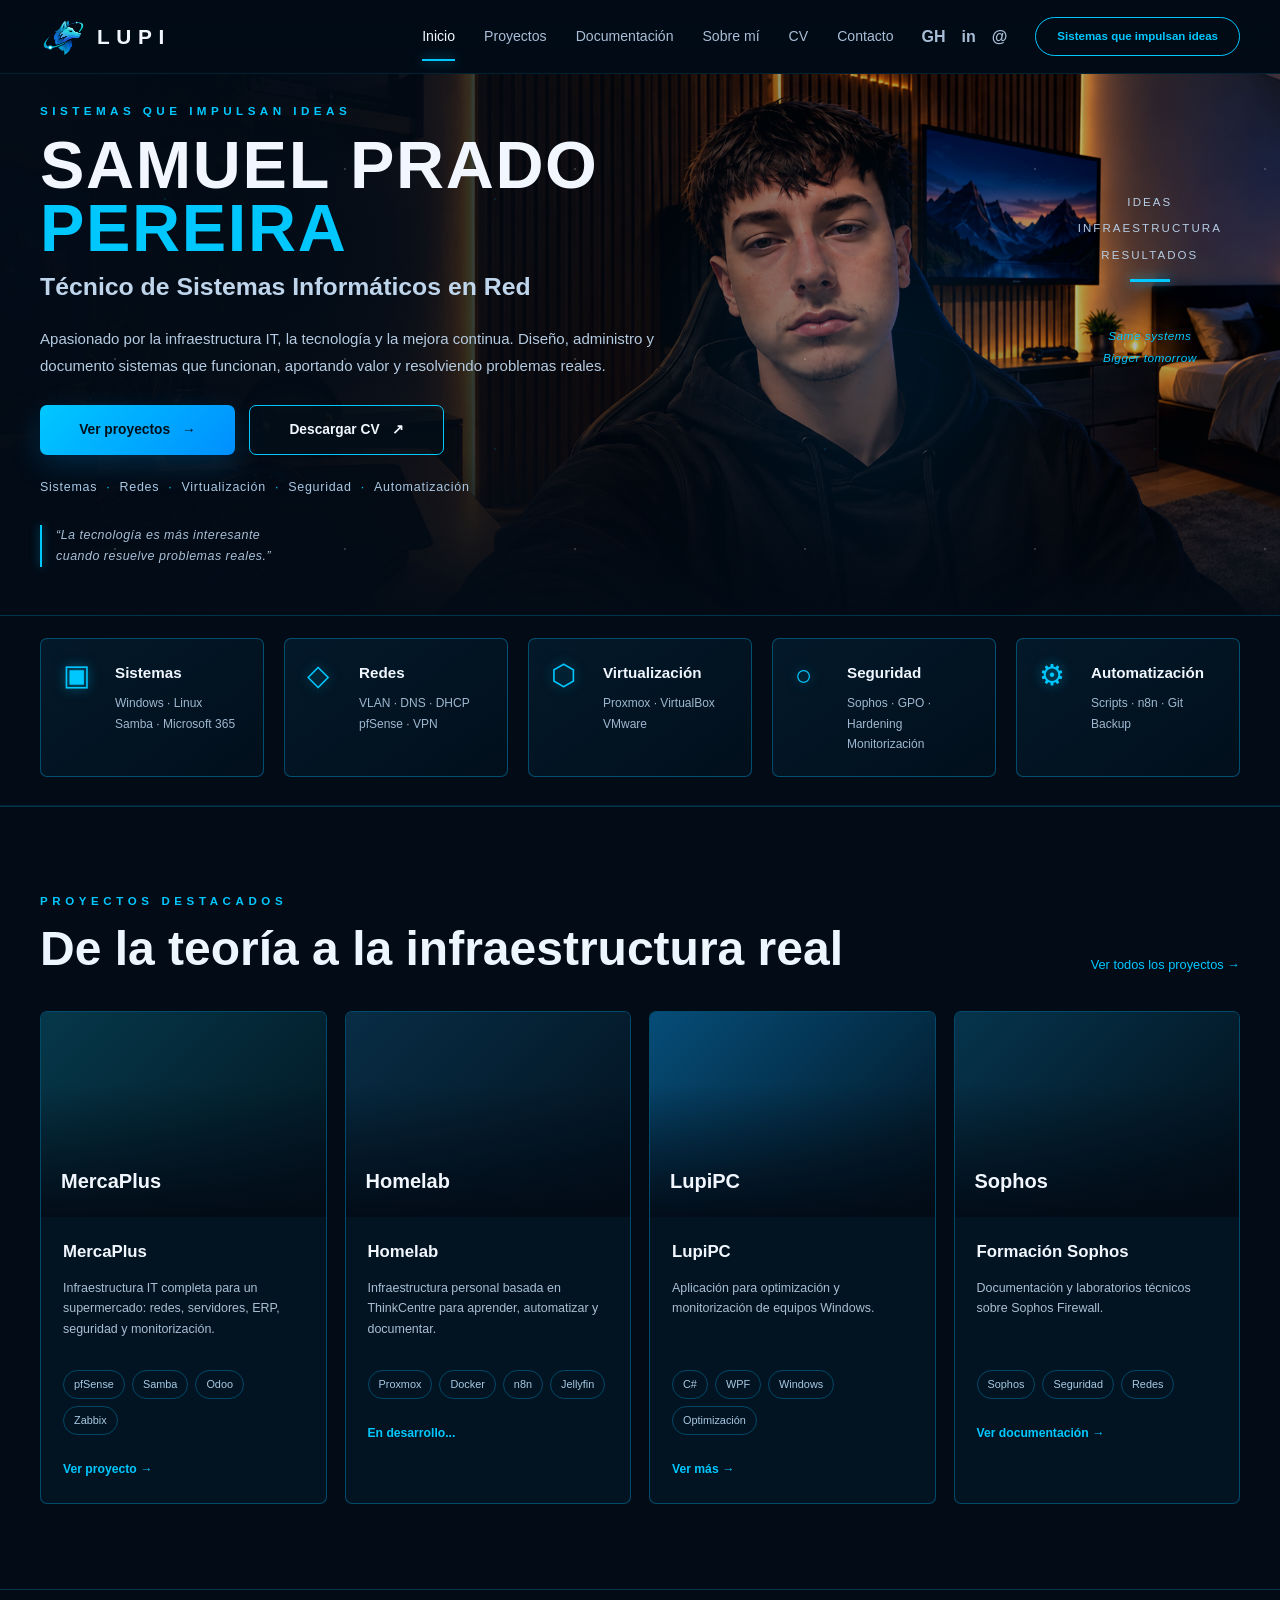
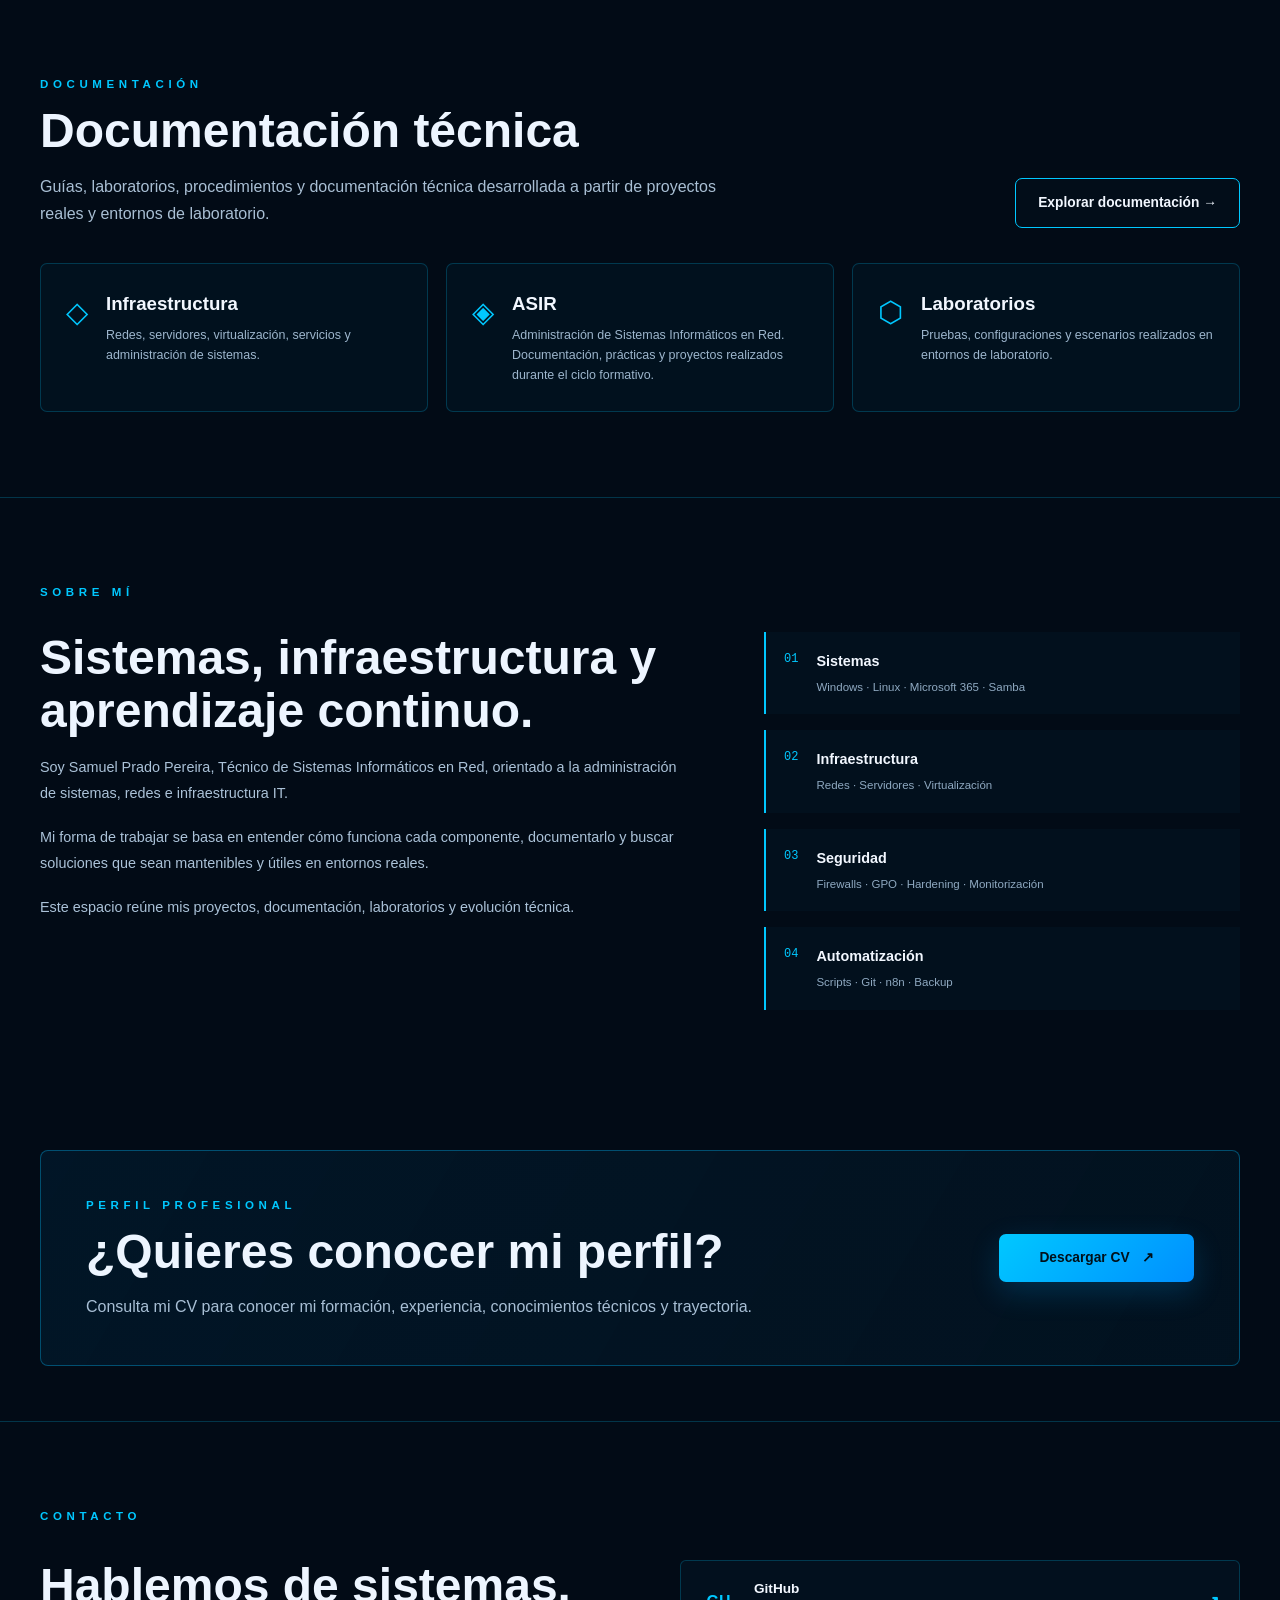
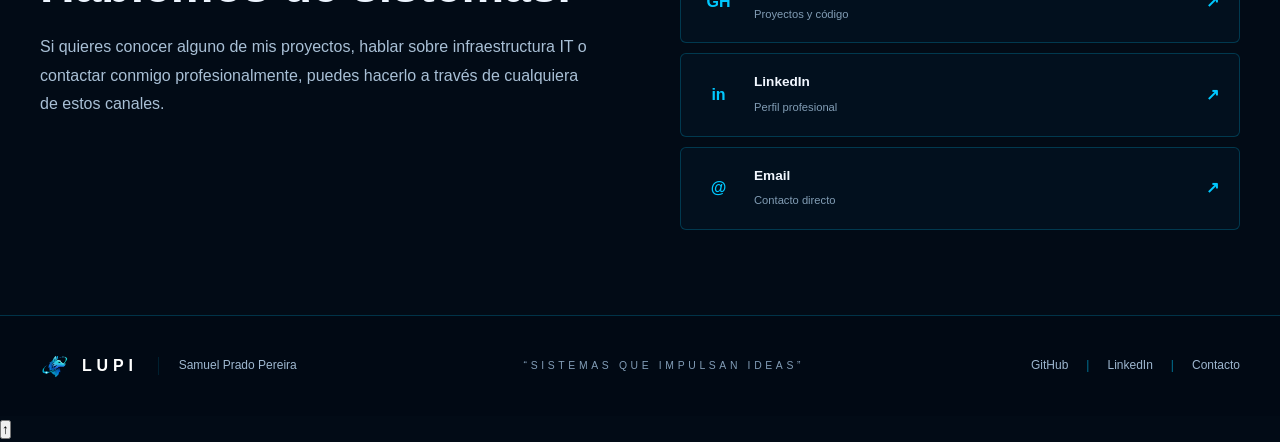
<file: index.html>
<!DOCTYPE html>
<html lang="es">
<head>
    <meta charset="UTF-8">
    <meta name="viewport" content="width=device-width, initial-scale=1.0">

    <title>Rincón de Lupi | Técnico de Sistemas</title>

    <link rel="icon" type="image/png" href="assets/images/logo/lupi.png">

    <link rel="stylesheet" href="css/styles.css">
</head>

<body>

    <div class="site-intro">

    <img
        src="assets/images/logo/lupi.png"
        alt="Lupi"
    >

</div>

    <header class="site-header" id="top">
        <div class="container header-inner">
            <a class="brand" href="#inicio" aria-label="Rincón de Lupi">
                <img src="assets/images/logo/lupi.png" alt="Lupi">
                <span>LUPI</span>
            </a>

            <button class="menu-toggle" aria-label="Abrir menú" aria-expanded="false">
                <span></span><span></span><span></span>
            </button>

            <nav class="main-nav" aria-label="Navegación principal">
                <a class="active" href="#inicio">Inicio</a>
                <a href="proyectos/index.html">Proyectos</a>
                <a href="documentacion/index.html">Documentación</a>
                <a href="sobre-mi/index.html">Sobre mí</a>
                <a href="cv/index.html">CV</a>
                <a href="#contacto">Contacto</a>
            </nav>

            <div class="header-actions">
                <a href="#" aria-label="GitHub">GH</a>
                <a href="#" aria-label="LinkedIn">in</a>
                <a href="mailto:correo@ejemplo.com" aria-label="Correo">@</a>
            </div>

            <span class="header-pill">Sistemas que impulsan ideas</span>
        </div>
    </header>

    <main>
        <section class="hero" id="inicio">

    <!-- Imagen principal del Hero -->
    <div class="hero-background">
        <img
            src="assets/images/hero/hero.png"
            alt="Samuel Prado Pereira en su entorno de trabajo"
        >
    </div>

    <!-- Oscurece la parte izquierda para mejorar la lectura -->
    <div class="hero-overlay"></div>

    <!-- Efectos visuales -->
    <div class="hero-glow"></div>
    <div class="stars"></div>

    <div class="container hero-inner">

        <!-- TEXTO -->
        <div class="hero-copy">

            <p class="eyebrow">
                SISTEMAS QUE IMPULSAN IDEAS
            </p>

            <h1>
                Samuel Prado
                <span>Pereira</span>
            </h1>

            <h2>
                Técnico de Sistemas Informáticos en Red
            </h2>

            <p class="hero-text">
                Apasionado por la infraestructura IT, la tecnología y la mejora continua.
                Diseño, administro y documento sistemas que funcionan,
                aportando valor y resolviendo problemas reales.
            </p>

            <div class="hero-buttons">

                <a href="#proyectos" class="button button-primary">
                    Ver proyectos
                    <span>→</span>
                </a>

                <a href="#cv" class="button button-secondary">
                    Descargar CV
                    <span>↗</span>
                </a>

            </div>

            <div class="hero-skills">

                <span>Sistemas</span>
                <i>·</i>

                <span>Redes</span>
                <i>·</i>

                <span>Virtualización</span>
                <i>·</i>

                <span>Seguridad</span>
                <i>·</i>

                <span>Automatización</span>

            </div>

            <div class="hero-quote">
                <span></span>
                <p>
                    “La tecnología es más interesante<br>
                    cuando resuelve problemas reales.”
                </p>
            </div>

        </div>


        <!-- ELEMENTOS SOBRE LA IMAGEN -->
        <div class="hero-decoration">

            <div class="hero-words">

                <span>IDEAS</span>
                <span>INFRAESTRUCTURA</span>
                <span>RESULTADOS</span>

                <b></b>

                <small>
                    Same systems<br>
                    Bigger tomorrow
                </small>

            </div>

        </div>

    </div>

</section>

</section>

<!-- =========================================
     ESPECIALIDADES
========================================= -->

<section class="specialties">

    <div class="container">

        <div class="specialties-grid">

            <article class="specialty">
                <div class="specialty-icon">▣</div>

                <div>
                    <h3>Sistemas</h3>
                    <p>
                        Windows · Linux<br>
                        Samba · Microsoft 365
                    </p>
                </div>
            </article>


            <article class="specialty">
                <div class="specialty-icon">◇</div>

                <div>
                    <h3>Redes</h3>
                    <p>
                        VLAN · DNS · DHCP<br>
                        pfSense · VPN
                    </p>
                </div>
            </article>


            <article class="specialty">
                <div class="specialty-icon">⬡</div>

                <div>
                    <h3>Virtualización</h3>
                    <p>
                        Proxmox · VirtualBox<br>
                        VMware
                    </p>
                </div>
            </article>


            <article class="specialty">
                <div class="specialty-icon">○</div>

                <div>
                    <h3>Seguridad</h3>
                    <p>
                        Sophos · GPO · Hardening<br>
                        Monitorización
                    </p>
                </div>
            </article>


            <article class="specialty">
                <div class="specialty-icon">⚙</div>

                <div>
                    <h3>Automatización</h3>
                    <p>
                        Scripts · n8n · Git<br>
                        Backup
                    </p>
                </div>
            </article>

        </div>

    </div>

</section>

<!-- =========================================
     PROYECTOS
========================================= -->

<section class="projects-section" id="proyectos">

    <div class="container">

        <div class="section-heading">

            <div>
                <p class="section-eyebrow">
                    PROYECTOS DESTACADOS
                </p>

                <h2>
                    De la teoría a la infraestructura real
                </h2>
            </div>

            <a href="proyectos/index.html" class="section-link">
                Ver todos los proyectos →
            </a>

        </div>


        <div class="project-grid">


            <!-- MERCAPLUS -->

            <article class="project-card">

                <div class="project-image project-mercaplus">
                    <span>MercaPlus</span>
                </div>

                <div class="project-body">

                    <h3>MercaPlus</h3>

                    <p>
                        Infraestructura IT completa para un supermercado:
                        redes, servidores, ERP, seguridad y monitorización.
                    </p>

                    <div class="project-tags">

                        <span>pfSense</span>
                        <span>Samba</span>
                        <span>Odoo</span>
                        <span>Zabbix</span>

                    </div>

                    <a href="proyectos/mercaplus.html" class="project-link">
                        Ver proyecto →
                </a>

                </div>

            </article>


            <!-- HOMELAB -->

            <article class="project-card">

                <div class="project-image project-homelab">
                    <span>Homelab</span>
                </div>

                <div class="project-body">

                    <h3>Homelab</h3>

                    <p>
                        Infraestructura personal basada en ThinkCentre
                        para aprender, automatizar y documentar.
                    </p>

                    <div class="project-tags">

                        <span>Proxmox</span>
                        <span>Docker</span>
                        <span>n8n</span>
                        <span>Jellyfin</span>

                    </div>

                    <span class="project-status">
                        En desarrollo...
                    </span>

                </div>

            </article>


            <!-- LUPIPC -->

            <article class="project-card">

                <div class="project-image project-lupipc">
                    <span>LupiPC</span>
                </div>

                <div class="project-body">

                    <h3>LupiPC</h3>

                    <p>
                        Aplicación para optimización y monitorización
                        de equipos Windows.
                    </p>

                    <div class="project-tags">

                        <span>C#</span>
                        <span>WPF</span>
                        <span>Windows</span>
                        <span>Optimización</span>

                    </div>

                    <a href="#" class="project-link">
                        Ver más →
                    </a>

                </div>

            </article>


            <!-- SOPHOS -->

            <article class="project-card">

                <div class="project-image project-sophos">
                    <span>Sophos</span>
                </div>

                <div class="project-body">

                    <h3>Formación Sophos</h3>

                    <p>
                        Documentación y laboratorios técnicos
                        sobre Sophos Firewall.
                    </p>

                    <div class="project-tags">

                        <span>Sophos</span>
                        <span>Seguridad</span>
                        <span>Redes</span>

                    </div>

                    <a href="#documentacion" class="project-link">
                        Ver documentación →
                    </a>

                </div>

            </article>

        </div>

    </div>

</section>

<!-- =========================================
     DOCUMENTACIÓN
========================================= -->

<section class="documentation-section" id="documentacion">

    <div class="container">

        <div class="section-eyebrow">
            DOCUMENTACIÓN
        </div>

        <div class="documentation-content">

            <div>

                <h2>
                    Documentación técnica
                </h2>

                <p>
                    Guías, laboratorios, procedimientos y documentación
                    técnica desarrollada a partir de proyectos reales
                    y entornos de laboratorio.
                </p>

            </div>

            <a href="documentacion/index.html" class="button button-secondary">
                Explorar documentación →
            </a>

        </div>


        <div class="documentation-grid">


            <article class="documentation-card">

                <span class="documentation-icon">
                    ◇
                </span>

                <div>

                    <h3>
                        Infraestructura
                    </h3>

                    <p>
                        Redes, servidores, virtualización,
                        servicios y administración de sistemas.
                    </p>

                </div>

            </article>


            <article class="documentation-card">

                <span class="documentation-icon">
                    ◈
                </span>

                <div>

                    <h3>
                        ASIR
                    </h3>

                    <p>
                        Administración de Sistemas Informáticos en Red.
                        Documentación, prácticas y proyectos realizados durante el ciclo formativo.
                    </p>

                </div>

            </article>


            <article class="documentation-card">

                <span class="documentation-icon">
                    ⬡
                </span>

                <div>

                    <h3>
                        Laboratorios
                    </h3>

                    <p>
                        Pruebas, configuraciones y escenarios
                        realizados en entornos de laboratorio.
                    </p>

                </div>

            </article>

        </div>

    </div>

</section>

<!-- =========================================
     SOBRE MÍ
========================================= -->

<section class="about-section" id="sobre-mi">

    <div class="container">

        <div class="section-eyebrow">
            SOBRE MÍ
        </div>

        <div class="about-grid">

            <div class="about-copy">

                <h2>
                    Sistemas, infraestructura
                    y aprendizaje continuo.
                </h2>

                <p>
                    Soy Samuel Prado Pereira, Técnico de Sistemas
                    Informáticos en Red, orientado a la administración
                    de sistemas, redes e infraestructura IT.
                </p>

                <p>
                    Mi forma de trabajar se basa en entender cómo
                    funciona cada componente, documentarlo y buscar
                    soluciones que sean mantenibles y útiles en
                    entornos reales.
                </p>

                <p>
                    Este espacio reúne mis proyectos, documentación,
                    laboratorios y evolución técnica.
                </p>

            </div>


            <div class="about-details">

                <div class="about-detail">

                    <span>01</span>

                    <div>
                        <h3>Sistemas</h3>
                        <p>
                            Windows · Linux · Microsoft 365 · Samba
                        </p>
                    </div>

                </div>


                <div class="about-detail">

                    <span>02</span>

                    <div>
                        <h3>Infraestructura</h3>
                        <p>
                            Redes · Servidores · Virtualización
                        </p>
                    </div>

                </div>


                <div class="about-detail">

                    <span>03</span>

                    <div>
                        <h3>Seguridad</h3>
                        <p>
                            Firewalls · GPO · Hardening · Monitorización
                        </p>
                    </div>

                </div>


                <div class="about-detail">

                    <span>04</span>

                    <div>
                        <h3>Automatización</h3>
                        <p>
                            Scripts · Git · n8n · Backup
                        </p>
                    </div>

                </div>

            </div>

        </div>

    </div>

</section>

<!-- =========================================
     CV
========================================= -->

<section class="cv-section" id="cv">

    <div class="container">

        <div class="cv-box">

            <div>

                <p class="section-eyebrow">
                    PERFIL PROFESIONAL
                </p>

                <h2>
                    ¿Quieres conocer mi perfil?
                </h2>

                <p>
                    Consulta mi CV para conocer mi formación,
                    experiencia, conocimientos técnicos y trayectoria.
                </p>

            </div>

            <a href="assets/cv/cv.pdf"
               class="button button-primary"
               target="_blank">

                Descargar CV
                <span>↗</span>

            </a>

        </div>

    </div>

</section>

<!-- =========================================
     CONTACTO
========================================= -->

<section class="contact-section" id="contacto">

    <div class="container">

        <div class="section-eyebrow">
            CONTACTO
        </div>

        <div class="contact-grid">

            <div class="contact-copy">

                <h2>
                    Hablemos de sistemas.
                </h2>

                <p>
                    Si quieres conocer alguno de mis proyectos,
                    hablar sobre infraestructura IT o contactar
                    conmigo profesionalmente, puedes hacerlo
                    a través de cualquiera de estos canales.
                </p>

            </div>


            <div class="contact-links">

                <a href="https://github.com/prapersam"
                   target="_blank"
                   class="contact-link">

                    <span>GH</span>

                    <div>
                        <strong>GitHub</strong>
                        <small>
                            Proyectos y código
                        </small>
                    </div>

                    <b>↗</b>

                </a>


                <a href="#"
                   class="contact-link">

                    <span>in</span>

                    <div>
                        <strong>LinkedIn</strong>
                        <small>
                            Perfil profesional
                        </small>
                    </div>

                    <b>↗</b>

                </a>


                <a href="mailto:contacto@rincondelupi.com"
                   class="contact-link">

                    <span>@</span>

                    <div>
                        <strong>Email</strong>
                        <small>
                            Contacto directo
                        </small>
                    </div>

                    <b>↗</b>

                </a>

            </div>

        </div>

    </div>

</section>

<!-- =========================================
     FOOTER
========================================= -->

<footer class="site-footer">

    <div class="container footer-inner">

        <div class="footer-brand">

            <img
                src="assets/images/logo/lupi.png"
                alt="Lupi"
                class="footer-logo"
            >

            <strong>LUPI</strong>

            <span></span>

            <p>Samuel Prado Pereira</p>

        </div>

        <div class="footer-slogan">
            “SISTEMAS QUE IMPULSAN IDEAS”
        </div>

        <div class="footer-links">

            <a href="https://github.com/prapersam"
               target="_blank"
               rel="noopener noreferrer">
                GitHub
            </a>

            <span>|</span>

            <a href="#">
                LinkedIn
            </a>

            <span>|</span>

            <a href="#contacto">
                Contacto
            </a>

        </div>

    </div>

</footer>

    <script src="js/main.js"></script>

</body>
</html>
</file>
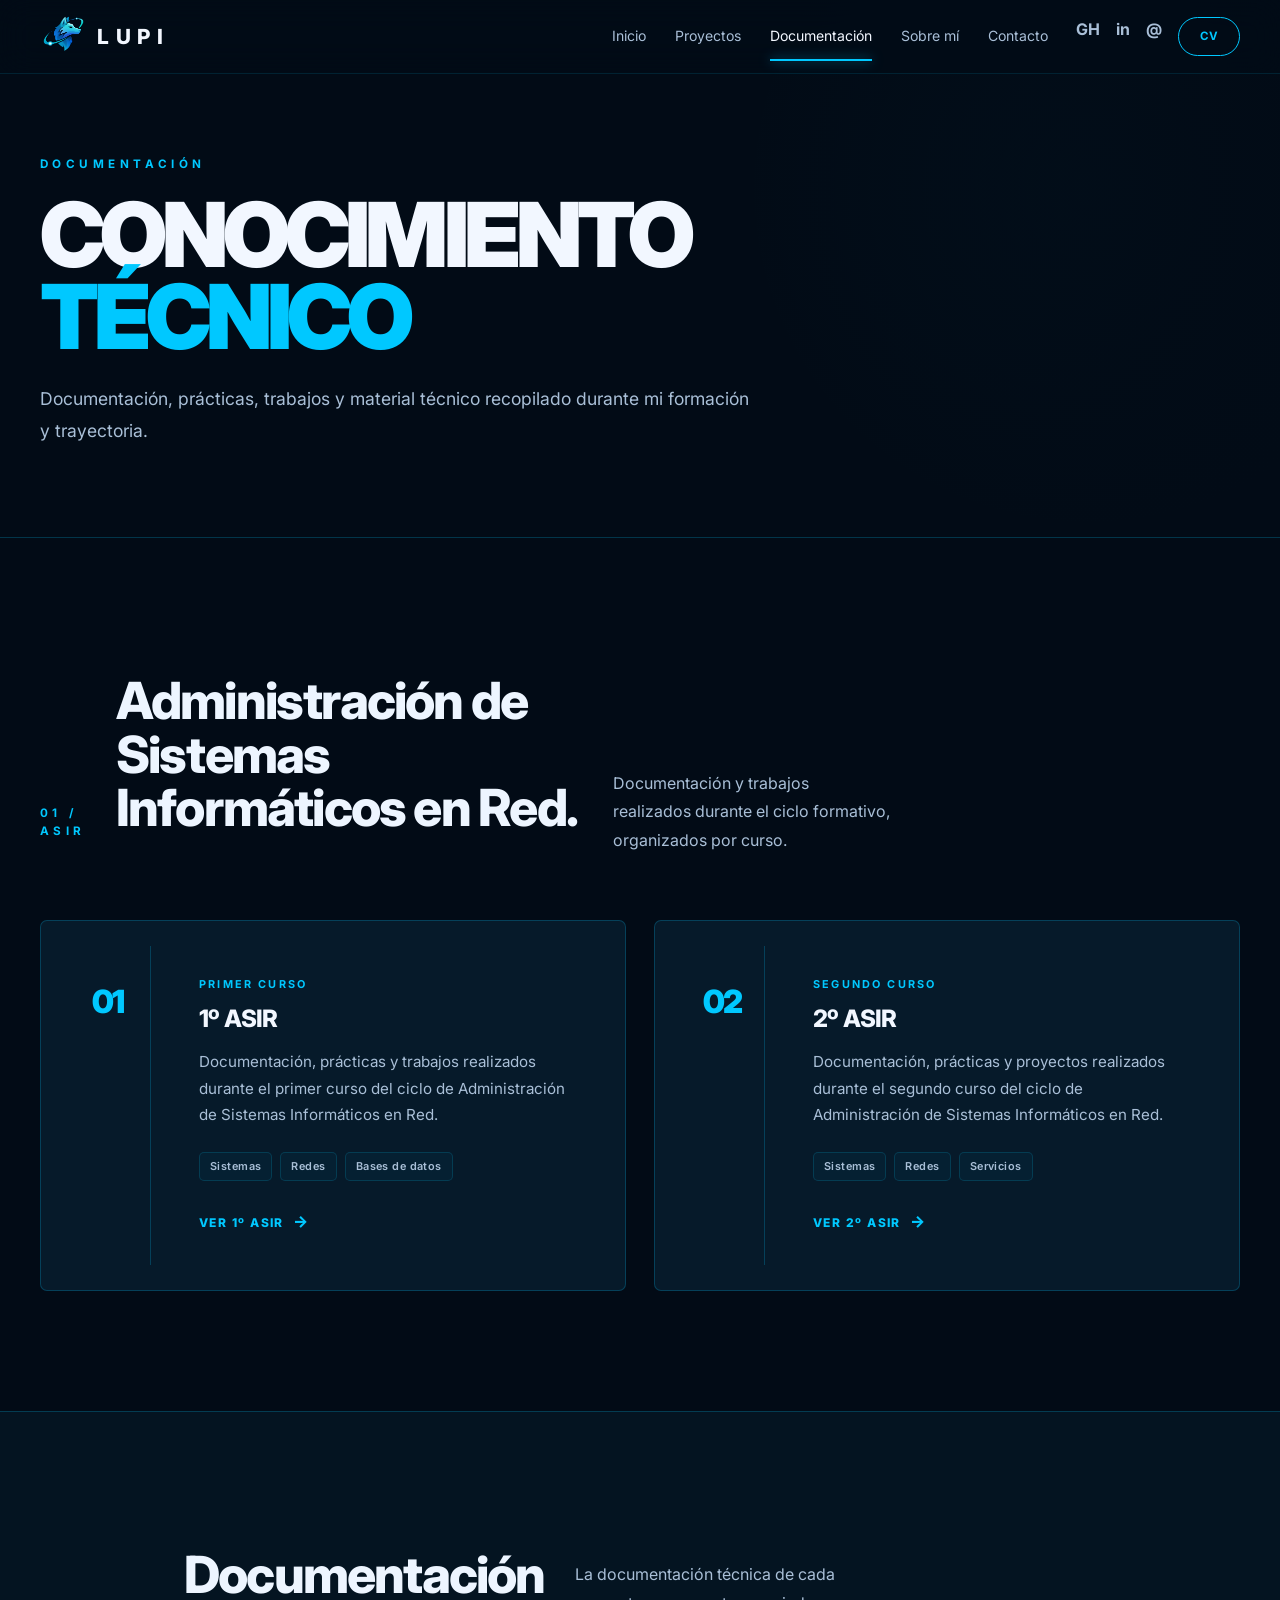
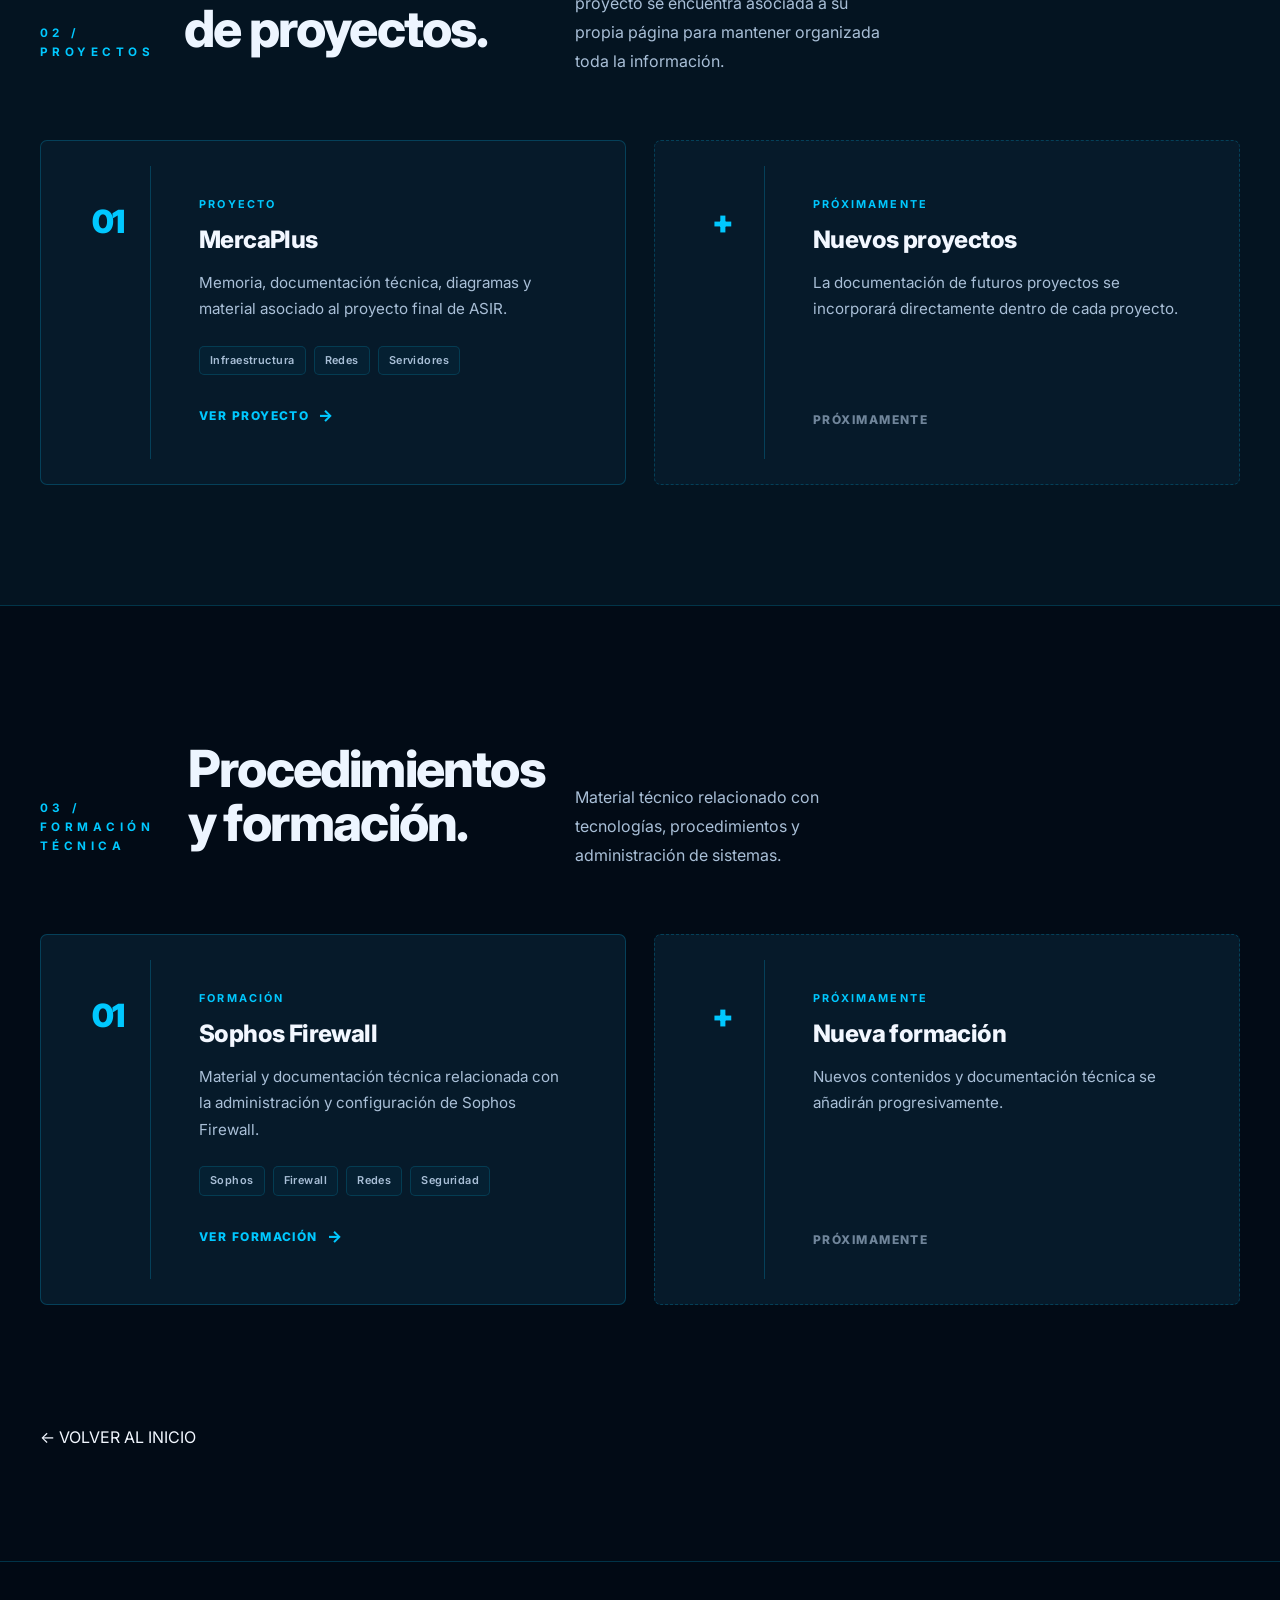
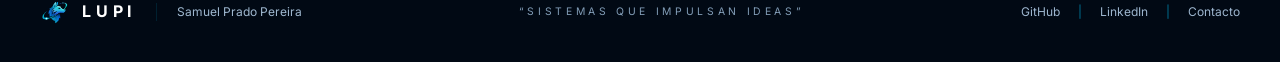
<file: documentacion/index.html>
<!DOCTYPE html>
<html lang="es">

<head>

    <meta charset="UTF-8">
    <meta name="viewport" content="width=device-width, initial-scale=1.0">

    <title>Documentación | Rincón de Lupi</title>

    <meta
        name="description"
        content="Documentación técnica, formación y trabajos de Samuel Prado Pereira."
    >

    <!-- Favicon -->
    <link
        rel="icon"
        type="image/png"
        href="../assets/images/logo/lupi.png"
    >

    <!-- Fuente -->
    <link rel="preconnect" href="https://fonts.googleapis.com">
    <link rel="preconnect" href="https://fonts.gstatic.com" crossorigin>

    <link
        href="https://fonts.googleapis.com/css2?family=Inter:wght@400;500;600;700;800;900&display=swap"
        rel="stylesheet"
    >

    <!-- CSS principal -->
    <link rel="stylesheet" href="../css/styles.css">

    <!-- CSS documentación -->
    <link rel="stylesheet" href="../css/documentacion.css">

</head>


<body>


    <!-- =========================================================
         HEADER
    ========================================================== -->

    <header class="site-header">

        <div class="container header-inner">


            <a
                href="../index.html"
                class="brand"
                aria-label="Rincón de Lupi - Inicio"
            >

                <div class="brand-mark">

                    <img
                        src="../assets/images/logo/lupi.png"
                        alt="Lupi"
                    >

                </div>

                <span class="brand-name">
                    LUPI
                </span>

            </a>


            <nav
                class="main-nav"
                aria-label="Navegación principal"
            >

                <a href="../index.html">
                    Inicio
                </a>

                <a href="../proyectos/">
                    Proyectos
                </a>

                <a
                    href="index.html"
                    class="active"
                >
                    Documentación
                </a>

                <a href="../sobre-mi/">
                    Sobre mí
                </a>

                <a href="../index.html#contacto">
                    Contacto
                </a>

            </nav>


            <div class="header-actions">

                <a
                    href="https://github.com/prapersam"
                    class="header-icon"
                    target="_blank"
                    rel="noopener noreferrer"
                    aria-label="GitHub"
                >
                    GH
                </a>

                <a
                    href="https://www.linkedin.com/"
                    class="header-icon"
                    target="_blank"
                    rel="noopener noreferrer"
                    aria-label="LinkedIn"
                >
                    in
                </a>

                <a
                    href="mailto:"
                    class="header-icon"
                    aria-label="Correo electrónico"
                >
                    @
                </a>

                <a
                    href="../index.html#cv"
                    class="header-pill"
                >
                    CV
                </a>

            </div>


            <button
                class="menu-toggle"
                type="button"
                aria-label="Abrir menú"
                aria-expanded="false"
            >

                <span></span>
                <span></span>
                <span></span>

            </button>

        </div>

    </header>



    <!-- =========================================================
         MAIN
    ========================================================== -->

    <main>


        <!-- =====================================================
             HERO
        ====================================================== -->

        <section class="documentation-hero">

            <div class="container">

                <div class="documentation-hero-content">

                    <span class="eyebrow">
                        DOCUMENTACIÓN
                    </span>

                    <h1>
                        CONOCIMIENTO<br>
                        <span>TÉCNICO</span>
                    </h1>

                    <p>
                        Documentación, prácticas, trabajos y material
                        técnico recopilado durante mi formación y
                        trayectoria.
                    </p>

                </div>

            </div>

        </section>



        <!-- =====================================================
             ASIR
        ====================================================== -->

        <section class="documentation-section">

            <div class="container">


                <div class="section-heading">

                    <span class="eyebrow">
                        01 / ASIR
                    </span>

                    <h2>
                        Administración de Sistemas
                        Informáticos en Red.
                    </h2>

                    <p>
                        Documentación y trabajos realizados durante el
                        ciclo formativo, organizados por curso.
                    </p>

                </div>


                <div class="documentation-grid">


                    <!-- 1º ASIR -->

                    <article class="documentation-card">

                        <div class="documentation-card-number">
                            01
                        </div>

                        <div class="documentation-card-content">

                            <span class="documentation-card-label">
                                PRIMER CURSO
                            </span>

                            <h3>
                                1º ASIR
                            </h3>

                            <p>
                                Documentación, prácticas y trabajos
                                realizados durante el primer curso
                                del ciclo de Administración de
                                Sistemas Informáticos en Red.
                            </p>


                            <div class="documentation-tags">

                                <span>
                                    Sistemas
                                </span>

                                <span>
                                    Redes
                                </span>

                                <span>
                                    Bases de datos
                                </span>

                            </div>


                            <a
                                href="asir/primero.html"
                                class="documentation-link"
                            >
                                VER 1º ASIR
                                <span>→</span>
                            </a>

                        </div>

                    </article>



                    <!-- 2º ASIR -->

                    <article class="documentation-card">

                        <div class="documentation-card-number">
                            02
                        </div>

                        <div class="documentation-card-content">

                            <span class="documentation-card-label">
                                SEGUNDO CURSO
                            </span>

                            <h3>
                                2º ASIR
                            </h3>

                            <p>
                                Documentación, prácticas y proyectos
                                realizados durante el segundo curso
                                del ciclo de Administración de
                                Sistemas Informáticos en Red.
                            </p>


                            <div class="documentation-tags">

                                <span>
                                    Sistemas
                                </span>

                                <span>
                                    Redes
                                </span>

                                <span>
                                    Servicios
                                </span>

                            </div>


                            <a
                                href="asir/segundo.html"
                                class="documentation-link"
                            >
                                VER 2º ASIR
                                <span>→</span>
                            </a>

                        </div>

                    </article>

                </div>

            </div>

        </section>



        <!-- =====================================================
             PROYECTOS
        ====================================================== -->

        <section class="documentation-section documentation-section-soft">

            <div class="container">


                <div class="section-heading">

                    <span class="eyebrow">
                        02 / PROYECTOS
                    </span>

                    <h2>
                        Documentación de proyectos.
                    </h2>

                    <p>
                        La documentación técnica de cada proyecto se
                        encuentra asociada a su propia página para
                        mantener organizada toda la información.
                    </p>

                </div>


                <div class="documentation-grid">


                    <article class="documentation-card">

                        <div class="documentation-card-number">
                            01
                        </div>

                        <div class="documentation-card-content">

                            <span class="documentation-card-label">
                                PROYECTO
                            </span>

                            <h3>
                                MercaPlus
                            </h3>

                            <p>
                                Memoria, documentación técnica,
                                diagramas y material asociado al
                                proyecto final de ASIR.
                            </p>


                            <div class="documentation-tags">

                                <span>
                                    Infraestructura
                                </span>

                                <span>
                                    Redes
                                </span>

                                <span>
                                    Servidores
                                </span>

                            </div>


                            <a
                                href="../proyectos/mercaplus.html"
                                class="documentation-link"
                            >
                                VER PROYECTO
                                <span>→</span>
                            </a>

                        </div>

                    </article>



                    <article class="documentation-card documentation-card-future">

                        <div class="documentation-card-number">
                            +
                        </div>

                        <div class="documentation-card-content">

                            <span class="documentation-card-label">
                                PRÓXIMAMENTE
                            </span>

                            <h3>
                                Nuevos proyectos
                            </h3>

                            <p>
                                La documentación de futuros proyectos
                                se incorporará directamente dentro de
                                cada proyecto.
                            </p>

                            <span class="documentation-link disabled">
                                PRÓXIMAMENTE
                            </span>

                        </div>

                    </article>

                </div>

            </div>

        </section>



        <!-- =====================================================
             FORMACIÓN TÉCNICA
        ====================================================== -->

        <section class="documentation-section">

            <div class="container">


                <div class="section-heading">

                    <span class="eyebrow">
                        03 / FORMACIÓN TÉCNICA
                    </span>

                    <h2>
                        Procedimientos y formación.
                    </h2>

                    <p>
                        Material técnico relacionado con tecnologías,
                        procedimientos y administración de sistemas.
                    </p>

                </div>


                <div class="documentation-grid">


                    <article class="documentation-card">

                        <div class="documentation-card-number">
                            01
                        </div>

                        <div class="documentation-card-content">

                            <span class="documentation-card-label">
                                FORMACIÓN
                            </span>

                            <h3>
                                Sophos Firewall
                            </h3>

                            <p>
                                Material y documentación técnica
                                relacionada con la administración y
                                configuración de Sophos Firewall.
                            </p>


                            <div class="documentation-tags">

                                <span>
                                    Sophos
                                </span>

                                <span>
                                    Firewall
                                </span>

                                <span>
                                    Redes
                                </span>

                                <span>
                                    Seguridad
                                </span>

                            </div>


                            <a
                                href="formacion/"
                                class="documentation-link"
                            >
                                VER FORMACIÓN
                                <span>→</span>
                            </a>

                        </div>

                    </article>



                    <article class="documentation-card documentation-card-future">

                        <div class="documentation-card-number">
                            +
                        </div>

                        <div class="documentation-card-content">

                            <span class="documentation-card-label">
                                PRÓXIMAMENTE
                            </span>

                            <h3>
                                Nueva formación
                            </h3>

                            <p>
                                Nuevos contenidos y documentación
                                técnica se añadirán progresivamente.
                            </p>

                            <span class="documentation-link disabled">
                                PRÓXIMAMENTE
                            </span>

                        </div>

                    </article>

                </div>

            </div>

        </section>



        <!-- =====================================================
             VOLVER
        ====================================================== -->

        <section class="documentation-back">

            <div class="container">

                <a
                    href="../index.html"
                    class="btn btn-secondary"
                >
                    ← VOLVER AL INICIO
                </a>

            </div>

        </section>

    </main>



    <!-- =========================================================
         FOOTER
    ========================================================== -->

    <footer class="site-footer">

        <div class="container footer-inner">


            <div class="footer-brand">

                <img
                    src="../assets/images/logo/lupi.png"
                    alt="Lupi"
                    class="footer-logo"
                >

                <strong>
                    LUPI
                </strong>

                <span></span>

                <p>
                    Samuel Prado Pereira
                </p>

            </div>


            <div class="footer-slogan">

                “SISTEMAS QUE IMPULSAN IDEAS”

            </div>


            <div class="footer-links">

                <a
                    href="https://github.com/prapersam"
                    target="_blank"
                    rel="noopener noreferrer"
                >
                    GitHub
                </a>

                <span>|</span>

                <a href="#">
                    LinkedIn
                </a>

                <span>|</span>

                <a href="../index.html#contacto">
                    Contacto
                </a>

            </div>

        </div>

    </footer>



    <!-- =========================================================
         JAVASCRIPT
    ========================================================== -->

    <script>

        const menuToggle =
            document.querySelector(".menu-toggle");

        const mainNav =
            document.querySelector(".main-nav");


        if (menuToggle && mainNav) {

            menuToggle.addEventListener("click", () => {

                const isOpen =
                    mainNav.classList.toggle("open");

                menuToggle.setAttribute(
                    "aria-expanded",
                    isOpen ? "true" : "false"
                );

            });


            mainNav
                .querySelectorAll("a")
                .forEach(link => {

                    link.addEventListener("click", () => {

                        mainNav.classList.remove("open");

                        menuToggle.setAttribute(
                            "aria-expanded",
                            "false"
                        );

                    });

                });

        }

    </script>

</body>

</html>
</file>
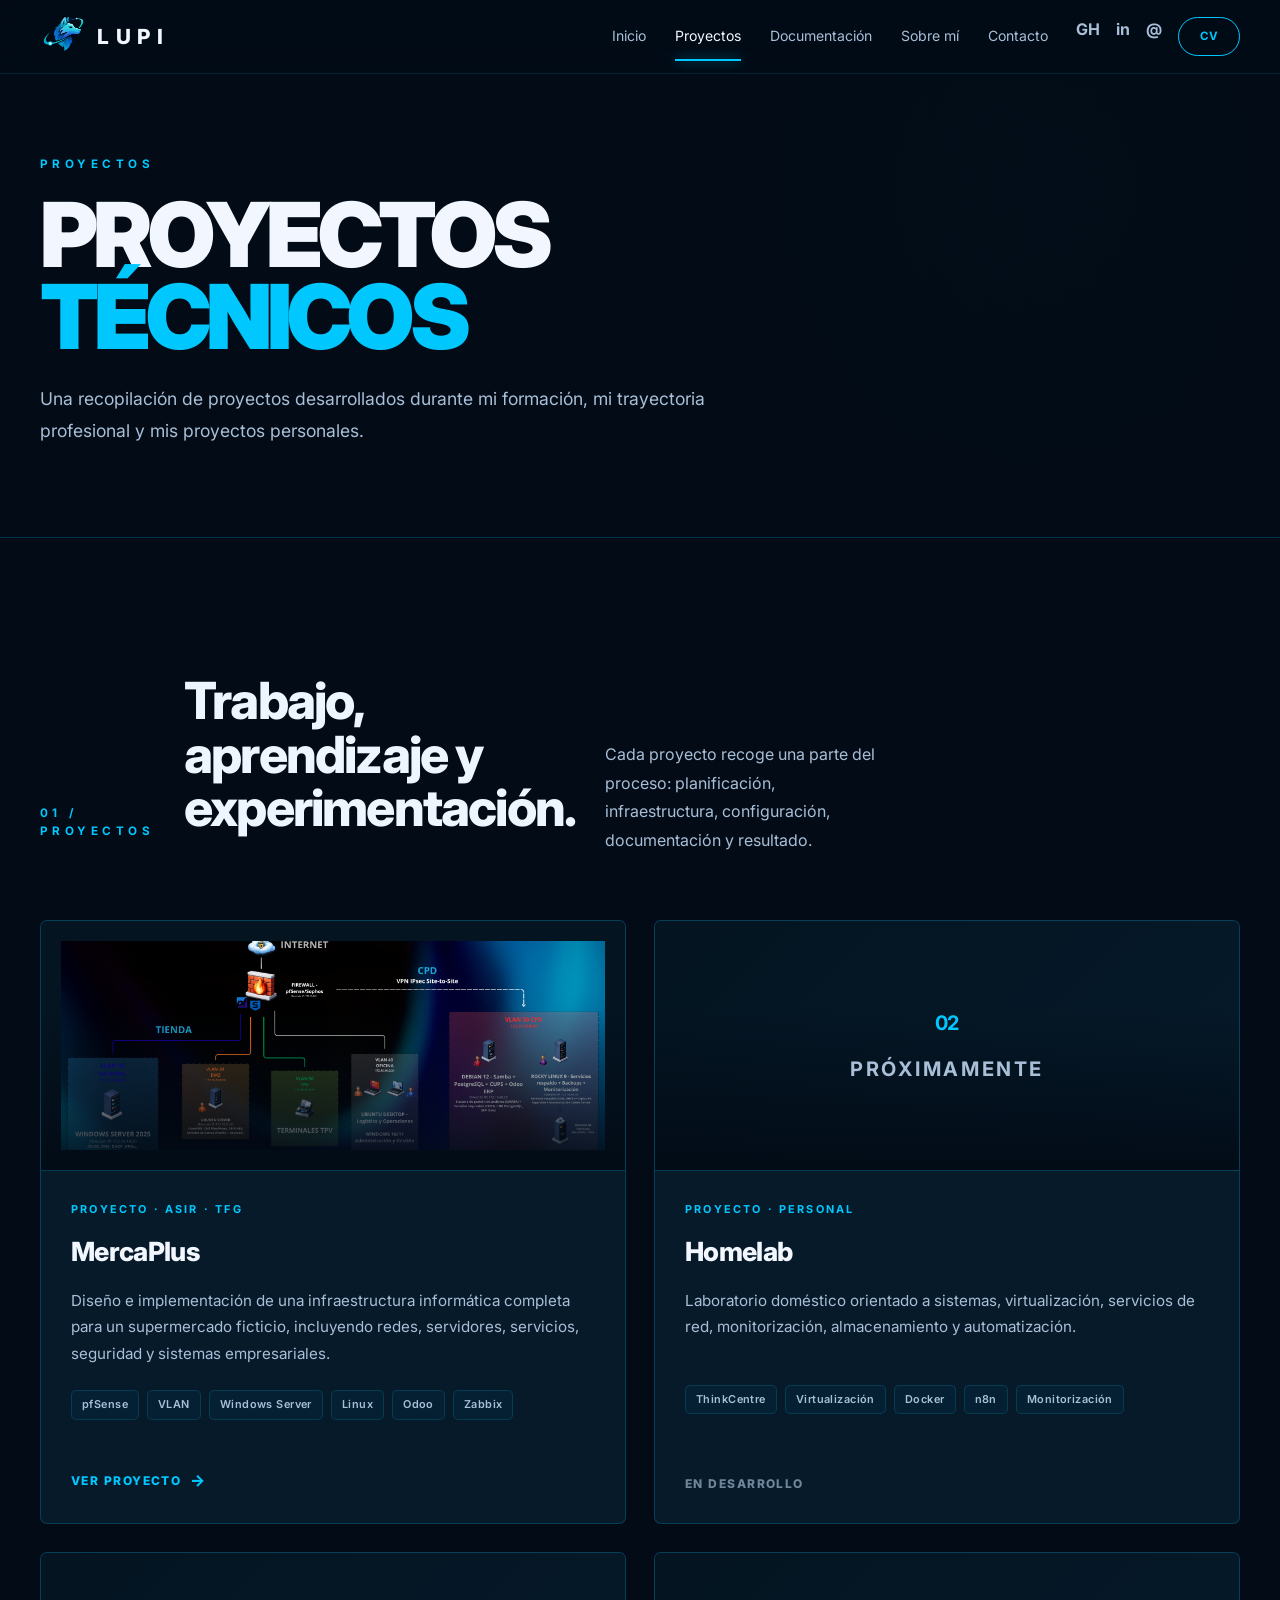
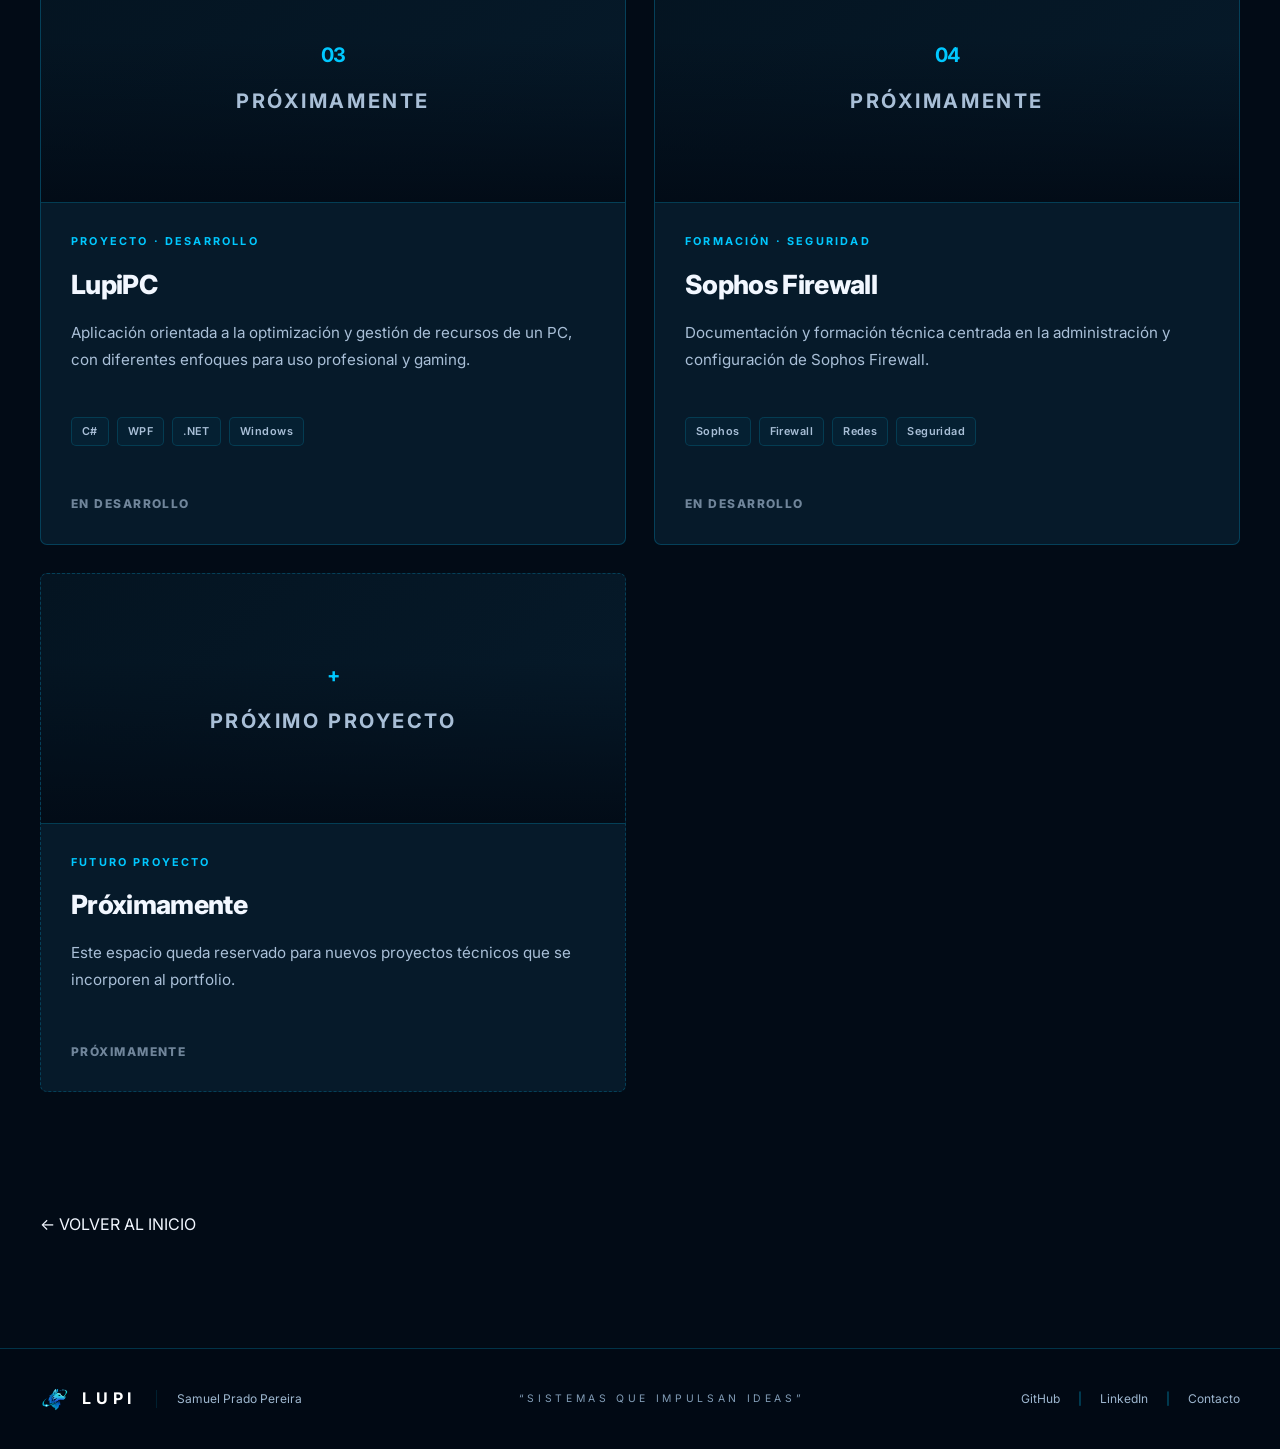
<file: proyectos/index.html>
<!DOCTYPE html>
<html lang="es">
<head>
    <meta charset="UTF-8">
    <meta name="viewport" content="width=device-width, initial-scale=1.0">

    <title>Proyectos | Rincón de Lupi</title>
    <meta
        name="description"
        content="Proyectos técnicos de Samuel Prado Pereira: infraestructura, sistemas, redes, automatización y desarrollo."
    >

    <!-- Favicon -->
    <link rel="icon" type="image/png" href="../assets/images/logo/lupi.png">

    <!-- Google Fonts -->
    <link rel="preconnect" href="https://fonts.googleapis.com">
    <link rel="preconnect" href="https://fonts.gstatic.com" crossorigin>
    <link
        href="https://fonts.googleapis.com/css2?family=Inter:wght@400;500;600;700;800;900&display=swap"
        rel="stylesheet"
    >

    <!-- CSS principal -->
    <link rel="stylesheet" href="../css/styles.css">

    <!-- CSS específico de proyectos -->
    <link rel="stylesheet" href="../css/proyectos.css">
</head>

<body>

    <!-- =========================================================
         HEADER
    ========================================================== -->

    <header class="site-header">

        <div class="container header-inner">

            <a href="../index.html" class="brand" aria-label="Rincón de Lupi - Inicio">

                <div class="brand-mark">
                    <img
                        src="../assets/images/logo/lupi.png"
                        alt="Lupi"
                    >
                </div>

                <span class="brand-name">LUPI</span>

            </a>


            <nav class="main-nav" aria-label="Navegación principal">

                <a href="../index.html">Inicio</a>

                <a href="index.html" class="active">
                    Proyectos
                </a>

                <a href="../documentacion/index.html">
                    Documentación
                </a>

                <a href="../index.html#sobre-mi">
                    Sobre mí
                </a>

                <a href="../index.html#contacto">
                    Contacto
                </a>

            </nav>


            <div class="header-actions">

                <a
                    href="https://github.com/prapersam"
                    class="header-icon"
                    target="_blank"
                    rel="noopener noreferrer"
                    aria-label="GitHub"
                >
                    GH
                </a>

                <a
                    href="https://www.linkedin.com/"
                    class="header-icon"
                    target="_blank"
                    rel="noopener noreferrer"
                    aria-label="LinkedIn"
                >
                    in
                </a>

                <a
                    href="mailto:"
                    class="header-icon"
                    aria-label="Correo electrónico"
                >
                    @
                </a>

                <a href="../index.html#cv" class="header-pill">
                    CV
                </a>

            </div>


            <!-- Menú móvil -->

            <button
                class="menu-toggle"
                type="button"
                aria-label="Abrir menú"
                aria-expanded="false"
            >
                <span></span>
                <span></span>
                <span></span>
            </button>

        </div>

    </header>


    <!-- =========================================================
         MAIN
    ========================================================== -->

    <main>

        <!-- =====================================================
             HERO
        ====================================================== -->

        <section class="projects-hero">

            <div class="container">

                <div class="projects-hero-content">

                    <span class="eyebrow">
                        PROYECTOS
                    </span>

                    <h1>
                        PROYECTOS<br>
                        <span>TÉCNICOS</span>
                    </h1>

                    <p>
                        Una recopilación de proyectos desarrollados durante
                        mi formación, mi trayectoria profesional y mis
                        proyectos personales.
                    </p>

                </div>

            </div>

        </section>


        <!-- =====================================================
             PROYECTOS
        ====================================================== -->

        <section class="projects-section">

            <div class="container">

                <div class="section-heading">

                    <span class="eyebrow">
                        01 / PROYECTOS
                    </span>

                    <h2>
                        Trabajo, aprendizaje y experimentación.
                    </h2>

                    <p>
                        Cada proyecto recoge una parte del proceso:
                        planificación, infraestructura, configuración,
                        documentación y resultado.
                    </p>

                </div>


                <!-- =================================================
                     GRID DE PROYECTOS
                ================================================== -->

                <div class="projects-grid">


                    <!-- =================================================
                         MERCAPLUS
                    ================================================== -->

                    <article class="project-card">

                        <a
                            href="mercaplus.html"
                            class="project-image-link"
                        >

                            <div class="project-image">

                                <img
                                    src="../assets/images/projects/mercaplus/MercaPlus%20by%20LupiX%20-%20Proyecto%20final%20de%20Grado%20Superior.png"
                                    alt="Arquitectura de red del proyecto MercaPlus"
                                >

                            </div>

                        </a>


                        <div class="project-body">

                            <div class="project-meta">
                                PROYECTO · ASIR · TFG
                            </div>

                            <h3>
                                MercaPlus
                            </h3>

                            <p>
                                Diseño e implementación de una infraestructura
                                informática completa para un supermercado
                                ficticio, incluyendo redes, servidores,
                                servicios, seguridad y sistemas empresariales.
                            </p>


                            <div class="project-tags">

                                <span>pfSense</span>
                                <span>VLAN</span>
                                <span>Windows Server</span>
                                <span>Linux</span>
                                <span>Odoo</span>
                                <span>Zabbix</span>

                            </div>


                            <a
                                href="mercaplus.html"
                                class="project-link"
                            >
                                VER PROYECTO
                                <span>→</span>
                            </a>

                        </div>

                    </article>


                    <!-- =================================================
                         HOMELAB
                    ================================================== -->

                    <article class="project-card">

                        <div class="project-image project-image-placeholder">

                            <div class="placeholder-content">

                                <span class="placeholder-number">
                                    02
                                </span>

                                <span>
                                    PRÓXIMAMENTE
                                </span>

                            </div>

                        </div>


                        <div class="project-body">

                            <div class="project-meta">
                                PROYECTO · PERSONAL
                            </div>

                            <h3>
                                Homelab
                            </h3>

                            <p>
                                Laboratorio doméstico orientado a sistemas,
                                virtualización, servicios de red,
                                monitorización, almacenamiento y
                                automatización.
                            </p>


                            <div class="project-tags">

                                <span>ThinkCentre</span>
                                <span>Virtualización</span>
                                <span>Docker</span>
                                <span>n8n</span>
                                <span>Monitorización</span>

                            </div>


                            <span class="project-link disabled">
                                EN DESARROLLO
                            </span>

                        </div>

                    </article>


                    <!-- =================================================
                         LUPIPC
                    ================================================== -->

                    <article class="project-card">

                        <div class="project-image project-image-placeholder">

                            <div class="placeholder-content">

                                <span class="placeholder-number">
                                    03
                                </span>

                                <span>
                                    PRÓXIMAMENTE
                                </span>

                            </div>

                        </div>


                        <div class="project-body">

                            <div class="project-meta">
                                PROYECTO · DESARROLLO
                            </div>

                            <h3>
                                LupiPC
                            </h3>

                            <p>
                                Aplicación orientada a la optimización y
                                gestión de recursos de un PC, con diferentes
                                enfoques para uso profesional y gaming.
                            </p>


                            <div class="project-tags">

                                <span>C#</span>
                                <span>WPF</span>
                                <span>.NET</span>
                                <span>Windows</span>

                            </div>


                            <span class="project-link disabled">
                                EN DESARROLLO
                            </span>

                        </div>

                    </article>


                    <!-- =================================================
                         SOPHOS
                    ================================================== -->

                    <article class="project-card">

                        <div class="project-image project-image-placeholder">

                            <div class="placeholder-content">

                                <span class="placeholder-number">
                                    04
                                </span>

                                <span>
                                    PRÓXIMAMENTE
                                </span>

                            </div>

                        </div>


                        <div class="project-body">

                            <div class="project-meta">
                                FORMACIÓN · SEGURIDAD
                            </div>

                            <h3>
                                Sophos Firewall
                            </h3>

                            <p>
                                Documentación y formación técnica centrada
                                en la administración y configuración de
                                Sophos Firewall.
                            </p>


                            <div class="project-tags">

                                <span>Sophos</span>
                                <span>Firewall</span>
                                <span>Redes</span>
                                <span>Seguridad</span>

                            </div>


                            <span class="project-link disabled">
                                EN DESARROLLO
                            </span>

                        </div>

                    </article>


                    <!-- =================================================
                         FUTURO PROYECTO
                    ================================================== -->

                    <article class="project-card project-card-future">

                        <div class="project-image project-image-placeholder">

                            <div class="placeholder-content">

                                <span class="placeholder-number">
                                    +
                                </span>

                                <span>
                                    PRÓXIMO PROYECTO
                                </span>

                            </div>

                        </div>


                        <div class="project-body">

                            <div class="project-meta">
                                FUTURO PROYECTO
                            </div>

                            <h3>
                                Próximamente
                            </h3>

                            <p>
                                Este espacio queda reservado para nuevos
                                proyectos técnicos que se incorporen al
                                portfolio.
                            </p>

                            <span class="project-link disabled">
                                PRÓXIMAMENTE
                            </span>

                        </div>

                    </article>

                </div>

            </div>

        </section>


        <!-- =====================================================
             VOLVER
        ====================================================== -->

        <section class="projects-back">

            <div class="container">

                <a href="../index.html" class="btn btn-secondary">
                    ← VOLVER AL INICIO
                </a>

            </div>

        </section>

    </main>


    <!-- =========================================================
         FOOTER
    ========================================================== -->

<footer class="site-footer">

    <div class="container footer-inner">

        <div class="footer-brand">

            <img
                src="../assets/images/logo/lupi.png"
                alt="Lupi"
                class="footer-logo"
            >

            <strong>LUPI</strong>

            <span></span>

            <p>
                Samuel Prado Pereira
            </p>

        </div>


        <div class="footer-slogan">

            “SISTEMAS QUE IMPULSAN IDEAS”

        </div>


        <div class="footer-links">

            <a
                href="https://github.com/prapersam"
                target="_blank"
                rel="noopener noreferrer"
            >
                GitHub
            </a>

            <span>|</span>

            <a href="#">
                LinkedIn
            </a>

            <span>|</span>

            <a href="../index.html#contacto">
                Contacto
            </a>

        </div>

    </div>

</footer>


    <!-- =========================================================
         JAVASCRIPT
    ========================================================== -->

    <script>

        const menuToggle = document.querySelector(".menu-toggle");
        const mainNav = document.querySelector(".main-nav");

        if (menuToggle && mainNav) {

            menuToggle.addEventListener("click", () => {

                const isOpen =
                    mainNav.classList.toggle("open");

                menuToggle.setAttribute(
                    "aria-expanded",
                    isOpen ? "true" : "false"
                );

            });


            mainNav.querySelectorAll("a").forEach(link => {

                link.addEventListener("click", () => {

                    mainNav.classList.remove("open");

                    menuToggle.setAttribute(
                        "aria-expanded",
                        "false"
                    );

                });

            });

        }

    </script>

</body>
</html>
</file>
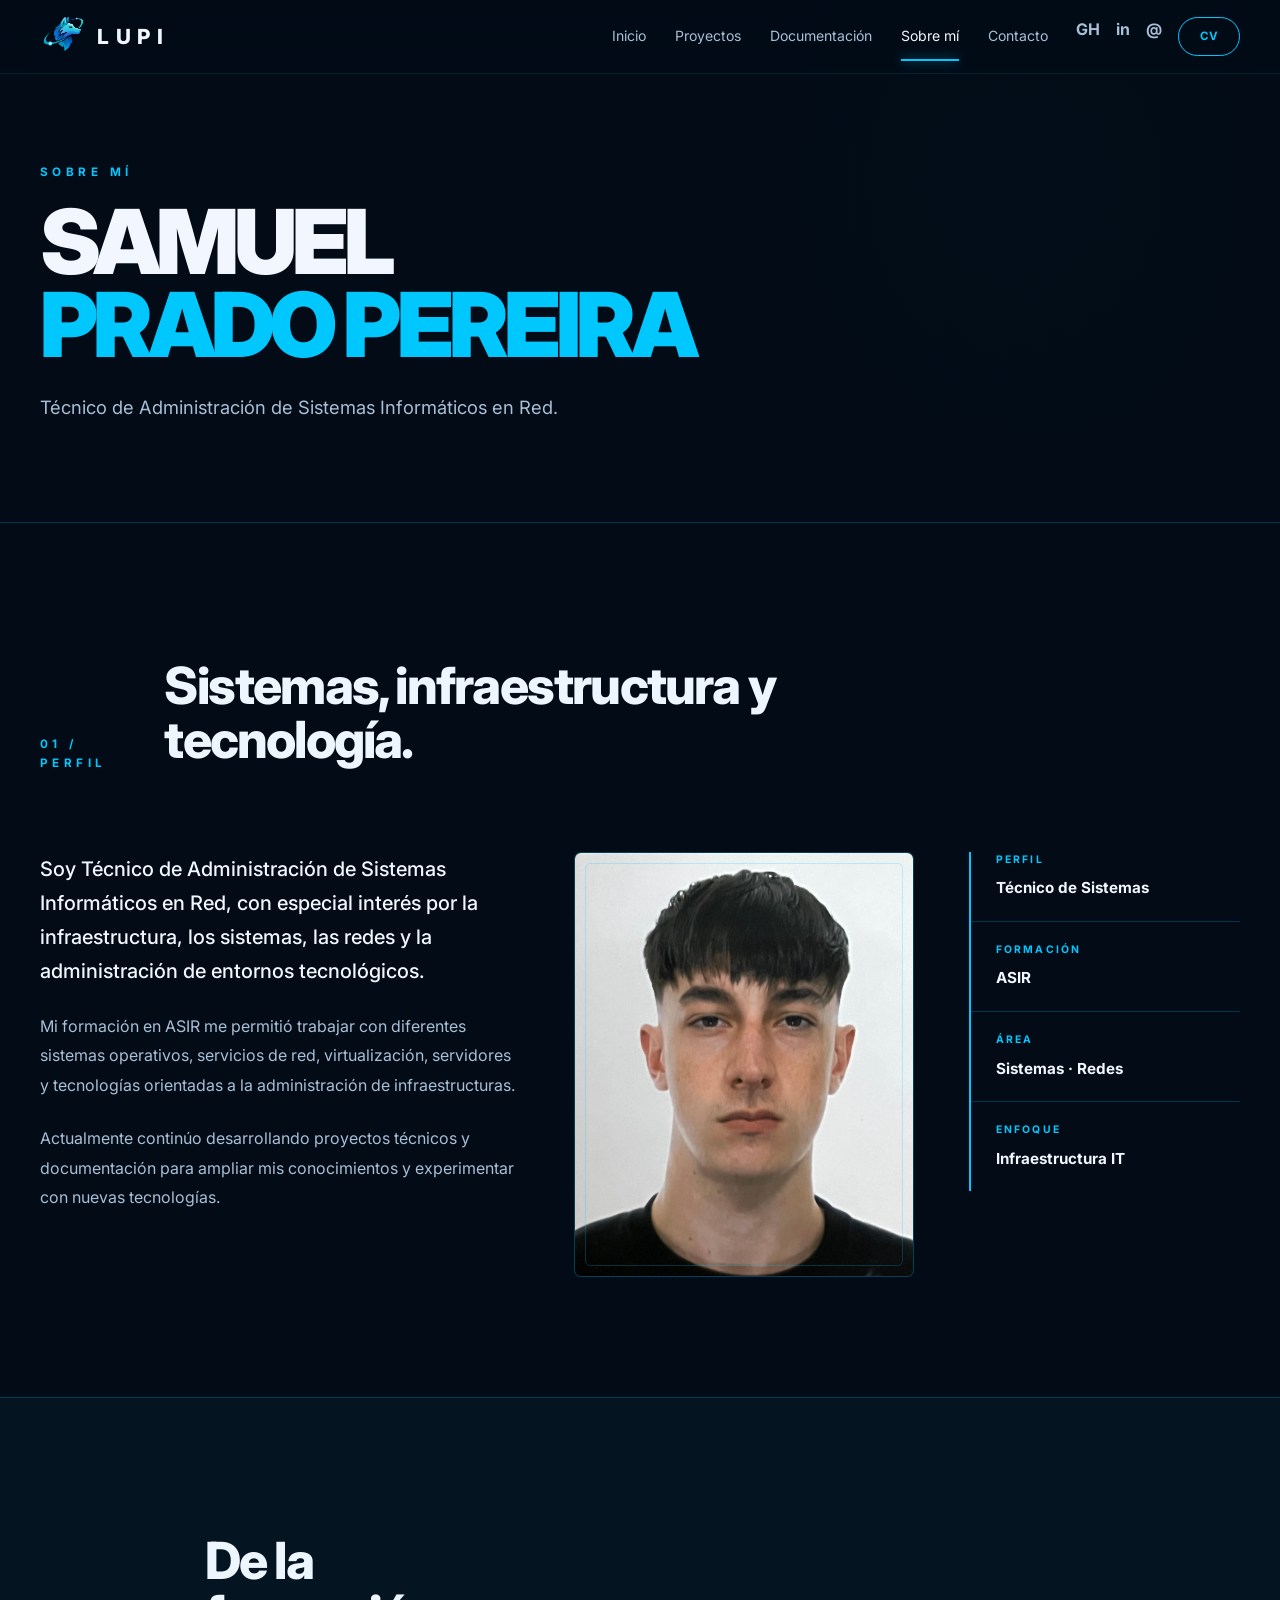
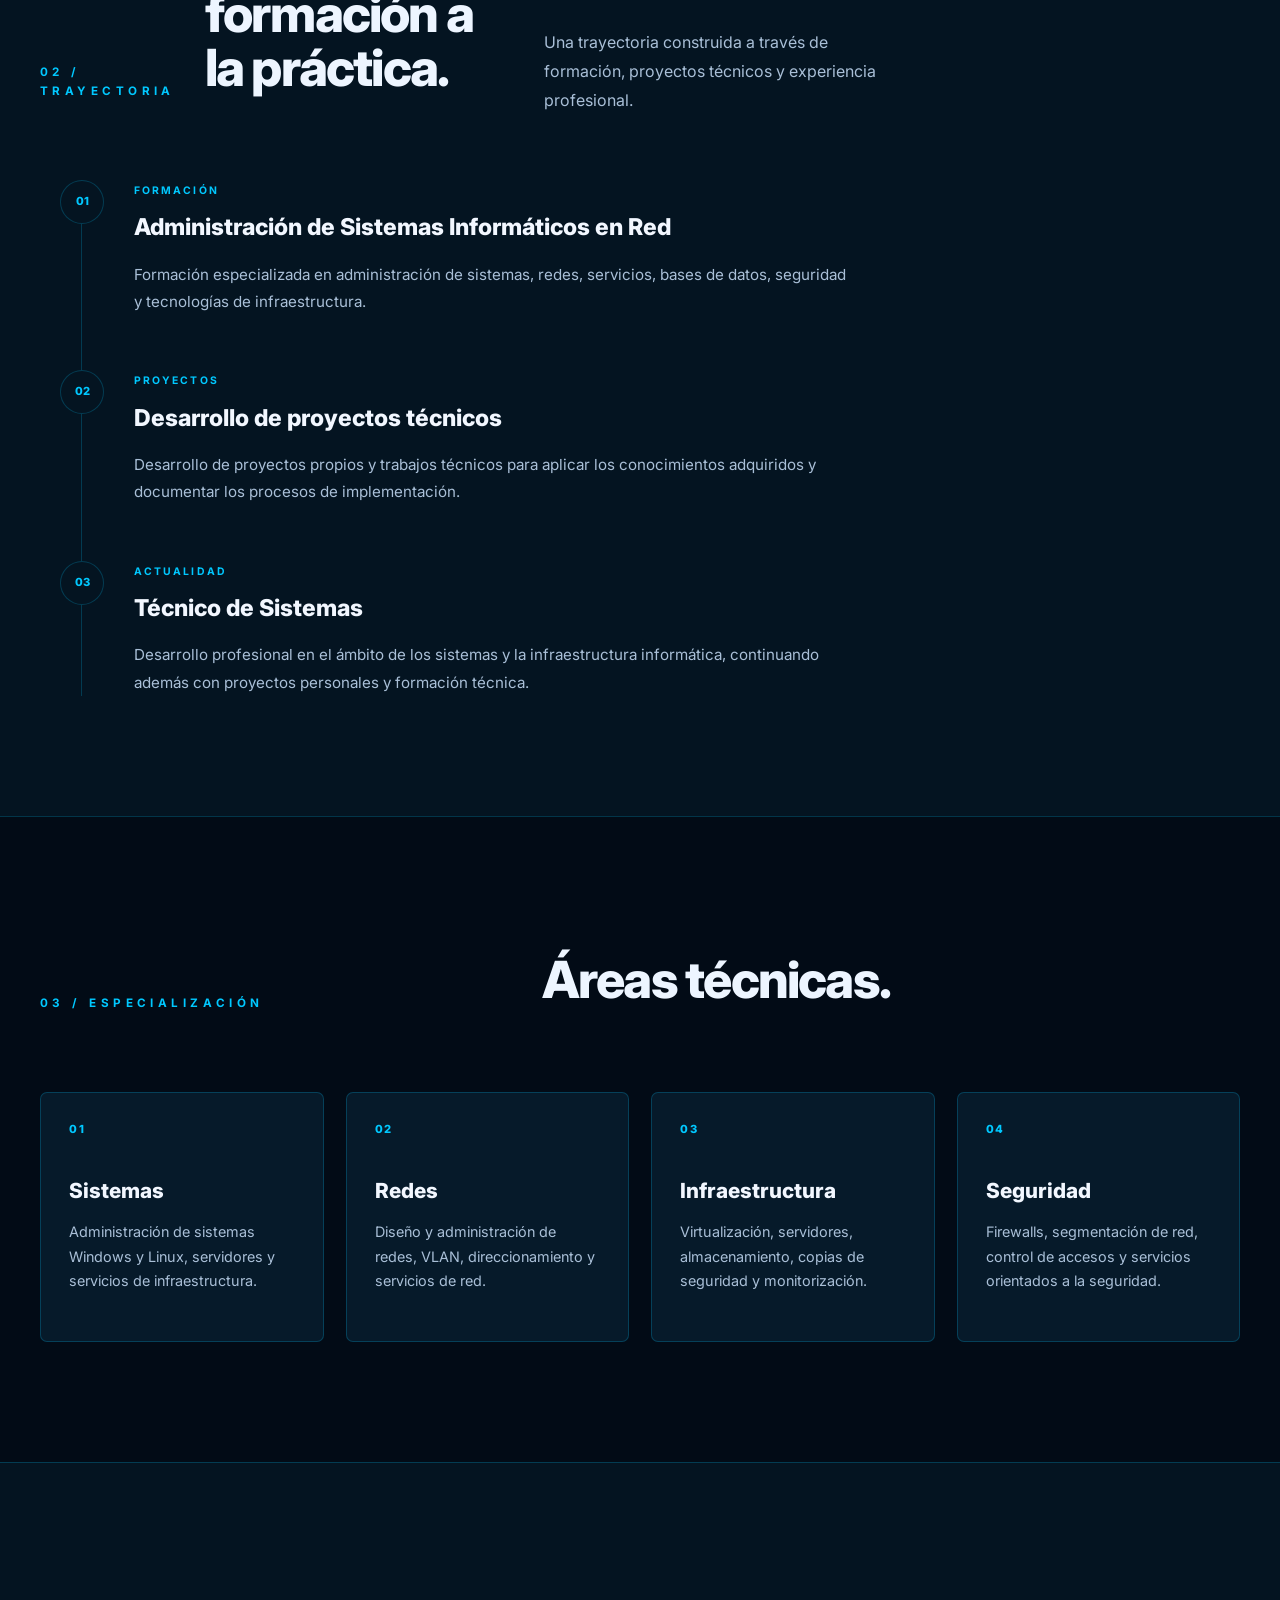
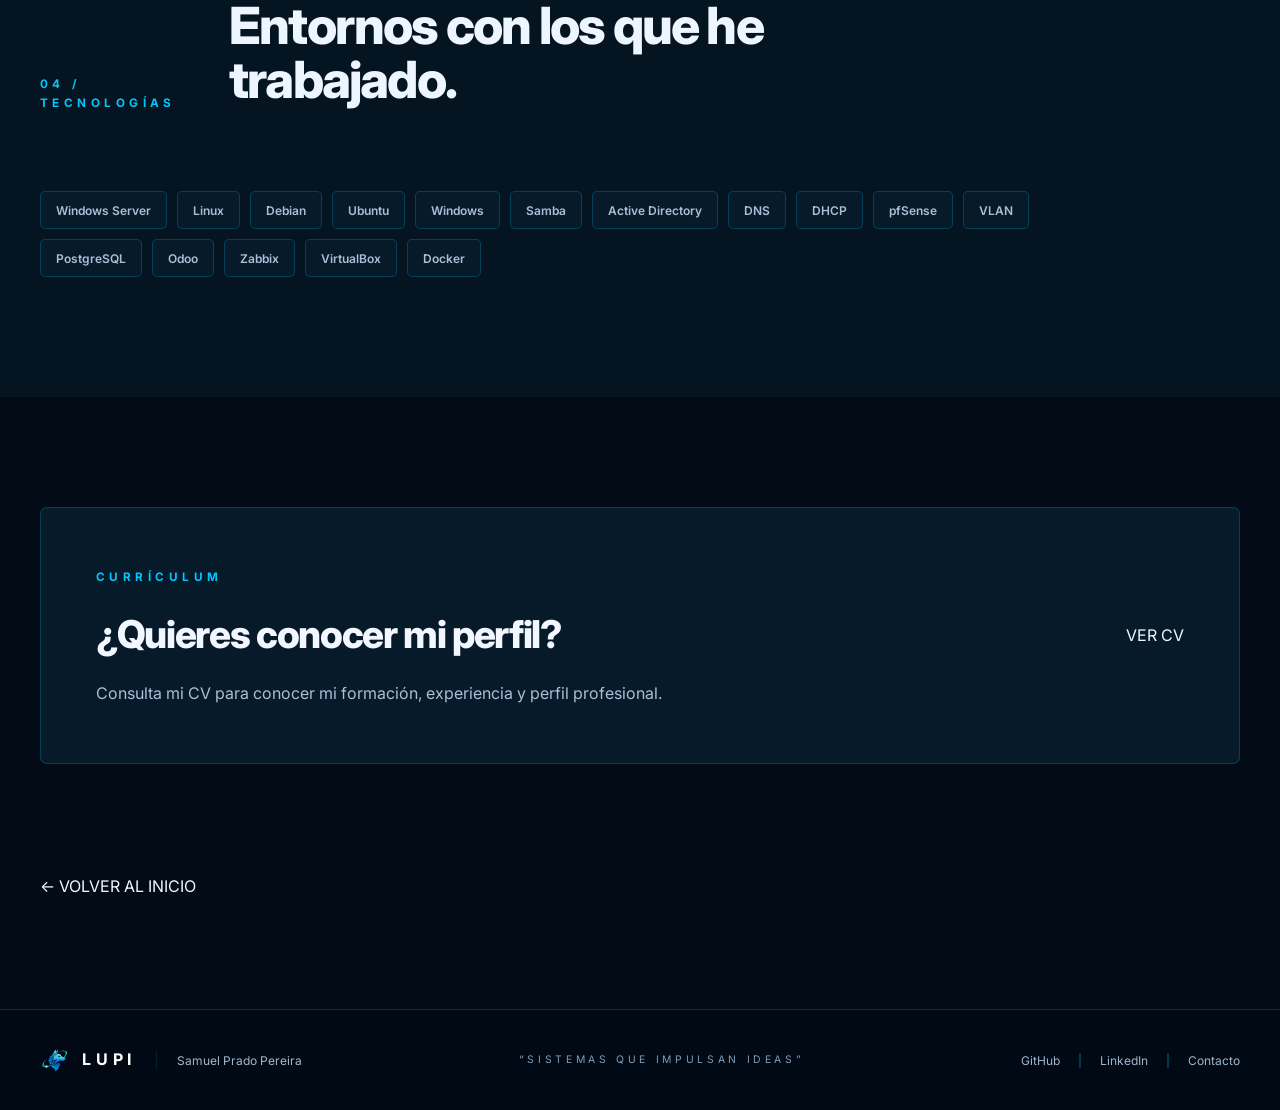
<file: sobre-mi/index.html>
<!DOCTYPE html>
<html lang="es">

<head>

    <meta charset="UTF-8">
    <meta name="viewport" content="width=device-width, initial-scale=1.0">

    <title>Sobre mí | Rincón de Lupi</title>

    <meta
        name="description"
        content="Samuel Prado Pereira - Técnico de Sistemas. Perfil profesional, formación, experiencia y áreas técnicas."
    >

    <!-- Favicon -->
    <link
        rel="icon"
        type="image/png"
        href="../assets/images/logo/lupi.png"
    >

    <!-- Fuente -->
    <link rel="preconnect" href="https://fonts.googleapis.com">
    <link rel="preconnect" href="https://fonts.gstatic.com" crossorigin>

    <link
        href="https://fonts.googleapis.com/css2?family=Inter:wght@400;500;600;700;800;900&display=swap"
        rel="stylesheet"
    >

    <!-- CSS principal -->
    <link rel="stylesheet" href="../css/styles.css">

    <!-- CSS específico -->
    <link rel="stylesheet" href="../css/sobre-mi.css">

</head>


<body>


    <!-- =========================================================
         HEADER
    ========================================================== -->

    <header class="site-header">

        <div class="container header-inner">


            <!-- LOGO -->

            <a
                href="../index.html"
                class="brand"
                aria-label="Rincón de Lupi - Inicio"
            >

                <div class="brand-mark">

                    <img
                        src="../assets/images/logo/lupi.png"
                        alt="Lupi"
                    >

                </div>

                <span class="brand-name">
                    LUPI
                </span>

            </a>


            <!-- NAVEGACIÓN -->

            <nav
                class="main-nav"
                aria-label="Navegación principal"
            >

                <a href="../index.html">
                    Inicio
                </a>

                <a href="../proyectos/">
                    Proyectos
                </a>

                <a href="../documentacion/">
                    Documentación
                </a>

                <a
                    href="index.html"
                    class="active"
                >
                    Sobre mí
                </a>

                <a href="../index.html#contacto">
                    Contacto
                </a>

            </nav>


            <!-- ACCIONES -->

            <div class="header-actions">

                <a
                    href="https://github.com/prapersam"
                    class="header-icon"
                    target="_blank"
                    rel="noopener noreferrer"
                    aria-label="GitHub"
                >
                    GH
                </a>

                <a
                    href="https://www.linkedin.com/"
                    class="header-icon"
                    target="_blank"
                    rel="noopener noreferrer"
                    aria-label="LinkedIn"
                >
                    in
                </a>

                <a
                    href="mailto:"
                    class="header-icon"
                    aria-label="Correo electrónico"
                >
                    @
                </a>

                <a
                    href="../index.html#cv"
                    class="header-pill"
                >
                    CV
                </a>

            </div>


            <!-- MENÚ MÓVIL -->

            <button
                class="menu-toggle"
                type="button"
                aria-label="Abrir menú"
                aria-expanded="false"
            >

                <span></span>
                <span></span>
                <span></span>

            </button>

        </div>

    </header>



    <!-- =========================================================
         MAIN
    ========================================================== -->

    <main>


        <!-- =====================================================
             HERO
        ====================================================== -->

        <section class="about-hero">

            <div class="container">

                <div class="about-hero-content">

                    <span class="eyebrow">
                        SOBRE MÍ
                    </span>

                    <h1>
                        SAMUEL<br>
                        <span>PRADO PEREIRA</span>
                    </h1>

                    <p>
                        Técnico de Administración de Sistemas
                        Informáticos en Red.
                    </p>

                </div>

            </div>

        </section>



        <!-- =====================================================
             PERFIL
        ====================================================== -->

        <section class="about-section">

            <div class="container">


                <div class="section-heading">

                    <span class="eyebrow">
                        01 / PERFIL
                    </span>

                    <h2>
                        Sistemas, infraestructura y tecnología.
                    </h2>

                </div>


                <div class="about-profile-grid">


                    <!-- TEXTO -->

                    <div class="about-profile-text">

                        <p class="about-lead">
                            Soy Técnico de Administración de Sistemas
                            Informáticos en Red, con especial interés
                            por la infraestructura, los sistemas,
                            las redes y la administración de entornos
                            tecnológicos.
                        </p>

                        <p>
                            Mi formación en ASIR me permitió trabajar
                            con diferentes sistemas operativos,
                            servicios de red, virtualización,
                            servidores y tecnologías orientadas a la
                            administración de infraestructuras.
                        </p>

                        <p>
                            Actualmente continúo desarrollando
                            proyectos técnicos y documentación para
                            ampliar mis conocimientos y experimentar
                            con nuevas tecnologías.
                        </p>

                    </div>


                    <!-- FOTO -->

                    <div class="about-profile-visual">

                        <div class="about-photo">

                            <img
                                src="../assets/images/sobre-mi/samuel.png"
                                alt="Samuel Prado Pereira"
                            >

                        </div>

                    </div>


                    <!-- DATOS -->

                    <div class="about-profile-facts">


                        <div class="about-fact">

                            <span>
                                PERFIL
                            </span>

                            <strong>
                                Técnico de Sistemas
                            </strong>

                        </div>


                        <div class="about-fact">

                            <span>
                                FORMACIÓN
                            </span>

                            <strong>
                                ASIR
                            </strong>

                        </div>


                        <div class="about-fact">

                            <span>
                                ÁREA
                            </span>

                            <strong>
                                Sistemas · Redes
                            </strong>

                        </div>


                        <div class="about-fact">

                            <span>
                                ENFOQUE
                            </span>

                            <strong>
                                Infraestructura IT
                            </strong>

                        </div>

                    </div>

                </div>

            </div>

        </section>



        <!-- =====================================================
             TRAYECTORIA
        ====================================================== -->

        <section class="about-section about-section-soft">

            <div class="container">


                <div class="section-heading">

                    <span class="eyebrow">
                        02 / TRAYECTORIA
                    </span>

                    <h2>
                        De la formación a la práctica.
                    </h2>

                    <p>
                        Una trayectoria construida a través de
                        formación, proyectos técnicos y experiencia
                        profesional.
                    </p>

                </div>


                <div class="timeline">


                    <!-- FORMACIÓN -->

                    <article class="timeline-item">

                        <div class="timeline-marker">
                            01
                        </div>

                        <div class="timeline-content">

                            <span class="timeline-label">
                                FORMACIÓN
                            </span>

                            <h3>
                                Administración de Sistemas
                                Informáticos en Red
                            </h3>

                            <p>
                                Formación especializada en
                                administración de sistemas, redes,
                                servicios, bases de datos, seguridad
                                y tecnologías de infraestructura.
                            </p>

                        </div>

                    </article>


                    <!-- PROYECTOS -->

                    <article class="timeline-item">

                        <div class="timeline-marker">
                            02
                        </div>

                        <div class="timeline-content">

                            <span class="timeline-label">
                                PROYECTOS
                            </span>

                            <h3>
                                Desarrollo de proyectos técnicos
                            </h3>

                            <p>
                                Desarrollo de proyectos propios y
                                trabajos técnicos para aplicar los
                                conocimientos adquiridos y documentar
                                los procesos de implementación.
                            </p>

                        </div>

                    </article>


                    <!-- ACTUALIDAD -->

                    <article class="timeline-item">

                        <div class="timeline-marker">
                            03
                        </div>

                        <div class="timeline-content">

                            <span class="timeline-label">
                                ACTUALIDAD
                            </span>

                            <h3>
                                Técnico de Sistemas
                            </h3>

                            <p>
                                Desarrollo profesional en el ámbito
                                de los sistemas y la infraestructura
                                informática, continuando además con
                                proyectos personales y formación
                                técnica.
                            </p>

                        </div>

                    </article>

                </div>

            </div>

        </section>



        <!-- =====================================================
             ESPECIALIZACIÓN
        ====================================================== -->

        <section class="about-section">

            <div class="container">


                <div class="section-heading">

                    <span class="eyebrow">
                        03 / ESPECIALIZACIÓN
                    </span>

                    <h2>
                        Áreas técnicas.
                    </h2>

                </div>


                <div class="about-specialties">


                    <div class="about-specialty">

                        <span class="specialty-number">
                            01
                        </span>

                        <h3>
                            Sistemas
                        </h3>

                        <p>
                            Administración de sistemas Windows y
                            Linux, servidores y servicios de
                            infraestructura.
                        </p>

                    </div>


                    <div class="about-specialty">

                        <span class="specialty-number">
                            02
                        </span>

                        <h3>
                            Redes
                        </h3>

                        <p>
                            Diseño y administración de redes, VLAN,
                            direccionamiento y servicios de red.
                        </p>

                    </div>


                    <div class="about-specialty">

                        <span class="specialty-number">
                            03
                        </span>

                        <h3>
                            Infraestructura
                        </h3>

                        <p>
                            Virtualización, servidores,
                            almacenamiento, copias de seguridad
                            y monitorización.
                        </p>

                    </div>


                    <div class="about-specialty">

                        <span class="specialty-number">
                            04
                        </span>

                        <h3>
                            Seguridad
                        </h3>

                        <p>
                            Firewalls, segmentación de red, control
                            de accesos y servicios orientados a la
                            seguridad.
                        </p>

                    </div>

                </div>

            </div>

        </section>



        <!-- =====================================================
             TECNOLOGÍAS
        ====================================================== -->

        <section class="about-section about-section-soft">

            <div class="container">


                <div class="section-heading">

                    <span class="eyebrow">
                        04 / TECNOLOGÍAS
                    </span>

                    <h2>
                        Entornos con los que he trabajado.
                    </h2>

                </div>


                <div class="technology-cloud">

                    <span>Windows Server</span>
                    <span>Linux</span>
                    <span>Debian</span>
                    <span>Ubuntu</span>
                    <span>Windows</span>
                    <span>Samba</span>
                    <span>Active Directory</span>
                    <span>DNS</span>
                    <span>DHCP</span>
                    <span>pfSense</span>
                    <span>VLAN</span>
                    <span>PostgreSQL</span>
                    <span>Odoo</span>
                    <span>Zabbix</span>
                    <span>VirtualBox</span>
                    <span>Docker</span>

                </div>

            </div>

        </section>



        <!-- =====================================================
             CV
        ====================================================== -->

        <section class="about-cv">

            <div class="container">

                <div class="about-cv-box">


                    <div>

                        <span class="eyebrow">
                            CURRÍCULUM
                        </span>

                        <h2>
                            ¿Quieres conocer mi perfil?
                        </h2>

                        <p>
                            Consulta mi CV para conocer mi formación,
                            experiencia y perfil profesional.
                        </p>

                    </div>


                    <a
                        href="../assets/cv/CV-Samuel-Prado-Pereira.pdf"
                        class="btn btn-primary"
                        target="_blank"
                        rel="noopener noreferrer"
                    >
                        VER CV
                    </a>

                </div>

            </div>

        </section>



        <!-- =====================================================
             VOLVER
        ====================================================== -->

        <section class="about-back">

            <div class="container">

                <a
                    href="../index.html"
                    class="btn btn-secondary"
                >
                    ← VOLVER AL INICIO
                </a>

            </div>

        </section>

    </main>



    <!-- =========================================================
         FOOTER
    ========================================================== -->

<footer class="site-footer">

    <div class="container footer-inner">

        <div class="footer-brand">

            <img
                src="../assets/images/logo/lupi.png"
                alt="Lupi"
                class="footer-logo"
            >

            <strong>LUPI</strong>

            <span></span>

            <p>
                Samuel Prado Pereira
            </p>

        </div>


        <div class="footer-slogan">

            “SISTEMAS QUE IMPULSAN IDEAS”

        </div>


        <div class="footer-links">

            <a
                href="https://github.com/prapersam"
                target="_blank"
                rel="noopener noreferrer"
            >
                GitHub
            </a>

            <span>|</span>

            <a href="#">
                LinkedIn
            </a>

            <span>|</span>

            <a href="../index.html#contacto">
                Contacto
            </a>

        </div>

    </div>

</footer>


    <!-- =========================================================
         JAVASCRIPT
    ========================================================== -->

    <script>

        const menuToggle =
            document.querySelector(".menu-toggle");

        const mainNav =
            document.querySelector(".main-nav");


        if (menuToggle && mainNav) {

            menuToggle.addEventListener("click", () => {

                const isOpen =
                    mainNav.classList.toggle("open");

                menuToggle.setAttribute(
                    "aria-expanded",
                    isOpen ? "true" : "false"
                );

            });


            mainNav
                .querySelectorAll("a")
                .forEach(link => {

                    link.addEventListener("click", () => {

                        mainNav.classList.remove("open");

                        menuToggle.setAttribute(
                            "aria-expanded",
                            "false"
                        );

                    });

                });

        }

    </script>

</body>

</html>
</file>
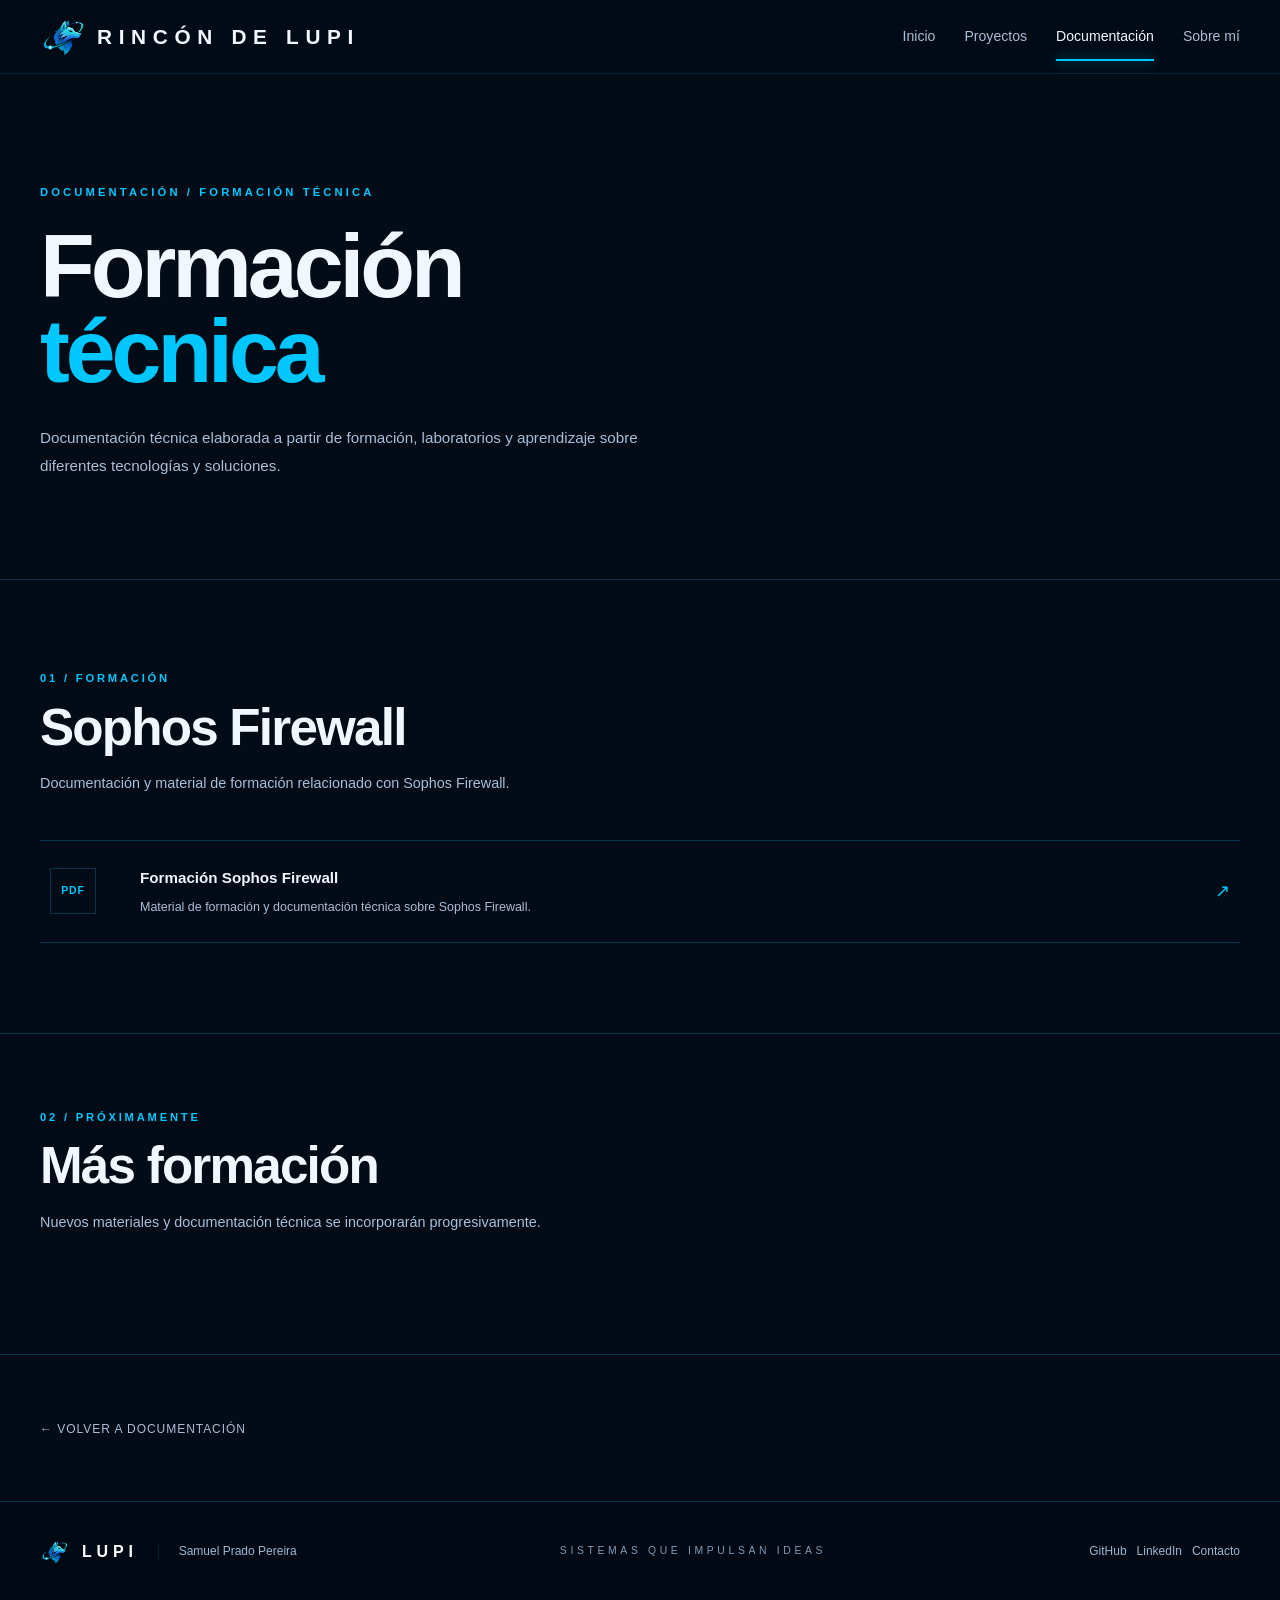
<file: documentacion/formacion/index.html>
<!DOCTYPE html>
<html lang="es">

<head>
    <meta charset="UTF-8">
    <meta name="viewport" content="width=device-width, initial-scale=1.0">

    <title>Formación Técnica | Rincón de Lupi</title>

    <link rel="icon" type="image/png" href="../../assets/images/logo/lupi.png">

    <link rel="stylesheet" href="../../css/styles.css">
    <link rel="stylesheet" href="../../css/documentacion-formacion.css">
</head>

<body>

    <!-- =========================
         HEADER
    ========================= -->

    <header class="site-header">

        <div class="container header-inner">

            <a href="../../index.html" class="brand">
                <img src="../../assets/images/logo/lupi.png" alt="Lupi">
                <span>RINCÓN DE LUPI</span>
            </a>

            <nav class="main-nav">
                <a href="../../index.html">Inicio</a>
                <a href="../../proyectos/">Proyectos</a>
                <a href="../" class="active">Documentación</a>
                <a href="../../sobre-mi/">Sobre mí</a>
            </nav>

        </div>

    </header>


    <main class="docs-training-page">

        <!-- =========================
             HERO
        ========================= -->

        <section class="docs-training-hero">

            <div class="container">

                <div class="docs-label">
                    DOCUMENTACIÓN / FORMACIÓN TÉCNICA
                </div>

                <h1>
                    Formación<br>
                    <span>técnica</span>
                </h1>

                <p>
                    Documentación técnica elaborada a partir de
                    formación, laboratorios y aprendizaje sobre
                    diferentes tecnologías y soluciones.
                </p>

            </div>

        </section>


        <!-- =========================
             SOPHOS
        ========================= -->

        <section class="training-section">

            <div class="container">

                <div class="training-header">

                    <div>

                        <span class="document-number">
                            01 / FORMACIÓN
                        </span>

                        <h2>
                            Sophos Firewall
                        </h2>

                        <p>
                            Documentación y material de formación
                            relacionado con Sophos Firewall.
                        </p>

                    </div>

                </div>


                <div class="document-list">

                    <a
                        href="../../assets/docs/formacion/sophos/formacion-sophos.pdf"
                        target="_blank"
                        class="document-item"
                    >

                        <div class="document-icon">
                            PDF
                        </div>

                        <div class="document-info">

                            <strong>
                                Formación Sophos Firewall
                            </strong>

                            <span>
                                Material de formación y documentación
                                técnica sobre Sophos Firewall.
                            </span>

                        </div>

                        <div class="document-arrow">
                            ↗
                        </div>

                    </a>

                </div>

            </div>

        </section>


        <!-- =========================
             PRÓXIMAMENTE
        ========================= -->

        <section class="training-section future-training">

            <div class="container">

                <div class="training-header">

                    <div>

                        <span class="document-number">
                            02 / PRÓXIMAMENTE
                        </span>

                        <h2>
                            Más formación
                        </h2>

                        <p>
                            Nuevos materiales y documentación técnica
                            se incorporarán progresivamente.
                        </p>

                    </div>

                </div>

            </div>

        </section>


        <!-- =========================
             NAVEGACIÓN
        ========================= -->

        <section class="docs-navigation">

            <div class="container">

                <a href="../index.html">
                    ← Volver a documentación
                </a>

            </div>

        </section>

    </main>


    <!-- =========================
         FOOTER
    ========================= -->

    <footer class="site-footer">

        <div class="container footer-inner">

            <div class="footer-brand">

                <img
                    src="../../assets/images/logo/lupi.png"
                    alt="Lupi"
                    class="footer-logo"
                >

                <strong>LUPI</strong>

                <span></span>

                <p>Samuel Prado Pereira</p>

            </div>

            <div class="footer-slogan">
                SISTEMAS QUE IMPULSAN IDEAS
            </div>

            <div class="footer-links">
                <a href="https://github.com/prapersam" target="_blank">GitHub</a>
                <a href="https://www.linkedin.com/" target="_blank">LinkedIn</a>
                <a href="mailto:contacto@rincondelupi.com">Contacto</a>
            </div>

        </div>

    </footer>

</body>
</html>
</file>
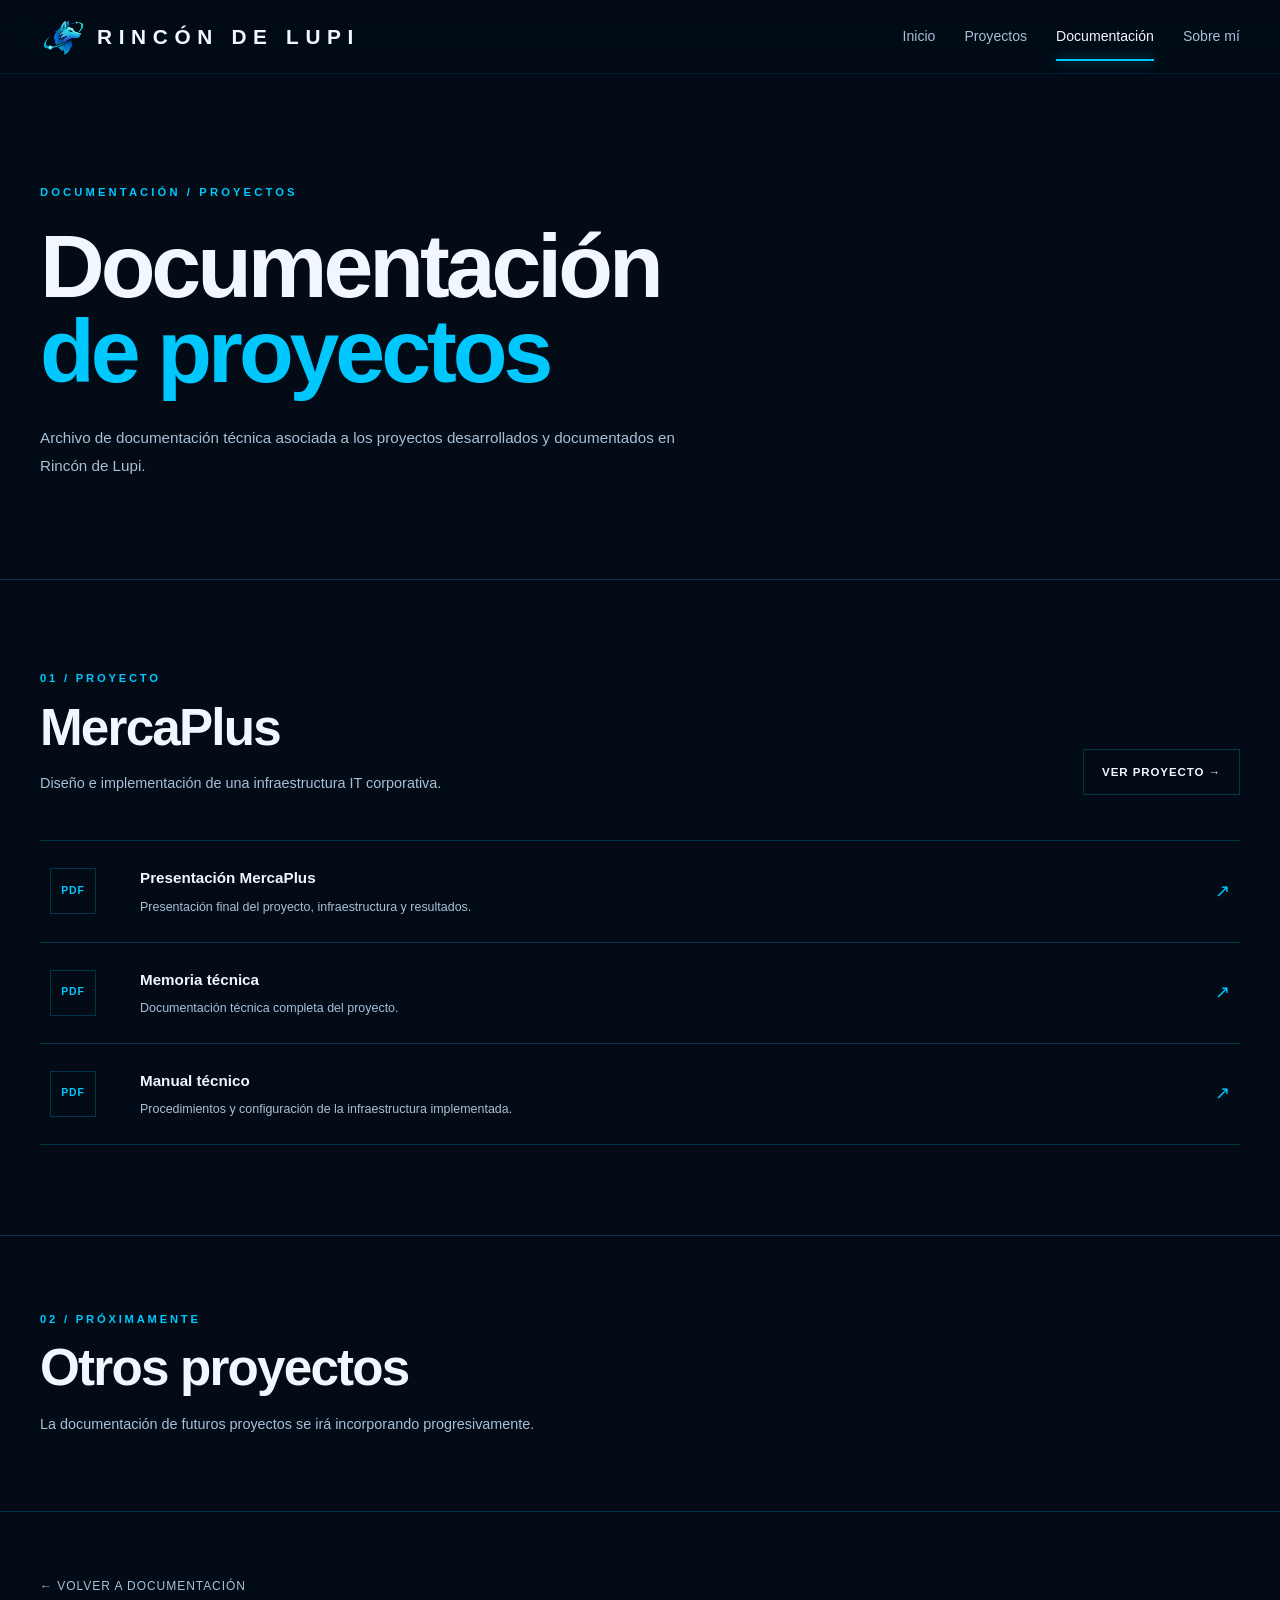
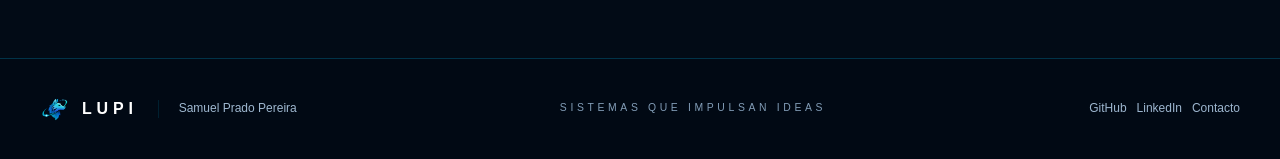
<file: documentacion/proyectos/index.html>
<!DOCTYPE html>
<html lang="es">

<head>
    <meta charset="UTF-8">
    <meta name="viewport" content="width=device-width, initial-scale=1.0">

    <title>Documentación de Proyectos | Rincón de Lupi</title>

    <link rel="icon" type="image/png" href="../../assets/images/logo/lupi.png">

    <link rel="stylesheet" href="../../css/styles.css">
    <link rel="stylesheet" href="../../css/documentacion-proyectos.css">
</head>

<body>

    <!-- =========================
         HEADER
    ========================= -->

    <header class="site-header">

        <div class="container header-inner">

            <a href="../../index.html" class="brand">
                <img src="../../assets/images/logo/lupi.png" alt="Lupi">
                <span>RINCÓN DE LUPI</span>
            </a>

            <nav class="main-nav">
                <a href="../../index.html">Inicio</a>
                <a href="../../proyectos/">Proyectos</a>
                <a href="../" class="active">Documentación</a>
                <a href="../../sobre-mi/">Sobre mí</a>
            </nav>

        </div>

    </header>


    <main class="docs-projects-page">

        <!-- =========================
             HERO
        ========================= -->

        <section class="docs-projects-hero">

            <div class="container">

                <div class="docs-label">
                    DOCUMENTACIÓN / PROYECTOS
                </div>

                <h1>
                    Documentación<br>
                    <span>de proyectos</span>
                </h1>

                <p>
                    Archivo de documentación técnica asociada a los
                    proyectos desarrollados y documentados en Rincón de Lupi.
                </p>

            </div>

        </section>


        <!-- =========================
             MERCAPLUS
        ========================= -->

        <section class="docs-project-section">

            <div class="container">

                <div class="project-document-header">

                    <div>
                        <span class="document-number">01 / PROYECTO</span>

                        <h2>MercaPlus</h2>

                        <p>
                            Diseño e implementación de una infraestructura
                            IT corporativa.
                        </p>
                    </div>

                    <a href="../../proyectos/mercaplus.html" class="project-link">
                        Ver proyecto →
                    </a>

                </div>


                <div class="document-list">

                    <!-- PRESENTACIÓN -->

                    <a
                        href="../../assets/docs/mercaplus/presentacion.pdf"
                        target="_blank"
                        class="document-item"
                    >

                        <div class="document-icon">
                            PDF
                        </div>

                        <div class="document-info">
                            <strong>Presentación MercaPlus</strong>

                            <span>
                                Presentación final del proyecto,
                                infraestructura y resultados.
                            </span>
                        </div>

                        <div class="document-arrow">
                            ↗
                        </div>

                    </a>


                    <!-- MEMORIA -->

                    <a
                        href="../../assets/docs/mercaplus/memoria.pdf"
                        target="_blank"
                        class="document-item"
                    >

                        <div class="document-icon">
                            PDF
                        </div>

                        <div class="document-info">
                            <strong>Memoria técnica</strong>

                            <span>
                                Documentación técnica completa del proyecto.
                            </span>
                        </div>

                        <div class="document-arrow">
                            ↗
                        </div>

                    </a>


                    <!-- MANUAL -->

                    <a
                        href="../../assets/docs/mercaplus/manual.pdf"
                        target="_blank"
                        class="document-item"
                    >

                        <div class="document-icon">
                            PDF
                        </div>

                        <div class="document-info">
                            <strong>Manual técnico</strong>

                            <span>
                                Procedimientos y configuración de la
                                infraestructura implementada.
                            </span>
                        </div>

                        <div class="document-arrow">
                            ↗
                        </div>

                    </a>

                </div>

            </div>

        </section>


        <!-- =========================
             FUTUROS PROYECTOS
        ========================= -->

        <section class="docs-project-section future-projects">

            <div class="container">

                <div class="project-document-header">

                    <div>
                        <span class="document-number">02 / PRÓXIMAMENTE</span>

                        <h2>Otros proyectos</h2>

                        <p>
                            La documentación de futuros proyectos se irá
                            incorporando progresivamente.
                        </p>
                    </div>

                </div>

            </div>

        </section>


        <!-- =========================
             NAVEGACIÓN
        ========================= -->

        <section class="docs-navigation">

            <div class="container">

                <a href="../index.html">
                    ← Volver a documentación
                </a>

            </div>

        </section>

    </main>


    <!-- =========================
         FOOTER
    ========================= -->

    <footer class="site-footer">

        <div class="container footer-inner">

            <div class="footer-brand">

                <img
                    src="../../assets/images/logo/lupi.png"
                    alt="Lupi"
                    class="footer-logo"
                >

                <strong>LUPI</strong>

                <span></span>

                <p>Samuel Prado Pereira</p>

            </div>

            <div class="footer-slogan">
                SISTEMAS QUE IMPULSAN IDEAS
            </div>

            <div class="footer-links">
                <a href="https://github.com/prapersam" target="_blank">GitHub</a>
                <a href="https://www.linkedin.com/" target="_blank">LinkedIn</a>
                <a href="mailto:contacto@rincondelupi.com">Contacto</a>
            </div>

        </div>

    </footer>

</body>
</html>
</file>
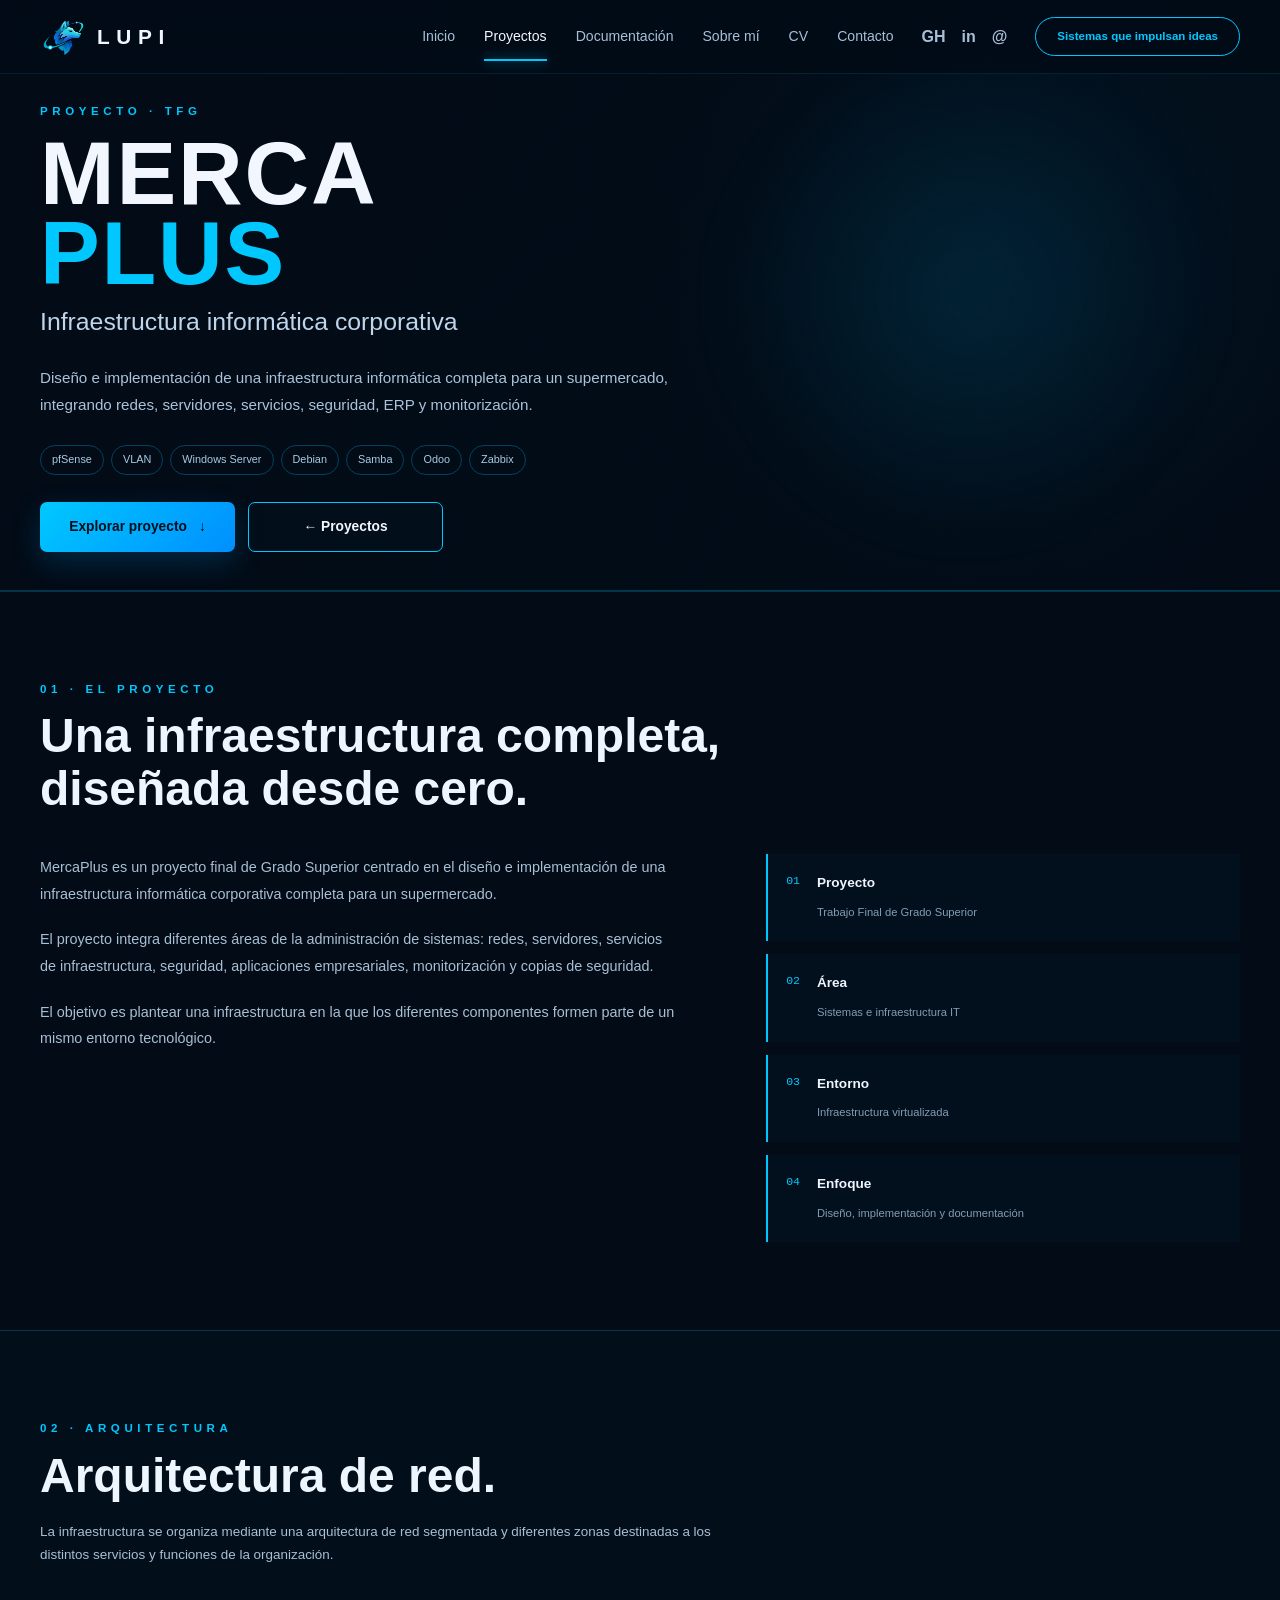
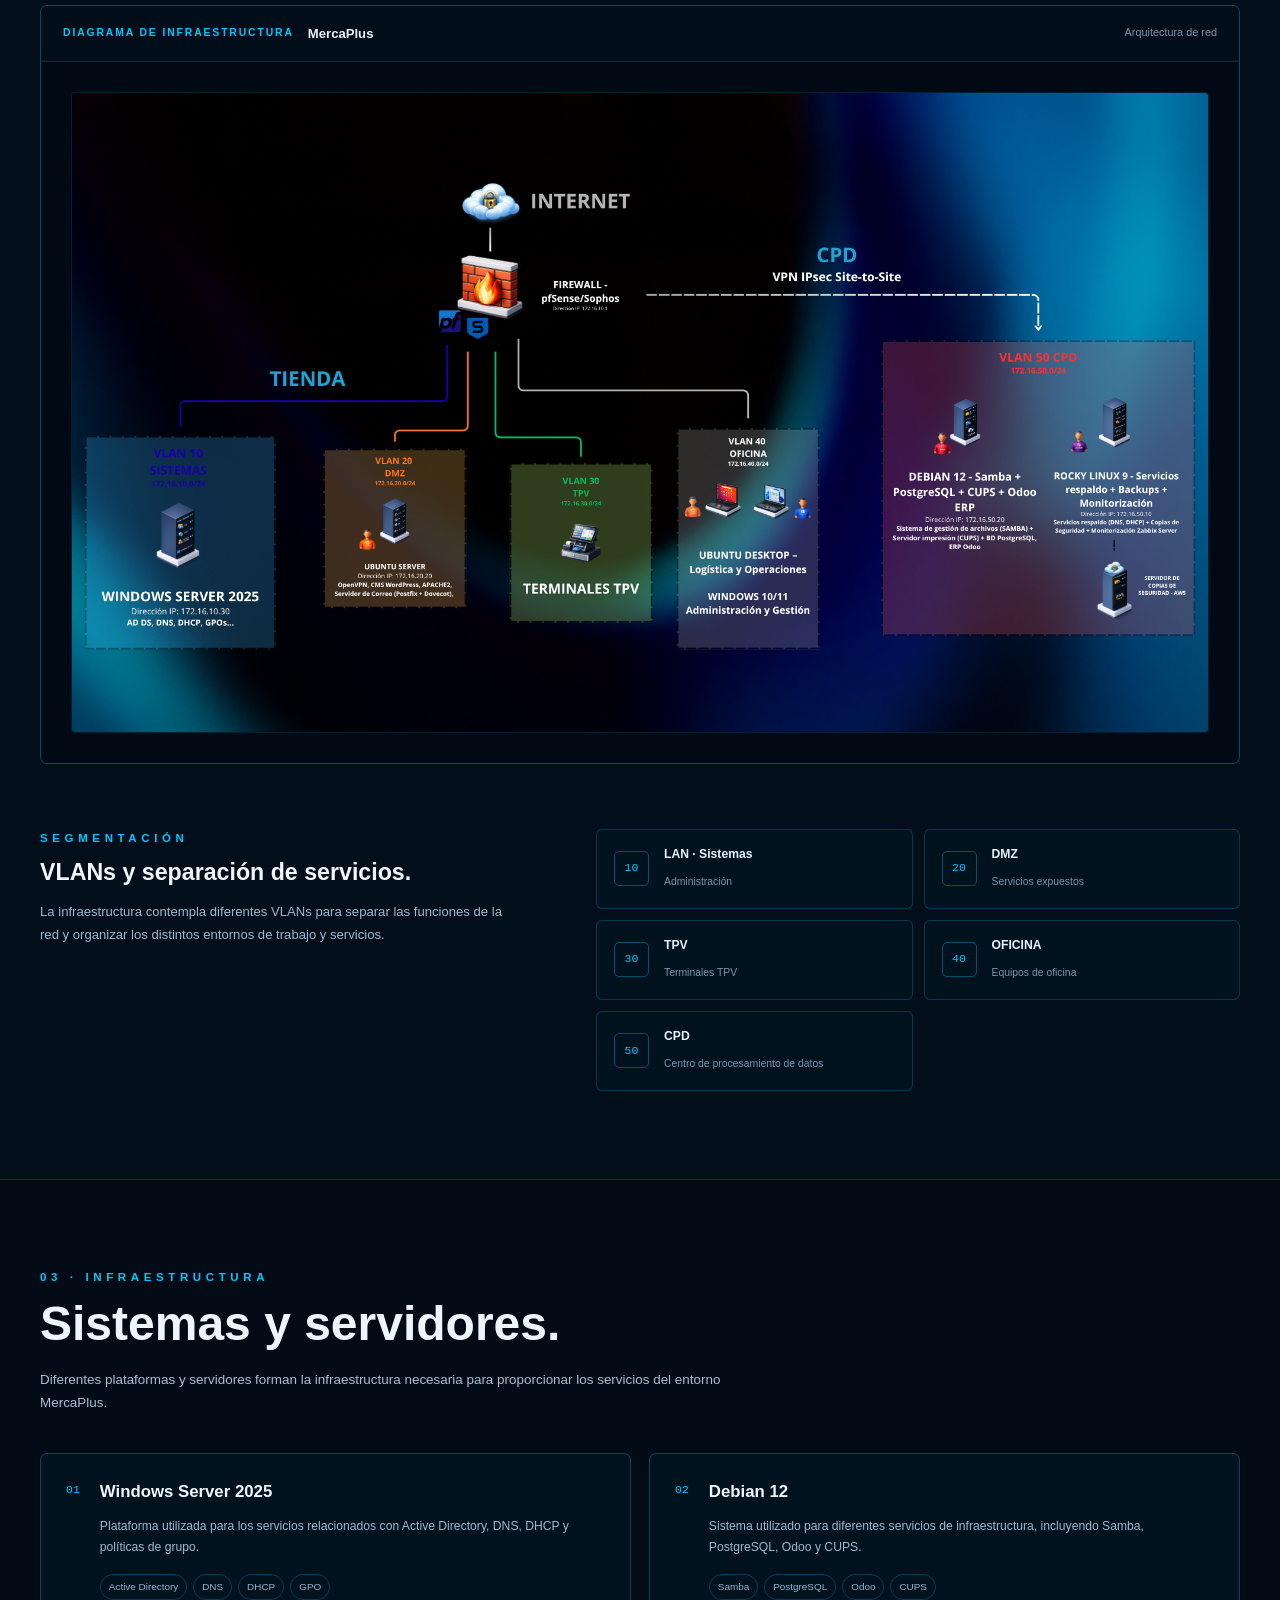
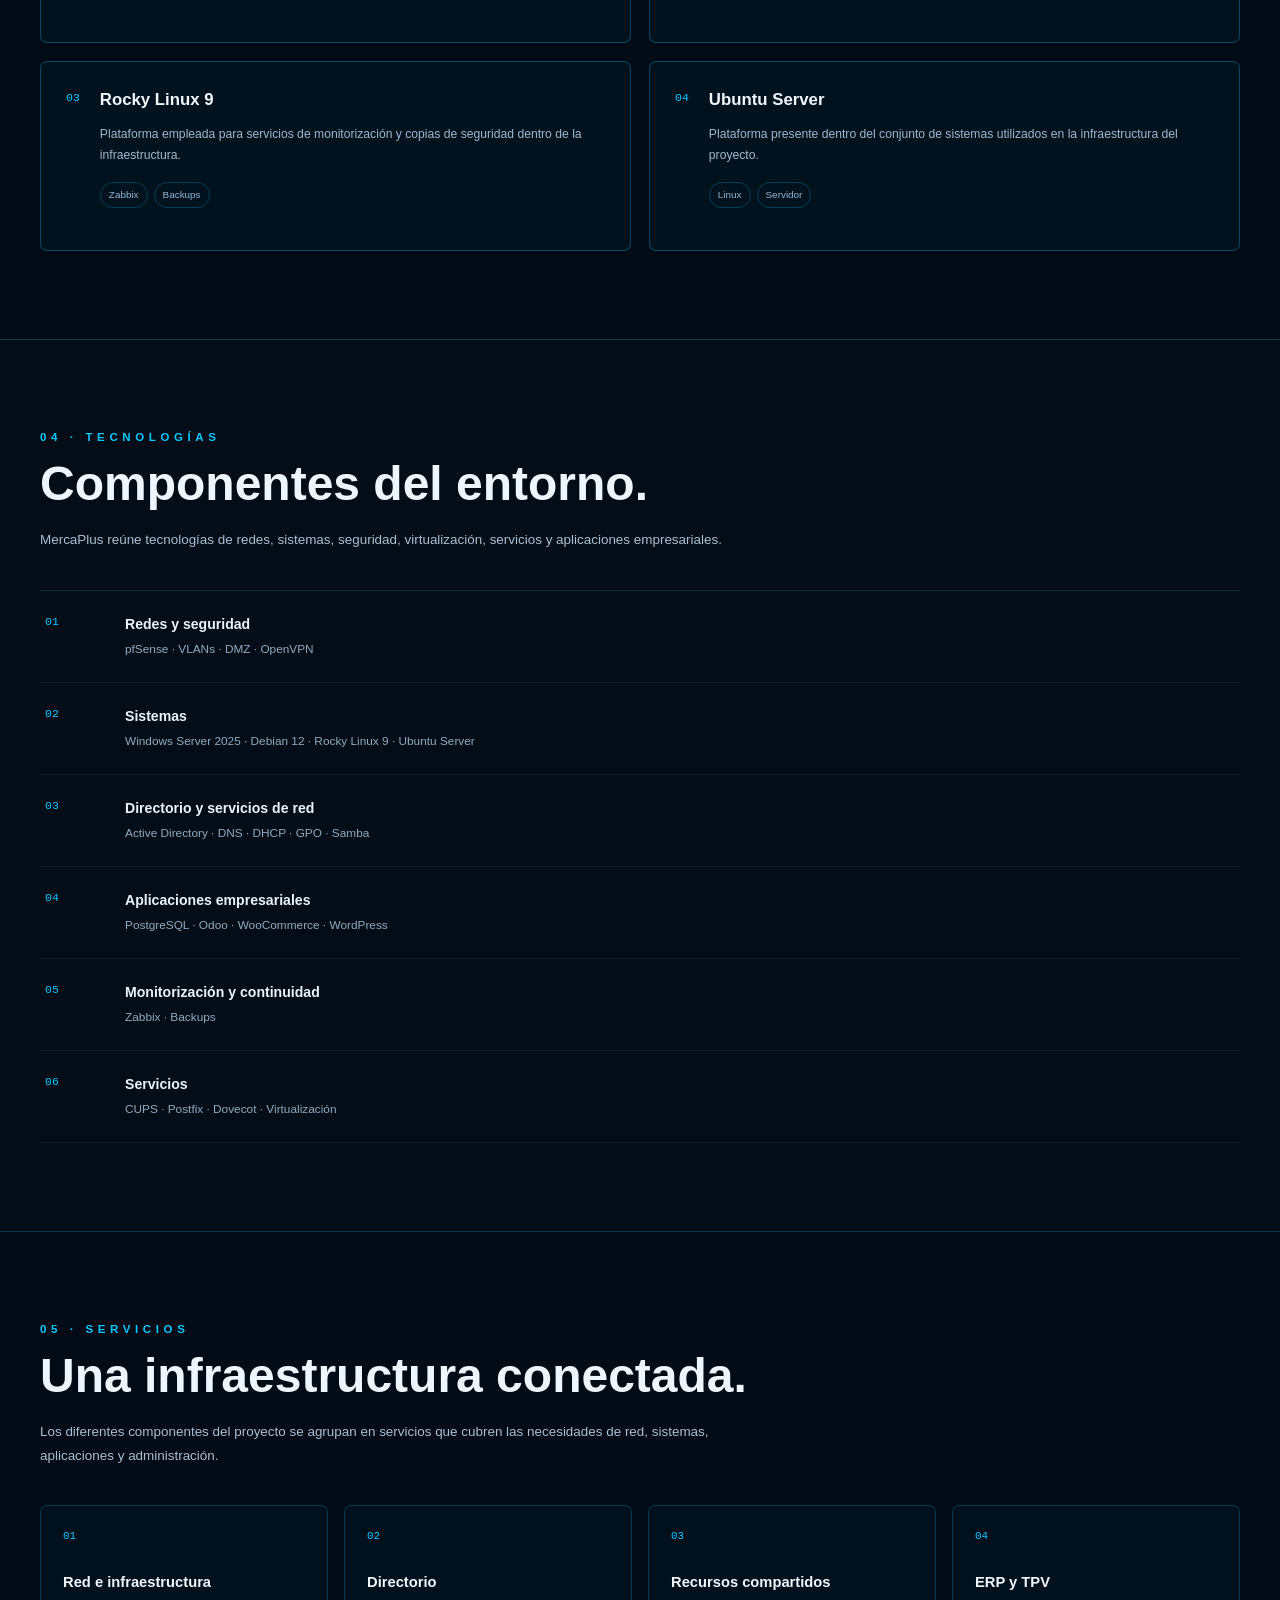
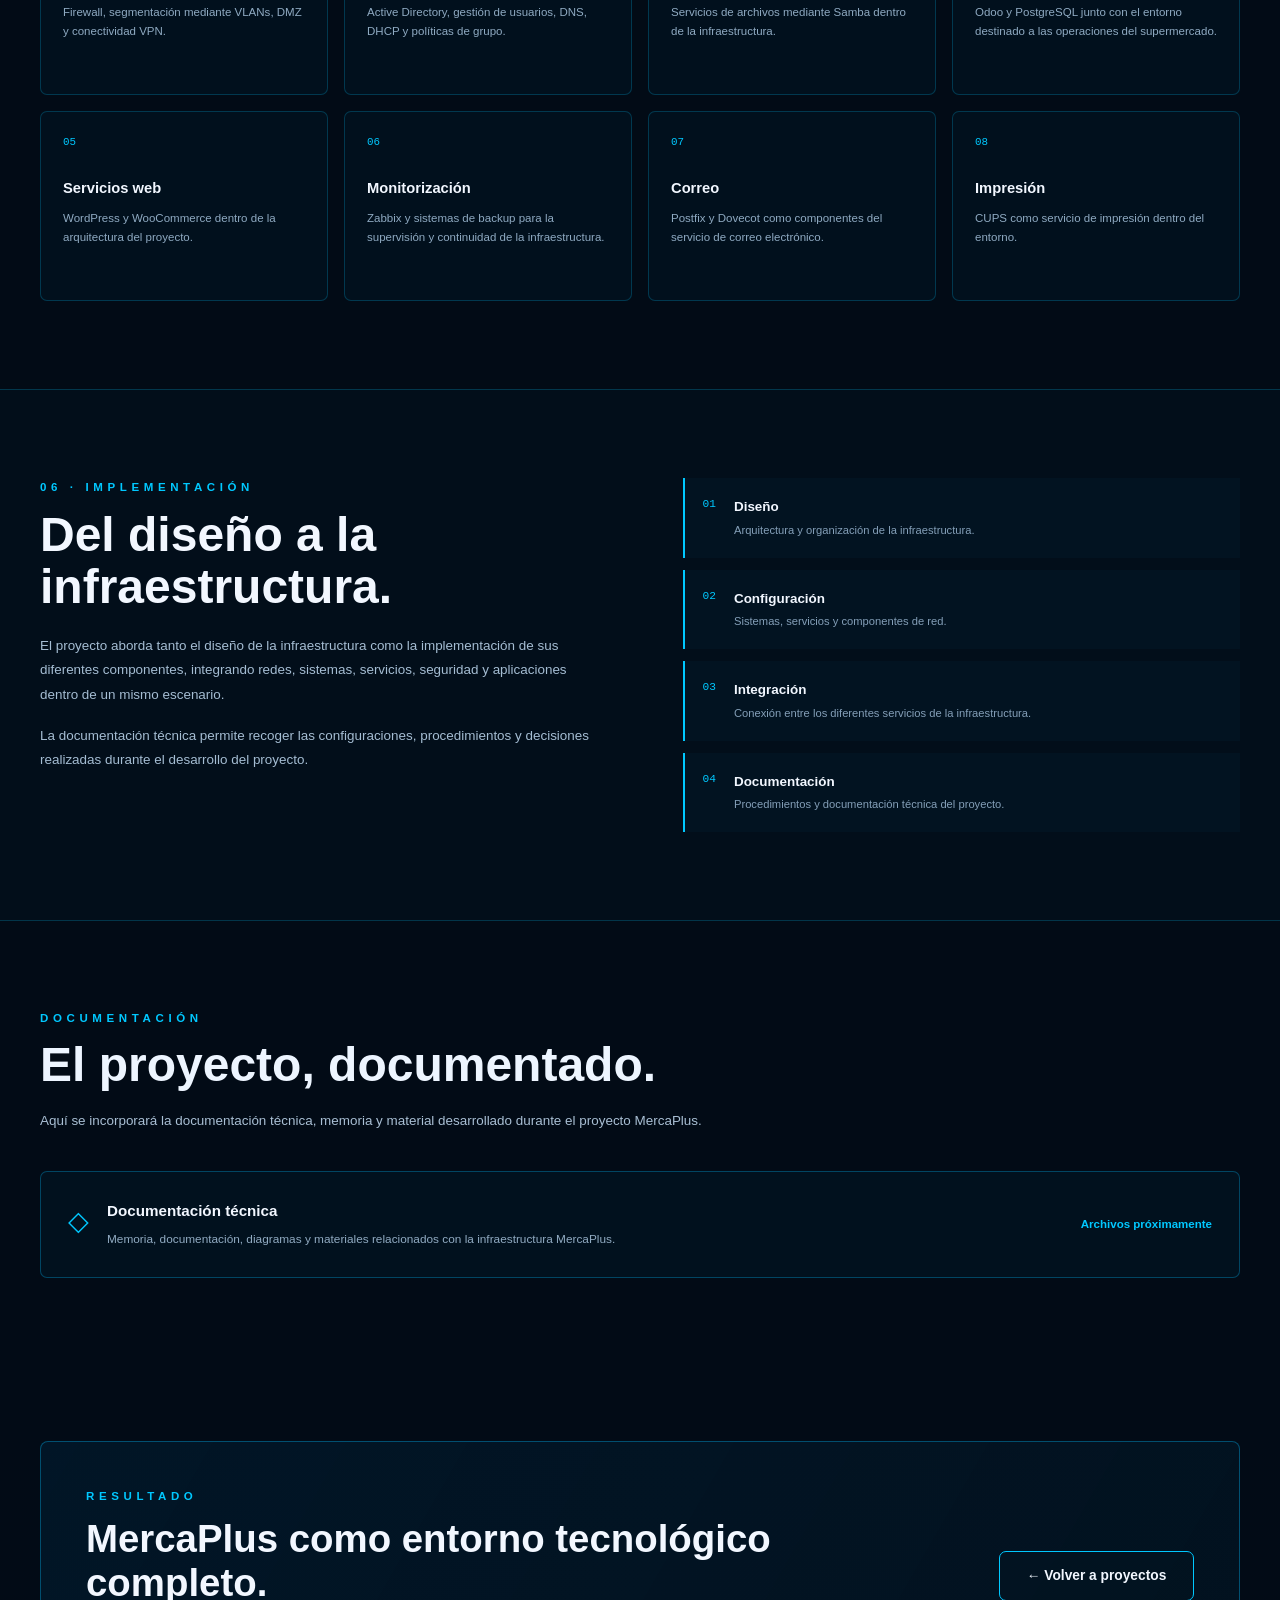
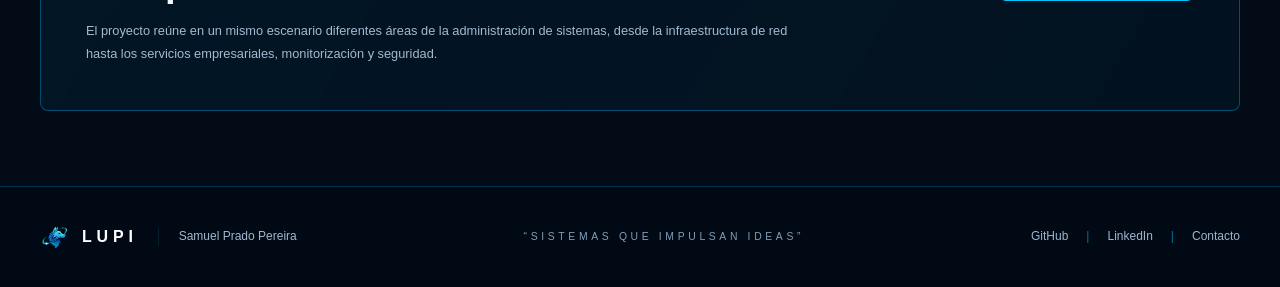
<file: proyectos/mercaplus.html>
<!DOCTYPE html>
<html lang="es">

<head>
    <meta charset="UTF-8">
    <meta name="viewport" content="width=device-width, initial-scale=1.0">

    <title>MercaPlus | Rincón de Lupi</title>

    <link rel="icon" type="image/png" href="../assets/images/logo/lupi.png">

    <link rel="stylesheet" href="../css/styles.css">
    <link rel="stylesheet" href="../css/mercaplus.css">
</head>

<body>

    <!-- =========================================
         HEADER
    ========================================= -->

    <header class="site-header" id="top">

        <div class="container header-inner">

            <a
                class="brand"
                href="../index.html"
                aria-label="Rincón de Lupi"
            >
                <img
                    src="../assets/images/logo/lupi.png"
                    alt="Lupi"
                >

                <span>LUPI</span>
            </a>


            <button
                class="menu-toggle"
                aria-label="Abrir menú"
                aria-expanded="false"
            >
                <span></span>
                <span></span>
                <span></span>
            </button>


            <nav
                class="main-nav"
                aria-label="Navegación principal"
            >

                <a href="../index.html">
                    Inicio
                </a>

                <a
                    href="../index.html#proyectos"
                    class="active"
                >
                    Proyectos
                </a>

                <a href="../index.html#documentacion">
                    Documentación
                </a>

                <a href="../index.html#sobre-mi">
                    Sobre mí
                </a>

                <a href="../index.html#cv">
                    CV
                </a>

                <a href="../index.html#contacto">
                    Contacto
                </a>

            </nav>


            <div class="header-actions">

                <a
                    href="https://github.com/prapersam"
                    target="_blank"
                    rel="noopener noreferrer"
                    aria-label="GitHub"
                >
                    GH
                </a>

                <a
                    href="#"
                    aria-label="LinkedIn"
                >
                    in
                </a>

                <a
                    href="mailto:contacto@rincondelupi.com"
                    aria-label="Correo"
                >
                    @
                </a>

            </div>


            <span class="header-pill">
                Sistemas que impulsan ideas
            </span>

        </div>

    </header>


    <main>

        <!-- =========================================
             HERO
        ========================================= -->

        <section class="project-hero">

            <div class="project-hero-grid">

                <div class="container project-hero-inner">

                    <div class="project-hero-copy">

                        <p class="section-eyebrow">
                            PROYECTO · TFG
                        </p>


                        <h1>
                            Merca<span>Plus</span>
                        </h1>


                        <h2>
                            Infraestructura informática corporativa
                        </h2>


                        <p class="project-hero-text">
                            Diseño e implementación de una infraestructura
                            informática completa para un supermercado,
                            integrando redes, servidores, servicios,
                            seguridad, ERP y monitorización.
                        </p>


                        <div class="project-hero-tags">

                            <span>pfSense</span>
                            <span>VLAN</span>
                            <span>Windows Server</span>
                            <span>Debian</span>
                            <span>Samba</span>
                            <span>Odoo</span>
                            <span>Zabbix</span>

                        </div>


                        <div class="project-hero-buttons">

                            <a
                                href="#arquitectura"
                                class="button button-primary"
                            >
                                Explorar proyecto
                                <span>↓</span>
                            </a>

                            <a
                                href="../index.html#proyectos"
                                class="button button-secondary"
                            >
                                ← Proyectos
                            </a>

                        </div>

                    </div>

                </div>

            </div>

        </section>


        <!-- =========================================
             01 · EL PROYECTO
        ========================================= -->

        <section class="mercaplus-section project-intro">

            <div class="container">

                <div class="section-heading mercaplus-heading">

                    <div>

                        <p class="section-eyebrow">
                            01 · EL PROYECTO
                        </p>

                        <h2>
                            Una infraestructura completa,
                            diseñada desde cero.
                        </h2>

                    </div>

                </div>


                <div class="project-intro-grid">

                    <div class="project-intro-copy">

                        <p>
                            MercaPlus es un proyecto final de Grado Superior
                            centrado en el diseño e implementación de una
                            infraestructura informática corporativa completa
                            para un supermercado.
                        </p>

                        <p>
                            El proyecto integra diferentes áreas de la
                            administración de sistemas: redes, servidores,
                            servicios de infraestructura, seguridad,
                            aplicaciones empresariales, monitorización y
                            copias de seguridad.
                        </p>

                        <p>
                            El objetivo es plantear una infraestructura en
                            la que los diferentes componentes formen parte
                            de un mismo entorno tecnológico.
                        </p>

                    </div>


                    <div class="project-facts">

                        <div class="project-fact">

                            <span>01</span>

                            <div>
                                <strong>Proyecto</strong>
                                <small>Trabajo Final de Grado Superior</small>
                            </div>

                        </div>


                        <div class="project-fact">

                            <span>02</span>

                            <div>
                                <strong>Área</strong>
                                <small>Sistemas e infraestructura IT</small>
                            </div>

                        </div>


                        <div class="project-fact">

                            <span>03</span>

                            <div>
                                <strong>Entorno</strong>
                                <small>Infraestructura virtualizada</small>
                            </div>

                        </div>


                        <div class="project-fact">

                            <span>04</span>

                            <div>
                                <strong>Enfoque</strong>
                                <small>Diseño, implementación y documentación</small>
                            </div>

                        </div>

                    </div>

                </div>

            </div>

        </section>


        <!-- =========================================
             02 · ARQUITECTURA
        ========================================= -->

        <section
            class="mercaplus-section architecture-section"
            id="arquitectura"
        >

            <div class="container">

                <div class="section-heading mercaplus-heading">

                    <div>

                        <p class="section-eyebrow">
                            02 · ARQUITECTURA
                        </p>

                        <h2>
                            Arquitectura de red.
                        </h2>

                        <p class="section-description">
                            La infraestructura se organiza mediante una
                            arquitectura de red segmentada y diferentes
                            zonas destinadas a los distintos servicios
                            y funciones de la organización.
                        </p>

                    </div>

                </div>


                <!-- DIAGRAMA -->

                <div class="network-diagram">

                    <div class="network-diagram-header">

                        <div>

                            <span>
                                DIAGRAMA DE INFRAESTRUCTURA
                            </span>

                            <strong>
                                MercaPlus
                            </strong>

                        </div>

                        <small>
                            Arquitectura de red
                        </small>

                    </div>


                    <div class="network-image">

                        <img
                            src="../assets/images/projects/mercaplus/MercaPlus%20by%20LupiX%20-%20Proyecto%20final%20de%20Grado%20Superior.png"
                            alt="Diagrama de red e infraestructura del proyecto MercaPlus"
                        >

                    </div>

                </div>


                <!-- VLAN -->

                <div class="architecture-info">

                    <div class="architecture-copy">

                        <p class="section-eyebrow">
                            SEGMENTACIÓN
                        </p>

                        <h3>
                            VLANs y separación de servicios.
                        </h3>

                        <p>
                            La infraestructura contempla diferentes VLANs
                            para separar las funciones de la red y organizar
                            los distintos entornos de trabajo y servicios.
                        </p>

                    </div>


                    <div class="vlan-list">

                        <div class="vlan-item">

                            <span>10</span>

                            <div>
                                <strong>LAN · Sistemas</strong>
                                <small>Administración</small>
                            </div>

                        </div>


                        <div class="vlan-item">

                            <span>20</span>

                            <div>
                                <strong>DMZ</strong>
                                <small>Servicios expuestos</small>
                            </div>

                        </div>


                        <div class="vlan-item">

                            <span>30</span>

                            <div>
                                <strong>TPV</strong>
                                <small>Terminales TPV</small>
                            </div>

                        </div>


                        <div class="vlan-item">

                            <span>40</span>

                            <div>
                                <strong>OFICINA</strong>
                                <small>Equipos de oficina</small>
                            </div>

                        </div>


                        <div class="vlan-item">

                            <span>50</span>

                            <div>
                                <strong>CPD</strong>
                                <small>Centro de procesamiento de datos</small>
                            </div>

                        </div>

                    </div>

                </div>

            </div>

        </section>


        <!-- =========================================
             03 · INFRAESTRUCTURA
        ========================================= -->

        <section class="mercaplus-section infrastructure-section">

            <div class="container">

                <div class="section-heading mercaplus-heading">

                    <div>

                        <p class="section-eyebrow">
                            03 · INFRAESTRUCTURA
                        </p>

                        <h2>
                            Sistemas y servidores.
                        </h2>

                        <p class="section-description">
                            Diferentes plataformas y servidores forman la
                            infraestructura necesaria para proporcionar los
                            servicios del entorno MercaPlus.
                        </p>

                    </div>

                </div>


                <div class="infrastructure-grid">

                    <article class="technical-card">

                        <span class="technical-number">
                            01
                        </span>

                        <div>

                            <h3>
                                Windows Server 2025
                            </h3>

                            <p>
                                Plataforma utilizada para los servicios
                                relacionados con Active Directory, DNS,
                                DHCP y políticas de grupo.
                            </p>

                            <div class="technical-tags">
                                <span>Active Directory</span>
                                <span>DNS</span>
                                <span>DHCP</span>
                                <span>GPO</span>
                            </div>

                        </div>

                    </article>


                    <article class="technical-card">

                        <span class="technical-number">
                            02
                        </span>

                        <div>

                            <h3>
                                Debian 12
                            </h3>

                            <p>
                                Sistema utilizado para diferentes servicios
                                de infraestructura, incluyendo Samba,
                                PostgreSQL, Odoo y CUPS.
                            </p>

                            <div class="technical-tags">
                                <span>Samba</span>
                                <span>PostgreSQL</span>
                                <span>Odoo</span>
                                <span>CUPS</span>
                            </div>

                        </div>

                    </article>


                    <article class="technical-card">

                        <span class="technical-number">
                            03
                        </span>

                        <div>

                            <h3>
                                Rocky Linux 9
                            </h3>

                            <p>
                                Plataforma empleada para servicios de
                                monitorización y copias de seguridad
                                dentro de la infraestructura.
                            </p>

                            <div class="technical-tags">
                                <span>Zabbix</span>
                                <span>Backups</span>
                            </div>

                        </div>

                    </article>


                    <article class="technical-card">

                        <span class="technical-number">
                            04
                        </span>

                        <div>

                            <h3>
                                Ubuntu Server
                            </h3>

                            <p>
                                Plataforma presente dentro del conjunto de
                                sistemas utilizados en la infraestructura
                                del proyecto.
                            </p>

                            <div class="technical-tags">
                                <span>Linux</span>
                                <span>Servidor</span>
                            </div>

                        </div>

                    </article>

                </div>

            </div>

        </section>


        <!-- =========================================
             04 · TECNOLOGÍAS
        ========================================= -->

        <section class="mercaplus-section technologies-section">

            <div class="container">

                <div class="section-heading mercaplus-heading">

                    <div>

                        <p class="section-eyebrow">
                            04 · TECNOLOGÍAS
                        </p>

                        <h2>
                            Componentes del entorno.
                        </h2>

                        <p class="section-description">
                            MercaPlus reúne tecnologías de redes, sistemas,
                            seguridad, virtualización, servicios y
                            aplicaciones empresariales.
                        </p>

                    </div>

                </div>


                <div class="technology-list">

                    <div class="technology-row">

                        <span>01</span>

                        <div>
                            <strong>Redes y seguridad</strong>
                            <p>
                                pfSense · VLANs · DMZ · OpenVPN
                            </p>
                        </div>

                    </div>


                    <div class="technology-row">

                        <span>02</span>

                        <div>
                            <strong>Sistemas</strong>
                            <p>
                                Windows Server 2025 · Debian 12 · Rocky Linux 9
                                · Ubuntu Server
                            </p>
                        </div>

                    </div>


                    <div class="technology-row">

                        <span>03</span>

                        <div>
                            <strong>Directorio y servicios de red</strong>
                            <p>
                                Active Directory · DNS · DHCP · GPO · Samba
                            </p>
                        </div>

                    </div>


                    <div class="technology-row">

                        <span>04</span>

                        <div>
                            <strong>Aplicaciones empresariales</strong>
                            <p>
                                PostgreSQL · Odoo · WooCommerce · WordPress
                            </p>
                        </div>

                    </div>


                    <div class="technology-row">

                        <span>05</span>

                        <div>
                            <strong>Monitorización y continuidad</strong>
                            <p>
                                Zabbix · Backups
                            </p>
                        </div>

                    </div>


                    <div class="technology-row">

                        <span>06</span>

                        <div>
                            <strong>Servicios</strong>
                            <p>
                                CUPS · Postfix · Dovecot · Virtualización
                            </p>
                        </div>

                    </div>

                </div>

            </div>

        </section>


        <!-- =========================================
             05 · SERVICIOS
        ========================================= -->

        <section class="mercaplus-section services-section">

            <div class="container">

                <div class="section-heading mercaplus-heading">

                    <div>

                        <p class="section-eyebrow">
                            05 · SERVICIOS
                        </p>

                        <h2>
                            Una infraestructura conectada.
                        </h2>

                        <p class="section-description">
                            Los diferentes componentes del proyecto se
                            agrupan en servicios que cubren las necesidades
                            de red, sistemas, aplicaciones y administración.
                        </p>

                    </div>

                </div>


                <div class="services-grid">

                    <article class="service-block">

                        <span>01</span>

                        <h3>
                            Red e infraestructura
                        </h3>

                        <p>
                            Firewall, segmentación mediante VLANs,
                            DMZ y conectividad VPN.
                        </p>

                    </article>


                    <article class="service-block">

                        <span>02</span>

                        <h3>
                            Directorio
                        </h3>

                        <p>
                            Active Directory, gestión de usuarios,
                            DNS, DHCP y políticas de grupo.
                        </p>

                    </article>


                    <article class="service-block">

                        <span>03</span>

                        <h3>
                            Recursos compartidos
                        </h3>

                        <p>
                            Servicios de archivos mediante Samba
                            dentro de la infraestructura.
                        </p>

                    </article>


                    <article class="service-block">

                        <span>04</span>

                        <h3>
                            ERP y TPV
                        </h3>

                        <p>
                            Odoo y PostgreSQL junto con el entorno
                            destinado a las operaciones del supermercado.
                        </p>

                    </article>


                    <article class="service-block">

                        <span>05</span>

                        <h3>
                            Servicios web
                        </h3>

                        <p>
                            WordPress y WooCommerce dentro de la
                            arquitectura del proyecto.
                        </p>

                    </article>


                    <article class="service-block">

                        <span>06</span>

                        <h3>
                            Monitorización
                        </h3>

                        <p>
                            Zabbix y sistemas de backup para la
                            supervisión y continuidad de la infraestructura.
                        </p>

                    </article>


                    <article class="service-block">

                        <span>07</span>

                        <h3>
                            Correo
                        </h3>

                        <p>
                            Postfix y Dovecot como componentes del
                            servicio de correo electrónico.
                        </p>

                    </article>


                    <article class="service-block">

                        <span>08</span>

                        <h3>
                            Impresión
                        </h3>

                        <p>
                            CUPS como servicio de impresión dentro
                            del entorno.
                        </p>

                    </article>

                </div>

            </div>

        </section>


        <!-- =========================================
             06 · IMPLEMENTACIÓN
        ========================================= -->

        <section class="mercaplus-section implementation-section">

            <div class="container">

                <div class="implementation-grid">

                    <div>

                        <p class="section-eyebrow">
                            06 · IMPLEMENTACIÓN
                        </p>

                        <h2>
                            Del diseño a la infraestructura.
                        </h2>

                        <p class="implementation-text">
                            El proyecto aborda tanto el diseño de la
                            infraestructura como la implementación de sus
                            diferentes componentes, integrando redes,
                            sistemas, servicios, seguridad y aplicaciones
                            dentro de un mismo escenario.
                        </p>

                        <p class="implementation-text">
                            La documentación técnica permite recoger las
                            configuraciones, procedimientos y decisiones
                            realizadas durante el desarrollo del proyecto.
                        </p>

                    </div>


                    <div class="implementation-points">

                        <div class="implementation-point">

                            <span>01</span>

                            <div>
                                <strong>Diseño</strong>
                                <p>
                                    Arquitectura y organización de la
                                    infraestructura.
                                </p>
                            </div>

                        </div>


                        <div class="implementation-point">

                            <span>02</span>

                            <div>
                                <strong>Configuración</strong>
                                <p>
                                    Sistemas, servicios y componentes
                                    de red.
                                </p>
                            </div>

                        </div>


                        <div class="implementation-point">

                            <span>03</span>

                            <div>
                                <strong>Integración</strong>
                                <p>
                                    Conexión entre los diferentes servicios
                                    de la infraestructura.
                                </p>
                            </div>

                        </div>


                        <div class="implementation-point">

                            <span>04</span>

                            <div>
                                <strong>Documentación</strong>
                                <p>
                                    Procedimientos y documentación técnica
                                    del proyecto.
                                </p>
                            </div>

                        </div>

                    </div>

                </div>

            </div>

        </section>


        <!-- =========================================
             DOCUMENTACIÓN
        ========================================= -->

        <section
            class="mercaplus-section documentation-project-section"
            id="documentacion-mercaplus"
        >

            <div class="container">

                <div class="section-heading mercaplus-heading">

                    <div>

                        <p class="section-eyebrow">
                            DOCUMENTACIÓN
                        </p>

                        <h2>
                            El proyecto, documentado.
                        </h2>

                        <p class="section-description">
                            Aquí se incorporará la documentación técnica,
                            memoria y material desarrollado durante el
                            proyecto MercaPlus.
                        </p>

                    </div>

                </div>


                <div class="documentation-project-box">

                    <div class="documentation-project-copy">

                        <span class="documentation-project-icon">
                            ◇
                        </span>

                        <div>

                            <h3>
                                Documentación técnica
                            </h3>

                            <p>
                                Memoria, documentación, diagramas y
                                materiales relacionados con la
                                infraestructura MercaPlus.
                            </p>

                        </div>

                    </div>


                    <div class="documentation-project-status">
                        Archivos próximamente
                    </div>

                </div>

            </div>

        </section>


        <!-- =========================================
             RESULTADO
        ========================================= -->

        <section class="mercaplus-result">

            <div class="container">

                <div class="result-box">

                    <div>

                        <p class="section-eyebrow">
                            RESULTADO
                        </p>

                        <h2>
                            MercaPlus como entorno tecnológico completo.
                        </h2>

                        <p>
                            El proyecto reúne en un mismo escenario
                            diferentes áreas de la administración de
                            sistemas, desde la infraestructura de red
                            hasta los servicios empresariales,
                            monitorización y seguridad.
                        </p>

                    </div>


                    <a
                        href="../index.html#proyectos"
                        class="button button-secondary"
                    >
                        ← Volver a proyectos
                    </a>

                </div>

            </div>

        </section>

    </main>


    <!-- =========================================
         FOOTER
    ========================================= -->

<footer class="site-footer">

    <div class="container footer-inner">

        <div class="footer-brand">

            <img
                src="../assets/images/logo/lupi.png"
                alt="Lupi"
                class="footer-logo"
            >

            <strong>LUPI</strong>

            <span></span>

            <p>
                Samuel Prado Pereira
            </p>

        </div>


        <div class="footer-slogan">

            “SISTEMAS QUE IMPULSAN IDEAS”

        </div>


        <div class="footer-links">

            <a
                href="https://github.com/prapersam"
                target="_blank"
                rel="noopener noreferrer"
            >
                GitHub
            </a>

            <span>|</span>

            <a href="#">
                LinkedIn
            </a>

            <span>|</span>

            <a href="../index.html#contacto">
                Contacto
            </a>

        </div>

    </div>

</footer>


    <!-- =========================================
         MENÚ MÓVIL
    ========================================= -->

    <script>

        const menuToggle = document.querySelector(".menu-toggle");
        const mainNav = document.querySelector(".main-nav");

        if (menuToggle && mainNav) {

            menuToggle.addEventListener("click", () => {

                const isOpen =
                    mainNav.classList.toggle("open");

                menuToggle.setAttribute(
                    "aria-expanded",
                    isOpen
                );

            });


            mainNav.querySelectorAll("a").forEach(link => {

                link.addEventListener("click", () => {

                    mainNav.classList.remove("open");

                    menuToggle.setAttribute(
                        "aria-expanded",
                        "false"
                    );

                });

            });

        }

    </script>

</body>

</html>
</file>
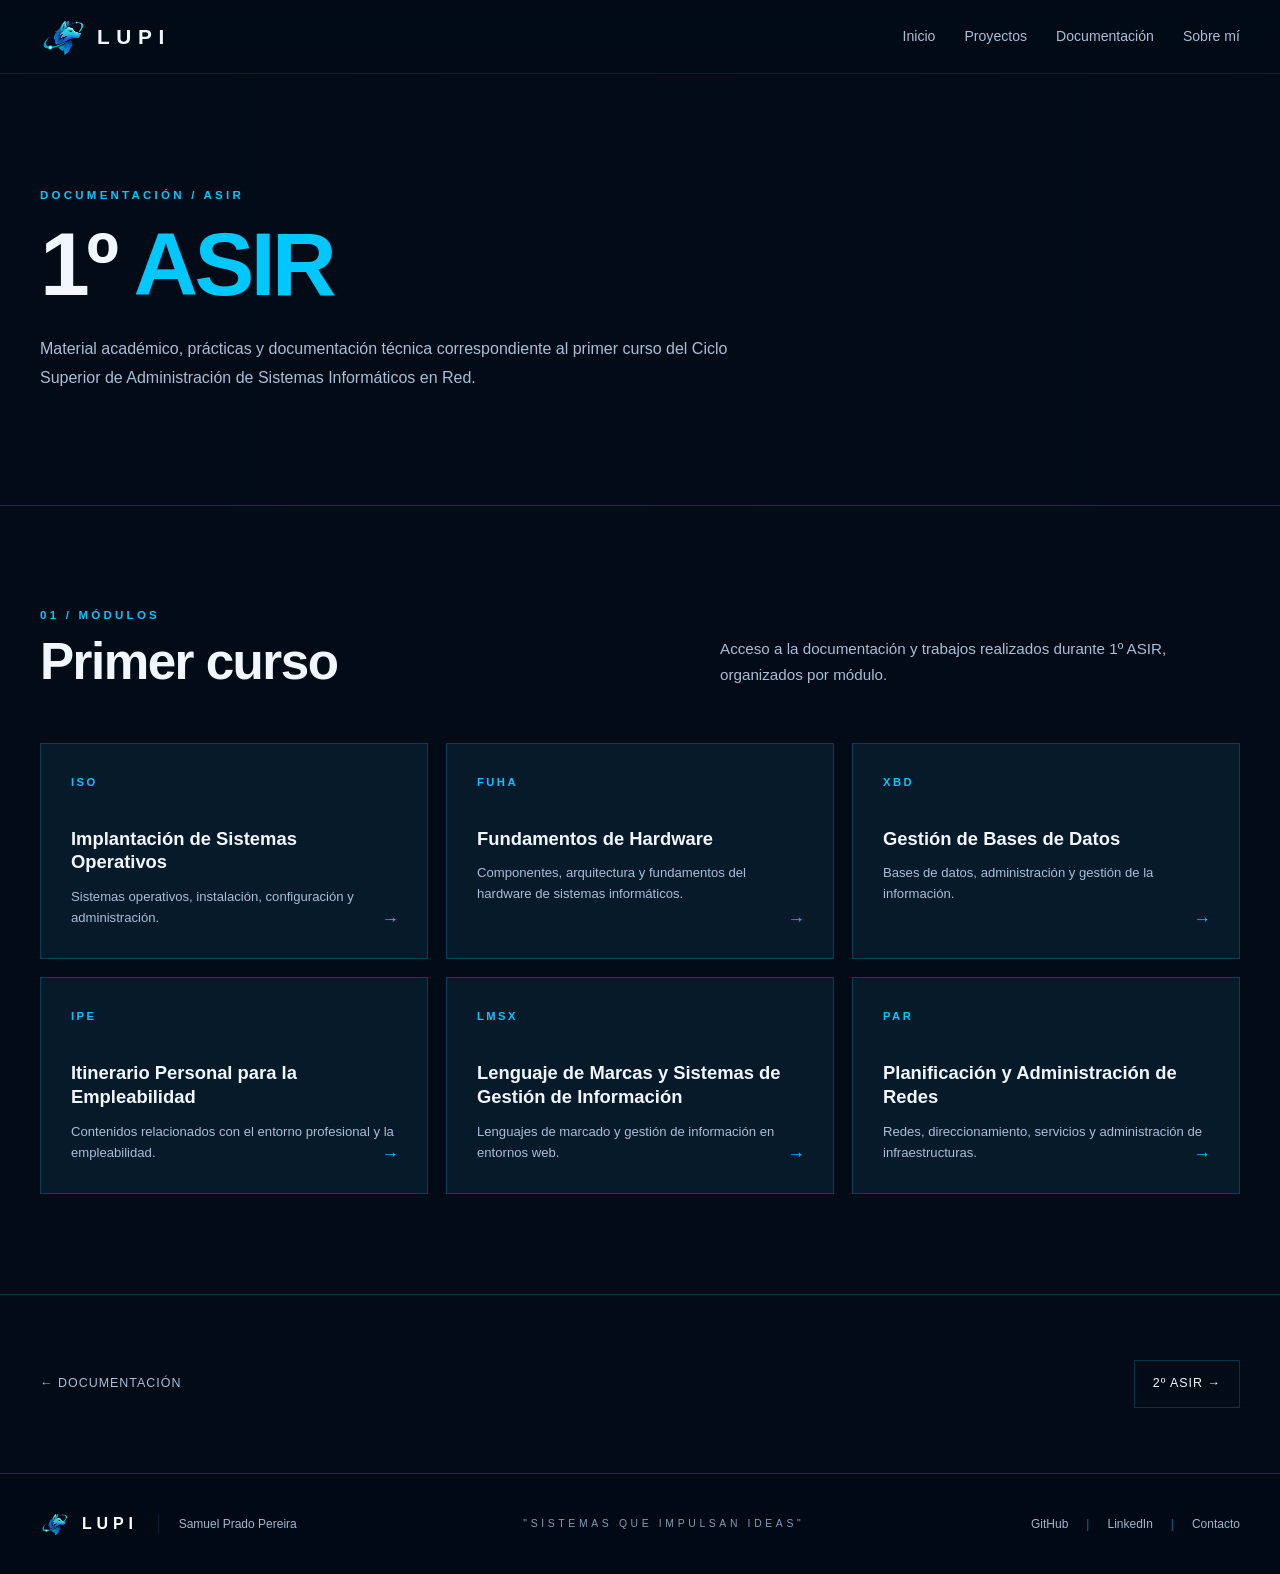
<file: documentacion/asir/primero.html>
<!DOCTYPE html>
<html lang="es">

<head>
    <meta charset="UTF-8">
    <meta name="viewport" content="width=device-width, initial-scale=1.0">

    <title>1º ASIR | Documentación | Rincón de Lupi</title>

    <link rel="icon" type="image/png" href="../../assets/images/logo/lupi.png">

    <link rel="stylesheet" href="../../css/styles.css">
    <link rel="stylesheet" href="../../css/asir.css">
</head>

<body>

    <!-- =========================
         HEADER
         ========================= -->

    <header class="site-header">

        <div class="container header-inner">

            <a href="../../index.html" class="brand">
                <img src="../../assets/images/logo/lupi.png" alt="Lupi">
                <span>LUPI</span>
            </a>

            <nav class="main-nav">
                <a href="../../index.html">Inicio</a>
                <a href="../../proyectos/">Proyectos</a>
                <a href="../">Documentación</a>
                <a href="../../sobre-mi/">Sobre mí</a>
            </nav>

        </div>

    </header>


    <main class="asir-page">

        <!-- =========================
             HERO
             ========================= -->

        <section class="asir-hero">

            <div class="container asir-hero-content">

                <div class="asir-label">
                    DOCUMENTACIÓN / ASIR
                </div>

                <h1>
                    1º <span>ASIR</span>
                </h1>

                <p class="asir-hero-description">
                    Material académico, prácticas y documentación técnica
                    correspondiente al primer curso del Ciclo Superior de
                    Administración de Sistemas Informáticos en Red.
                </p>

            </div>

        </section>


        <!-- =========================
             MÓDULOS
             ========================= -->

        <section class="asir-section">

            <div class="container">

                <div class="asir-section-header">

                    <div>
                        <div class="asir-section-number">01 / MÓDULOS</div>

                        <h2>
                            Primer curso
                        </h2>
                    </div>

                    <p class="asir-section-intro">
                        Acceso a la documentación y trabajos realizados
                        durante 1º ASIR, organizados por módulo.
                    </p>

                </div>


                <div class="module-grid">

                    <a href="#" class="module-card">

                        <span class="module-code">ISO</span>

                        <h3>
                            Implantación de Sistemas Operativos
                        </h3>

                        <p>
                            Sistemas operativos, instalación,
                            configuración y administración.
                        </p>

                        <span class="module-arrow">→</span>

                    </a>


                    <a href="#" class="module-card">

                        <span class="module-code">FUHA</span>

                        <h3>
                            Fundamentos de Hardware
                        </h3>

                        <p>
                            Componentes, arquitectura y fundamentos
                            del hardware de sistemas informáticos.
                        </p>

                        <span class="module-arrow">→</span>

                    </a>


                    <a href="#" class="module-card">

                        <span class="module-code">XBD</span>

                        <h3>
                            Gestión de Bases de Datos
                        </h3>

                        <p>
                            Bases de datos, administración y
                            gestión de la información.
                        </p>

                        <span class="module-arrow">→</span>

                    </a>


                    <a href="#" class="module-card">

                        <span class="module-code">IPE</span>

                        <h3>
                            Itinerario Personal para la Empleabilidad
                        </h3>

                        <p>
                            Contenidos relacionados con el entorno
                            profesional y la empleabilidad.
                        </p>

                        <span class="module-arrow">→</span>

                    </a>


                    <a href="#" class="module-card">

                        <span class="module-code">LMSX</span>

                        <h3>
                            Lenguaje de Marcas y Sistemas de Gestión de Información
                        </h3>

                        <p>
                            Lenguajes de marcado y gestión de
                            información en entornos web.
                        </p>

                        <span class="module-arrow">→</span>

                    </a>


                    <a href="#" class="module-card">

                        <span class="module-code">PAR</span>

                        <h3>
                            Planificación y Administración de Redes
                        </h3>

                        <p>
                            Redes, direccionamiento, servicios y
                            administración de infraestructuras.
                        </p>

                        <span class="module-arrow">→</span>

                    </a>

                </div>

            </div>

        </section>


        <!-- =========================
             NAVEGACIÓN
             ========================= -->

        <section class="asir-navigation">

            <div class="container asir-navigation-inner">

                <a href="../index.html" class="asir-back">
                    ← Documentación
                </a>

                <a href="segundo.html" class="asir-next">
                    2º ASIR →
                </a>

            </div>

        </section>

    </main>


    <!-- =========================
         FOOTER
         ========================= -->

    <footer class="site-footer">

        <div class="container footer-inner">

            <div class="footer-brand">

                <img
                    src="../../assets/images/logo/lupi.png"
                    alt="Lupi"
                    class="footer-logo"
                >

                <strong>LUPI</strong>

                <span></span>

                <p>Samuel Prado Pereira</p>

            </div>

            <div class="footer-slogan">
                "SISTEMAS QUE IMPULSAN IDEAS"
            </div>

            <div class="footer-links">
    <a href="https://github.com/prapersam" target="_blank">GitHub</a>

    <span>|</span>

    <a href="https://www.linkedin.com/" target="_blank">LinkedIn</a>

    <span>|</span>

    <a href="mailto:contacto@rincondelupi.com">Contacto</a>
</div>

        </div>

    </footer>

</body>
</html>
</file>
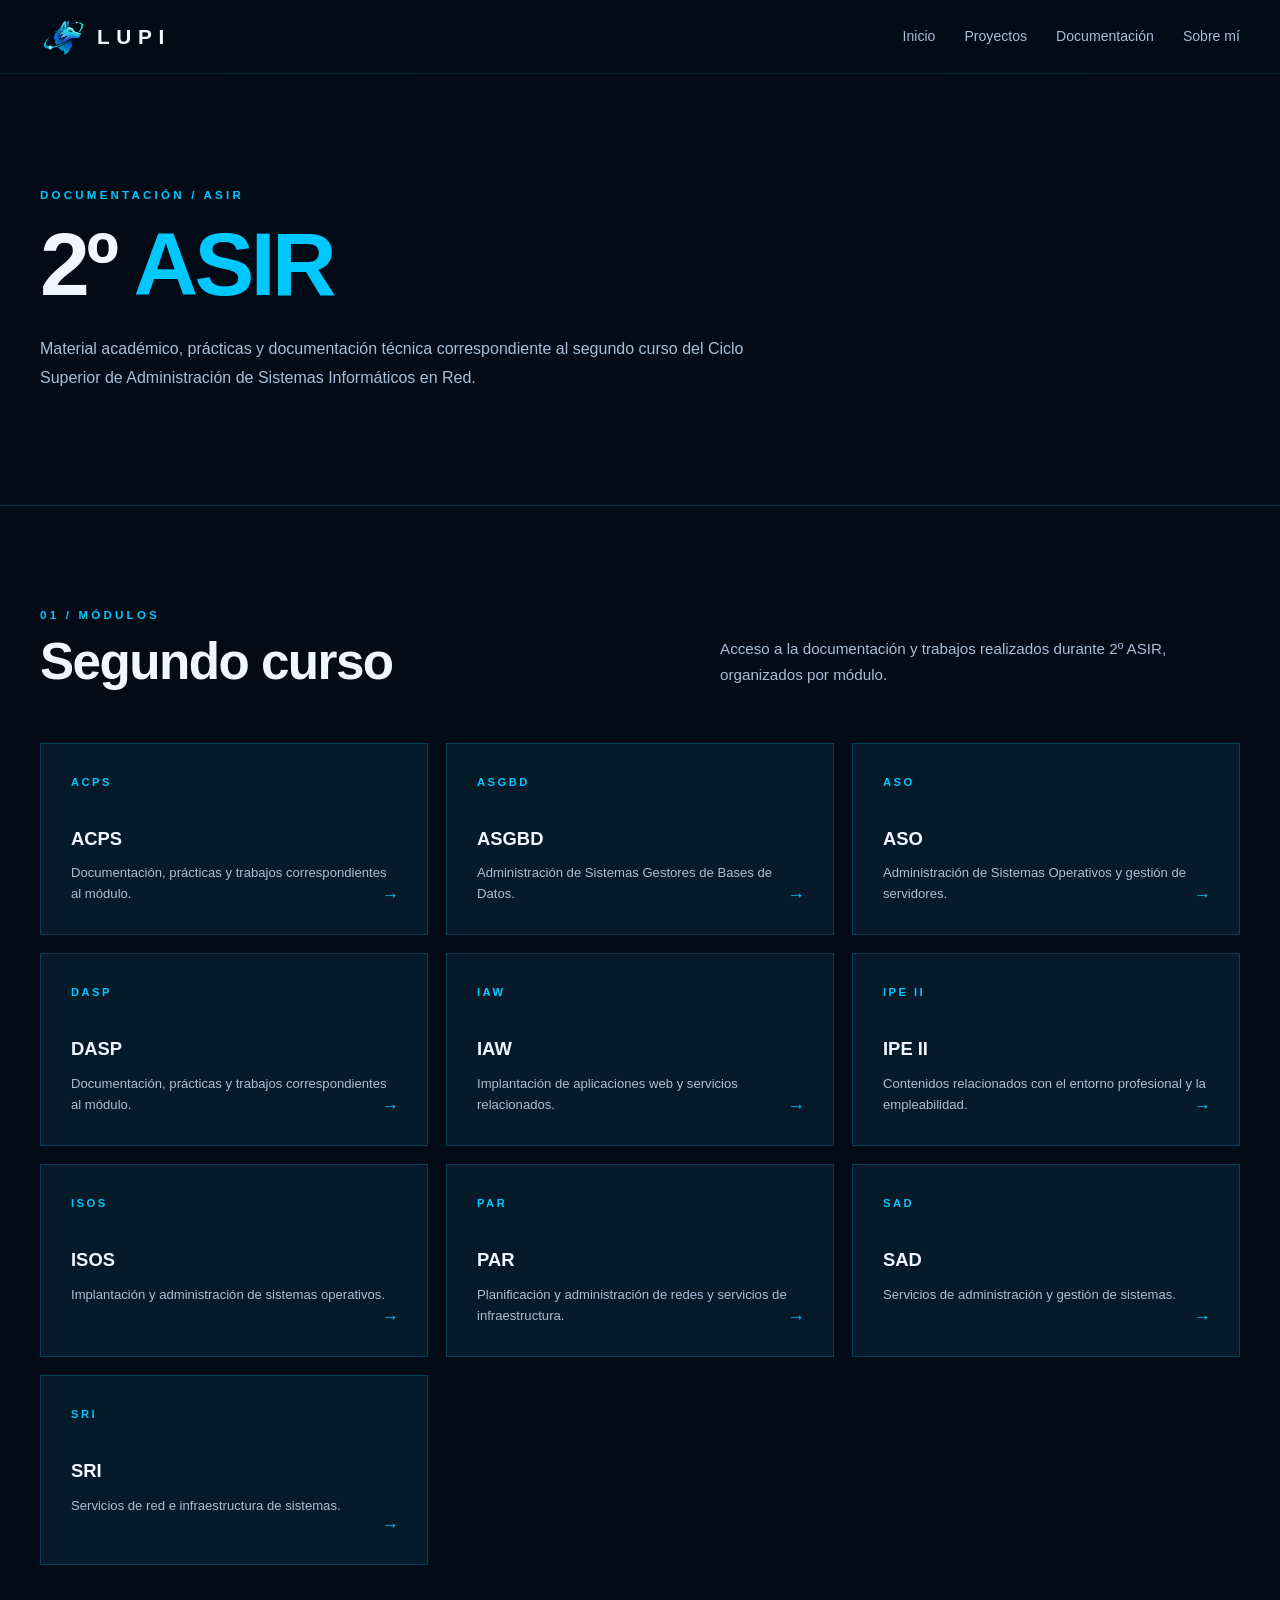
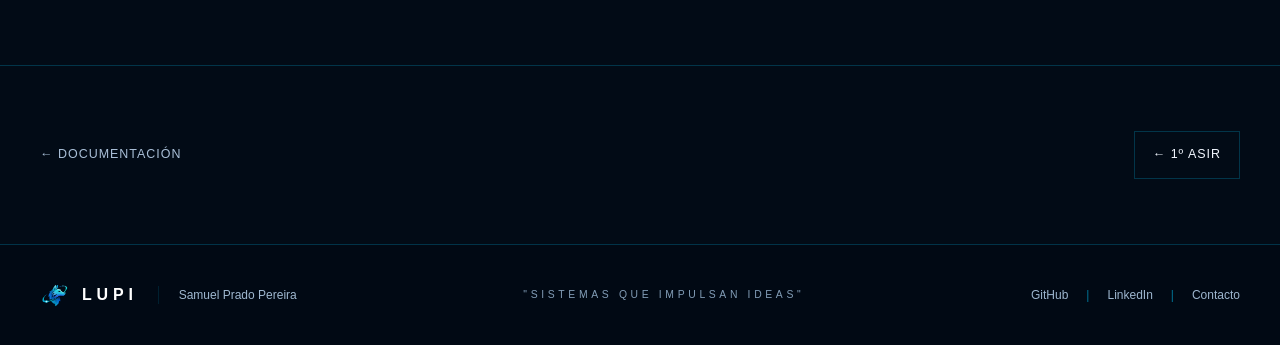
<file: documentacion/asir/segundo.html>
<!DOCTYPE html>
<html lang="es">

<head>
    <meta charset="UTF-8">
    <meta name="viewport" content="width=device-width, initial-scale=1.0">

    <title>2º ASIR | Documentación | Rincón de Lupi</title>

    <link rel="icon" type="image/png" href="../../assets/images/logo/lupi.png">

    <link rel="stylesheet" href="../../css/styles.css">
    <link rel="stylesheet" href="../../css/asir.css">
</head>

<body>

    <!-- =========================
         HEADER
         ========================= -->

    <header class="site-header">

        <div class="container header-inner">

            <a href="../../index.html" class="brand">
                <img src="../../assets/images/logo/lupi.png" alt="Lupi">
                <span>LUPI</span>
            </a>

            <nav class="main-nav">
                <a href="../../index.html">Inicio</a>
                <a href="../../proyectos/">Proyectos</a>
                <a href="../">Documentación</a>
                <a href="../../sobre-mi/">Sobre mí</a>
            </nav>

        </div>

    </header>


    <main class="asir-page">

        <!-- =========================
             HERO
             ========================= -->

        <section class="asir-hero">

            <div class="container asir-hero-content">

                <div class="asir-label">
                    DOCUMENTACIÓN / ASIR
                </div>

                <h1>
                    2º <span>ASIR</span>
                </h1>

                <p class="asir-hero-description">
                    Material académico, prácticas y documentación técnica
                    correspondiente al segundo curso del Ciclo Superior de
                    Administración de Sistemas Informáticos en Red.
                </p>

            </div>

        </section>


        <!-- =========================
             MÓDULOS
             ========================= -->

        <section class="asir-section">

            <div class="container">

                <div class="asir-section-header">

                    <div>
                        <div class="asir-section-number">01 / MÓDULOS</div>

                        <h2>
                            Segundo curso
                        </h2>
                    </div>

                    <p class="asir-section-intro">
                        Acceso a la documentación y trabajos realizados
                        durante 2º ASIR, organizados por módulo.
                    </p>

                </div>


                <div class="module-grid">

                    <a href="#" class="module-card">

                        <span class="module-code">ACPS</span>

                        <h3>
                            ACPS
                        </h3>

                        <p>
                            Documentación, prácticas y trabajos
                            correspondientes al módulo.
                        </p>

                        <span class="module-arrow">→</span>

                    </a>


                    <a href="#" class="module-card">

                        <span class="module-code">ASGBD</span>

                        <h3>
                            ASGBD
                        </h3>

                        <p>
                            Administración de Sistemas Gestores
                            de Bases de Datos.
                        </p>

                        <span class="module-arrow">→</span>

                    </a>


                    <a href="#" class="module-card">

                        <span class="module-code">ASO</span>

                        <h3>
                            ASO
                        </h3>

                        <p>
                            Administración de Sistemas Operativos
                            y gestión de servidores.
                        </p>

                        <span class="module-arrow">→</span>

                    </a>


                    <a href="#" class="module-card">

                        <span class="module-code">DASP</span>

                        <h3>
                            DASP
                        </h3>

                        <p>
                            Documentación, prácticas y trabajos
                            correspondientes al módulo.
                        </p>

                        <span class="module-arrow">→</span>

                    </a>


                    <a href="#" class="module-card">

                        <span class="module-code">IAW</span>

                        <h3>
                            IAW
                        </h3>

                        <p>
                            Implantación de aplicaciones web y
                            servicios relacionados.
                        </p>

                        <span class="module-arrow">→</span>

                    </a>


                    <a href="#" class="module-card">

                        <span class="module-code">IPE II</span>

                        <h3>
                            IPE II
                        </h3>

                        <p>
                            Contenidos relacionados con el entorno
                            profesional y la empleabilidad.
                        </p>

                        <span class="module-arrow">→</span>

                    </a>


                    <a href="#" class="module-card">

                        <span class="module-code">ISOS</span>

                        <h3>
                            ISOS
                        </h3>

                        <p>
                            Implantación y administración de sistemas
                            operativos.
                        </p>

                        <span class="module-arrow">→</span>

                    </a>


                    <a href="#" class="module-card">

                        <span class="module-code">PAR</span>

                        <h3>
                            PAR
                        </h3>

                        <p>
                            Planificación y administración de redes
                            y servicios de infraestructura.
                        </p>

                        <span class="module-arrow">→</span>

                    </a>


                    <a href="#" class="module-card">

                        <span class="module-code">SAD</span>

                        <h3>
                            SAD
                        </h3>

                        <p>
                            Servicios de administración y gestión
                            de sistemas.
                        </p>

                        <span class="module-arrow">→</span>

                    </a>


                    <a href="#" class="module-card">

                        <span class="module-code">SRI</span>

                        <h3>
                            SRI
                        </h3>

                        <p>
                            Servicios de red e infraestructura
                            de sistemas.
                        </p>

                        <span class="module-arrow">→</span>

                    </a>

                </div>

            </div>

        </section>


        <!-- =========================
             NAVEGACIÓN
             ========================= -->

        <section class="asir-navigation">

            <div class="container asir-navigation-inner">

                <a href="../index.html" class="asir-back">
                    ← Documentación
                </a>

                <a href="primero.html" class="asir-next">
                    ← 1º ASIR
                </a>

            </div>

        </section>

    </main>


    <!-- =========================
         FOOTER
         ========================= -->

    <footer class="site-footer">

        <div class="container footer-inner">

            <div class="footer-brand">

                <img
                    src="../../assets/images/logo/lupi.png"
                    alt="Lupi"
                    class="footer-logo"
                >

                <strong>LUPI</strong>

                <span></span>

                <p>Samuel Prado Pereira</p>

            </div>

            <div class="footer-slogan">
                "SISTEMAS QUE IMPULSAN IDEAS"
            </div>

            <div class="footer-links">
    <a href="https://github.com/prapersam" target="_blank">GitHub</a>

    <span>|</span>

    <a href="https://www.linkedin.com/" target="_blank">LinkedIn</a>

    <span>|</span>

    <a href="mailto:contacto@rincondelupi.com">Contacto</a>
</div>

        </div>

    </footer>

</body>
</html>
</file>
<file: css/styles.css>
:root {
    --bg: #020b16;
    --bg-soft: #041421;
    --card: #061a2a;
    --text: #f2f7ff;
    --muted: #a9bfd7;
    --cyan: #00c8ff;
    --cyan-2: #008fff;
    --border: rgba(0, 200, 255, .22);
    --container: 1420px;
}

* { margin: 0; padding: 0; box-sizing: border-box; }

html { scroll-behavior: smooth; }

body {
    min-width: 320px;
    background: var(--bg);
    color: var(--text);
    font-family: Inter, Segoe UI, Arial, sans-serif;
    line-height: 1.6;
}

a { color: inherit; text-decoration: none; }

.container {
    width: min(calc(100% - 80px), var(--container));
    margin-inline: auto;
}

.site-header {
    position: fixed;
    inset: 0 0 auto;
    height: 74px;
    z-index: 1000;
    background: rgba(2, 11, 22, .82);
    border-bottom: 1px solid rgba(0, 200, 255, .12);
    backdrop-filter: blur(16px);
}

.header-inner {
    height: 100%;
    display: flex;
    align-items: center;
    gap: 28px;
}

.brand {
    display: flex;
    align-items: center;
    gap: 9px;
    flex-shrink: 0;
}

.brand img { width: 48px; height: 48px; object-fit: contain; }

.brand span {
    font-size: 1.3rem;
    font-weight: 800;
    letter-spacing: .32em;
}

.main-nav {
    margin-left: auto;
    display: flex;
    align-items: center;
    gap: 29px;
}

.main-nav a {
    position: relative;
    padding: 27px 0;
    color: var(--muted);
    font-size: .88rem;
    transition: color .2s ease;
}

.main-nav a:hover, .main-nav a.active { color: var(--text); }

.main-nav a.active::after {
    content: "";
    position: absolute;
    left: 0; right: 0; bottom: 14px;
    height: 2px;
    background: var(--cyan);
    box-shadow: 0 0 12px rgba(0, 200, 255, .7);
}

.header-actions { display: flex; gap: 16px; color: var(--muted); font-weight: 700; }
.header-actions a:hover { color: var(--cyan); }

.header-pill {
    padding: 9px 21px;
    border: 1px solid var(--cyan);
    border-radius: 30px;
    color: var(--cyan);
    font-size: .72rem;
    font-weight: 700;
    white-space: nowrap;
}

.menu-toggle { display: none; }
/* =========================================
   HERO
========================================= */

.hero {
    position: relative;

    min-height: 615px;

    padding-top: 74px;

    overflow: hidden;

    background: #020b16;
}


/* =========================================
   IMAGEN DE FONDO
========================================= */

.hero-background {
    position: absolute;

    inset: 74px 0 0;

    z-index: 0;

    overflow: hidden;
}

.hero-background img {
    width: 100%;
    height: 100%;

    display: block;

    object-fit: cover;
    object-position: center center;

    filter:
        brightness(.78)
        saturate(.95)
        contrast(1.05);

    transform: scale(1.015);
}


/* =========================================
   DEGRADADO SOBRE LA IMAGEN
========================================= */

.hero-overlay {
    position: absolute;

    inset: 74px 0 0;

    z-index: 1;

    background:

        /* Oscurece izquierda */
        linear-gradient(
            90deg,
            rgba(2, 11, 22, .98) 0%,
            rgba(2, 11, 22, .93) 25%,
            rgba(2, 11, 22, .65) 42%,
            rgba(2, 11, 22, .15) 67%,
            rgba(2, 11, 22, .05) 100%
        ),

        /* Oscurece parte inferior */
        linear-gradient(
            0deg,
            rgba(2, 11, 22, .92) 0%,
            rgba(2, 11, 22, .15) 30%,
            transparent 55%
        );
}


/* =========================================
   EFECTO AZUL
========================================= */

.hero-glow {
    position: absolute;

    width: 500px;
    height: 500px;

    right: 12%;
    top: 18%;

    z-index: 2;

    border-radius: 50%;

    background:
        radial-gradient(
            circle,
            rgba(0, 150, 255, .16),
            transparent 70%
        );

    filter: blur(45px);

    pointer-events: none;
}


/* =========================================
   ESTRELLAS
========================================= */

.stars {
    position: absolute;

    inset: 74px 0 0;

    z-index: 2;

    pointer-events: none;

    background-image:

        radial-gradient(
            circle,
            rgba(255,255,255,.7) 0 1px,
            transparent 1.5px
        ),

        radial-gradient(
            circle,
            rgba(0,200,255,.5) 0 1px,
            transparent 1.5px
        );

    background-size:
        230px 190px,
        330px 250px;

    opacity: .25;
}


/* =========================================
   CONTENIDO
========================================= */

.hero-inner {
    position: relative;
    z-index: 4;
    min-height: 541px;
    display: flex;
    align-items: center;
}

/* =========================================
   TEXTO
========================================= */

.hero-copy {

    width: 57%;

    padding-bottom: 20px;
}


.eyebrow {

    margin-bottom: 14px;

    color: var(--cyan);

    font-size: .73rem;

    font-weight: 700;

    letter-spacing: .38em;
}


.hero h1 {

    max-width: 760px;

    margin-bottom: 7px;

    font-size: clamp(
        3.2rem,
        5.2vw,
        5.4rem
    );

    line-height: .94;

    text-transform: uppercase;

    letter-spacing: .025em;

    font-weight: 900;
}


.hero h1 span {

    display: block;

    color: var(--cyan);
}


.hero h2 {

    margin-bottom: 20px;

    color: #bfd5ec;

    font-size: clamp(
        1.2rem,
        2vw,
        1.55rem
    );
}


.hero-text {

    max-width: 650px;

    margin-bottom: 26px;

    color: #b5cbe1;

    font-size: .94rem;

    line-height: 1.75;
}


/* =========================================
   BOTONES
========================================= */

.hero-buttons {

    display: flex;

    gap: 14px;

    margin-bottom: 23px;
}


.button {

    min-width: 195px;

    padding: 13px 22px;

    display: inline-flex;

    align-items: center;

    justify-content: center;

    gap: 12px;

    border-radius: 7px;

    font-size: .86rem;

    font-weight: 700;

    transition:
        transform .2s ease,
        box-shadow .2s ease,
        background .2s ease;
}


.button:hover {

    transform: translateY(-2px);
}


.button-primary {

    background:
        linear-gradient(
            135deg,
            #00c8ff,
            #008fff
        );

    color: #00101a;

    box-shadow:
        0 10px 30px
        rgba(0,160,255,.2);
}


.button-secondary {

    border: 1px solid var(--cyan);

    background:
        rgba(0, 20, 35, .25);
}


.button-secondary:hover {

    background:
        rgba(0, 200, 255, .08);
}


/* =========================================
   ESPECIALIDADES DEL HERO
========================================= */

.hero-skills {

    display: flex;

    flex-wrap: wrap;

    align-items: center;

    gap: 9px;

    color: #a9c8e4;

    font-size: .78rem;

    letter-spacing: .06em;
}


.hero-skills i {

    color: var(--cyan);

    font-style: normal;
}


/* =========================================
   FRASE
========================================= */

.hero-quote {

    display: flex;

    align-items: stretch;

    gap: 14px;

    margin-top: 27px;
}


.hero-quote span {

    width: 2px;

    background: var(--cyan);

    box-shadow:
        0 0 10px
        rgba(0,200,255,.6);
}


.hero-quote p {

    color: #a8bfd6;

    font-size: .78rem;

    line-height: 1.7;

    font-style: italic;

    letter-spacing: .04em;
}


/* =========================================
   TEXTO SOBRE LA FOTO
========================================= */

.hero-decoration {

    position: absolute;

    inset: 0;

    pointer-events: none;
}


.hero-words {

    position: absolute;

    right: 1.5%;

    top: 22%;

    display: flex;

    flex-direction: column;

    align-items: center;

    gap: 8px;

    color: #b5cce4;

    font-size: .72rem;

    letter-spacing: .18em;

    text-align: center;
}


.hero-words b {

    width: 40px;

    height: 3px;

    margin:

        7px

        0

        36px;

    background: var(--cyan);

    box-shadow:
        0 0 12px
        rgba(0,200,255,.7);
}


.hero-words small {

    color: var(--cyan);

    font-size: .74rem;

    line-height: 1.8;

    font-style: italic;

    letter-spacing: .04em;
}
.specialties {
    position: relative;
    padding: 20px 0 45px;
    background: rgba(3, 18, 31, .8);
    border-top: 1px solid rgba(0, 200, 255, .08);
    border-bottom: 1px solid rgba(0, 200, 255, .13);
}

.specialties-grid { display: grid; grid-template-columns: repeat(5, 1fr); gap: 15px; }

.specialty {
    min-height: 105px;
    display: flex;
    align-items: flex-start;
    gap: 16px;
    padding: 20px;
    border: 1px solid var(--border);
    border-radius: 7px;
    background: linear-gradient(135deg, rgba(5, 31, 48, .9), rgba(3, 17, 29, .92));
    transition: transform .2s ease, border-color .2s ease;
}

.specialty:hover { transform: translateY(-3px); border-color: rgba(0,200,255,.55); }

.specialty-icon {
    min-width: 34px;
    color: var(--cyan);
    font-size: 1.45rem;
    text-shadow: 0 0 12px rgba(0,200,255,.6);
}

.specialty h3 { font-size: .93rem; margin-bottom: 4px; }
.specialty p { color: var(--muted); font-size: .74rem; line-height: 1.55; }

.section { padding: 78px 0; }

.projects { background: var(--bg); }

.section-heading {
    display: flex;
    align-items: end;
    justify-content: space-between;
    gap: 25px;
    margin-bottom: 30px;
}

.section-heading h2 {
    font-size: clamp(1.8rem, 3vw, 2.5rem);
    line-height: 1.15;
}

.text-link, .project-link { color: var(--cyan); font-size: .8rem; font-weight: 700; }
.text-link:hover, .project-link:hover { text-decoration: underline; }

.project-grid { display: grid; grid-template-columns: repeat(4, 1fr); gap: 18px; }

.project-card {
    overflow: hidden;
    border: 1px solid var(--border);
    border-radius: 7px;
    background: var(--card);
    transition: transform .25s ease, border-color .25s ease, box-shadow .25s ease;
}

.project-card:hover {
    transform: translateY(-5px);
    border-color: rgba(0,200,255,.55);
    box-shadow: 0 16px 38px rgba(0,90,180,.12);
}

.project-image {
    position: relative;
    height: 185px;
    display: flex;
    align-items: end;
    padding: 19px;
    overflow: hidden;
    background-position: center;
    background-size: cover;
}

.project-image::after {
    content: "";
    position: absolute;
    inset: 0;
    background: linear-gradient(to top, rgba(2,11,22,.96), rgba(2,11,22,.05) 70%);
}

.project-image span { position: relative; z-index: 1; font-size: 1.15rem; font-weight: 800; }

.mercaplus { background: linear-gradient(135deg, #07505b, #031522); }
.homelab { background: linear-gradient(135deg, #0a3551, #03101c); }
.lupipc { background: linear-gradient(135deg, #07518a, #03111e); }
.sophos { background: linear-gradient(135deg, #0a3b51, #03111b); }

.project-body { padding: 20px; }
.project-body h3 { margin-bottom: 8px; font-size: 1.05rem; }
.project-body p { min-height: 78px; margin-bottom: 16px; color: var(--muted); font-size: .77rem; line-height: 1.6; }

.tags { display: flex; flex-wrap: wrap; gap: 6px; margin-bottom: 17px; }
.tags span {
    padding: 4px 9px;
    border: 1px solid rgba(0,200,255,.27);
    border-radius: 20px;
    color: #b9d7ef;
    font-size: .66rem;
}

.project-status { color: var(--cyan); font-size: .78rem; font-weight: 700; }

.info-section { border-top: 1px solid rgba(0,200,255,.08); }
.info-grid { display: grid; grid-template-columns: 1fr 1fr; gap: 70px; align-items: center; }
.info-grid h2 { font-size: clamp(1.8rem, 3vw, 2.5rem); line-height: 1.2; }
.info-grid > p { max-width: 620px; color: var(--muted); }

.footer {
    padding: 28px 0;
    border-top: 1px solid rgba(0,200,255,.12);
    background: #020b16;
    color: var(--muted);
    font-size: .77rem;
}

.footer-inner { display: flex; align-items: center; justify-content: space-between; gap: 25px; }
.footer-inner span { color: var(--cyan); margin: 0 8px; opacity: .55; }
.footer a:hover { color: var(--cyan); }
.footer-slogan { color: #91b0cf; letter-spacing: .28em; font-size: .67rem; }

/* =========================================
   RESPONSIVE
========================================= */

@media (max-width: 1180px) {

    .main-nav {
        gap: 19px;
    }

    .header-actions {
        display: none;
    }

    .header-pill {
        display: none;
    }

    .hero-copy {
        width: 60%;
    }

    .hero h1 {
        font-size: clamp(
            3rem,
            5.4vw,
            4.5rem
        );
    }

    .specialties-grid {
        grid-template-columns: repeat(3, 1fr);
    }

    .project-grid {
        grid-template-columns: repeat(2, 1fr);
    }
}


/* =========================================
   TABLET / MÓVIL
========================================= */

@media (max-width: 820px) {

    .container {
        width: min(
            calc(100% - 36px),
            var(--container)
        );
    }


    /* HEADER */

    .site-header {
        height: 68px;
    }

    .brand img {
        width: 42px;
        height: 42px;
    }

    .brand span {
        font-size: 1.15rem;
    }


    .menu-toggle {

        display: flex;

        margin-left: auto;

        width: 42px;
        height: 38px;

        flex-direction: column;

        align-items: center;
        justify-content: center;

        gap: 5px;

        border:
            1px solid var(--border);

        border-radius: 6px;

        background: transparent;

        cursor: pointer;
    }


    .menu-toggle span {

        width: 19px;
        height: 2px;

        background: var(--cyan);
    }


    /* MENÚ */

    .main-nav {

        position: absolute;

        top: 68px;

        left: 0;
        right: 0;

        display: none;

        flex-direction: column;

        align-items: stretch;

        gap: 0;

        padding:
            10px
            18px
            18px;

        background:
            rgba(2,11,22,.97);

        border-bottom:
            1px solid var(--border);
    }


    .main-nav.open {
        display: flex;
    }


    .main-nav a {

        padding: 13px 8px;
    }


    .main-nav a.active::after {

        bottom: 5px;

        left: 8px;

        right: auto;

        width: 28px;
    }


    /* HERO */

    .hero {

        min-height: 800px;

        padding-top: 68px;
    }


    .hero-background {

        inset: 68px 0 0;
    }


    .hero-overlay {

        inset: 68px 0 0;

        background:

            linear-gradient(
                180deg,
                rgba(2,11,22,.97) 0%,
                rgba(2,11,22,.82) 38%,
                rgba(2,11,22,.38) 68%,
                rgba(2,11,22,.96) 100%
            );
    }


    .hero-inner {

        min-height: 730px;

        display: block;

        padding-top: 60px;
    }


    .hero-copy {

        width: 100%;

        padding-bottom: 0;
    }


    .hero h1 {

        font-size:
            clamp(
                2.7rem,
                11vw,
                4.3rem
            );
    }


    .hero-text {

        max-width: 600px;
    }


    .hero-background img {

        object-position:
            65% center;
    }


    .hero-words {

        right: 3%;

        top: 58%;
    }


    .hero-quote {

        margin-top: 22px;
    }


    /* ESPECIALIDADES */

    .specialties-grid {

        grid-template-columns:
            repeat(2, 1fr);
    }


    /* INFORMACIÓN */

    .info-grid {

        grid-template-columns: 1fr;

        gap: 20px;
    }


    /* FOOTER */

    .footer-inner {

        flex-direction: column;

        text-align: center;
    }
}


/* =========================================
   MÓVIL
========================================= */

@media (max-width: 560px) {

    .hero {

        min-height: 800px;
    }


    .hero-inner {

        min-height: 730px;

        padding-top: 50px;
    }


    .hero h1 {

        font-size:
            clamp(
                2.5rem,
                12vw,
                3.5rem
            );
    }


    .hero h2 {

        font-size: 1.15rem;
    }


    .hero-text {

        font-size: .88rem;
    }


    .hero-buttons {

        flex-direction: column;

        align-items: stretch;
    }


    .button {

        width: 100%;
    }


    .hero-skills {

        gap: 6px;

        font-size: .7rem;
    }


    .hero-words {

        display: none;
    }


    .hero-background img {

        object-position:
            67% center;
    }


    .specialties-grid,
    .project-grid {

        grid-template-columns: 1fr;
    }


    .specialty {

        min-height: auto;
    }


    .section-heading {

        align-items: flex-start;

        flex-direction: column;
    }


    .project-body p {

        min-height: auto;
    }
}

/* =========================================
   ESPECIALIDADES
========================================= */

.specialties {
    position: relative;

    padding: 22px 0 28px;

    background: #020b16;

    border-top: 1px solid var(--border);
}


.specialties-grid {

    display: grid;

    grid-template-columns:
        repeat(5, 1fr);

    gap: 20px;
}


.specialty {

    min-height: 124px;

    padding: 22px;

    display: flex;

    align-items: flex-start;

    gap: 18px;

    border:
        1px solid
        rgba(0, 190, 255, .35);

    border-radius: 7px;

    background:
        linear-gradient(
            145deg,
            rgba(4, 30, 48, .75),
            rgba(2, 16, 29, .9)
        );

    transition:
        transform .2s ease,
        border-color .2s ease,
        box-shadow .2s ease;
}


.specialty:hover {

    transform:
        translateY(-4px);

    border-color:
        var(--cyan);

    box-shadow:
        0 10px 30px
        rgba(0, 180, 255, .12);
}


.specialty-icon {

    flex-shrink: 0;

    color: var(--cyan);

    font-size: 1.8rem;

    line-height: 1;

    text-shadow:
        0 0 12px
        rgba(0, 200, 255, .5);
}


.specialty h3 {

    margin-bottom: 8px;

    color: #f1f7ff;

    font-size: .95rem;
}


.specialty p {

    color: #9eb8d0;

    font-size: .75rem;

    line-height: 1.7;
}

/* =========================================
   PROJECTS
========================================= */

.projects-section {
    padding: 85px 0;
    border-top: 1px solid var(--border);
}


.section-heading {

    display: flex;

    align-items: flex-end;

    justify-content: space-between;

    gap: 30px;

    margin-bottom: 35px;
}


.section-eyebrow {

    margin-bottom: 12px;

    color: var(--cyan);

    font-size: .72rem;

    font-weight: 700;

    letter-spacing: .4em;
}


.section-heading h2,
.documentation-section h2,
.about-section h2,
.cv-section h2,
.contact-section h2 {

    font-size: clamp(
        2rem,
        4vw,
        3rem
    );

    line-height: 1.1;

    color: #edf5ff;
}


.section-link {

    color: var(--cyan);

    font-size: .8rem;

    white-space: nowrap;
}


.project-grid {

    display: grid;

    grid-template-columns:
        repeat(4, 1fr);

    gap: 18px;
}


.project-card {

    overflow: hidden;

    border:
        1px solid
        rgba(0,190,255,.32);

    border-radius: 7px;

    background:
        rgba(3,23,38,.8);

    transition:
        transform .25s ease,
        border-color .25s ease,
        box-shadow .25s ease;
}


.project-card:hover {

    transform:
        translateY(-5px);

    border-color:
        var(--cyan);

    box-shadow:
        0 15px 35px
        rgba(0,180,255,.12);
}


.project-image {

    height: 205px;

    display: flex;

    align-items: flex-end;

    padding: 20px;

    position: relative;

    background-size: cover;

    background-position: center;
}


.project-image::after {

    content: "";

    position: absolute;

    inset: 0;

    background:
        linear-gradient(
            transparent 35%,
            rgba(2,11,22,.95)
        );
}


.project-image span {

    position: relative;

    z-index: 2;

    font-size: 1.25rem;

    font-weight: 700;
}


/* Imágenes provisionales */

.project-mercaplus {

    background:
        linear-gradient(
            135deg,
            #06384a,
            #021521
        );
}


.project-homelab {

    background:
        linear-gradient(
            135deg,
            #082d45,
            #02111e
        );
}


.project-lupipc {

    background:
        linear-gradient(
            135deg,
            #064d78,
            #02131f
        );
}


.project-sophos {

    background:
        linear-gradient(
            135deg,
            #06344c,
            #020e19
        );
}


.project-body {

    padding: 22px;
}


.project-body h3 {

    margin-bottom: 12px;

    font-size: 1.05rem;
}


.project-body p {

    min-height: 74px;

    margin-bottom: 18px;

    color: #a9bfd4;

    font-size: .78rem;

    line-height: 1.65;
}


.project-tags {

    display: flex;

    flex-wrap: wrap;

    gap: 7px;

    margin-bottom: 20px;
}


.project-tags span {

    padding:
        5px 10px;

    border:
        1px solid
        rgba(0,190,255,.3);

    border-radius: 50px;

    color: #a8c9e3;

    font-size: .68rem;
}


.project-link,
.project-status {

    color: var(--cyan);

    font-size: .76rem;

    font-weight: 700;
}


/* =========================================
   DOCUMENTACIÓN
========================================= */

.documentation-section {

    padding: 85px 0;

    border-top:
        1px solid var(--border);
}


.documentation-content {

    display: flex;

    align-items: flex-end;

    justify-content: space-between;

    gap: 40px;

    margin-bottom: 35px;
}


.documentation-content p {

    max-width: 700px;

    margin-top: 15px;

    color: #a9bfd4;

    line-height: 1.7;
}


.documentation-grid {

    display: grid;

    grid-template-columns:
        repeat(3, 1fr);

    gap: 18px;
}


.documentation-card {

    display: flex;

    gap: 18px;

    padding: 25px;

    border:
        1px solid
        var(--border);

    border-radius: 7px;

    background:
        rgba(3,23,38,.6);
}


.documentation-icon {

    color: var(--cyan);

    font-size: 1.8rem;
}


.documentation-card h3 {

    margin-bottom: 8px;
}


.documentation-card p {

    color: #9db6cd;

    font-size: .78rem;

    line-height: 1.6;
}


/* =========================================
   SOBRE MÍ
========================================= */

.about-section {

    padding: 85px 0;

    border-top:
        1px solid var(--border);
}


.about-grid {

    display: grid;

    grid-template-columns:
        1.15fr .85fr;

    gap: 80px;

    margin-top: 30px;
}


.about-copy p {

    max-width: 700px;

    margin-top: 18px;

    color: #abc2d8;

    font-size: .9rem;

    line-height: 1.8;
}


.about-details {

    display: flex;

    flex-direction: column;

    gap: 16px;
}


.about-detail {

    display: flex;

    gap: 18px;

    padding: 18px;

    border-left:
        2px solid
        var(--cyan);

    background:
        rgba(0,150,220,.035);
}


.about-detail > span {

    color: var(--cyan);

    font-family: monospace;

    font-size: .75rem;
}


.about-detail h3 {

    margin-bottom: 5px;

    font-size: .9rem;
}


.about-detail p {

    color: #8fa9c1;

    font-size: .72rem;
}


/* =========================================
   CV
========================================= */

.cv-section {

    padding: 55px 0;
}


.cv-box {

    display: flex;

    align-items: center;

    justify-content: space-between;

    gap: 40px;

    padding: 45px;

    border:
        1px solid
        rgba(0,190,255,.35);

    border-radius: 8px;

    background:
        linear-gradient(
            120deg,
            rgba(0,100,160,.12),
            rgba(3,23,38,.6)
        );
}


.cv-box p:not(.section-eyebrow) {

    margin-top: 15px;

    color: #a8bfd5;
}


/* =========================================
   CONTACTO
========================================= */

.contact-section {

    padding: 85px 0;

    border-top:
        1px solid var(--border);
}


.contact-grid {

    display: grid;

    grid-template-columns:
        1fr 1fr;

    gap: 80px;

    margin-top: 35px;
}


.contact-copy p {

    max-width: 600px;

    margin-top: 20px;

    color: #a9c0d6;

    line-height: 1.8;
}


.contact-links {

    display: flex;

    flex-direction: column;

    gap: 10px;
}


.contact-link {

    display: flex;

    align-items: center;

    gap: 18px;

    padding: 17px 20px;

    border:
        1px solid
        var(--border);

    border-radius: 6px;

    background:
        rgba(3,23,38,.5);

    transition:
        border-color .2s ease,
        transform .2s ease;
}


.contact-link:hover {

    border-color:
        var(--cyan);

    transform:
        translateX(4px);
}


.contact-link > span {

    width: 35px;

    color: var(--cyan);

    font-weight: 700;

    text-align: center;
}


.contact-link div {

    flex: 1;
}


.contact-link strong {

    display: block;

    font-size: .85rem;
}


.contact-link small {

    color: #829db5;

    font-size: .7rem;
}


.contact-link b {

    color: var(--cyan);
}


/* =========================================
   FOOTER
========================================= */

.site-footer {

    padding: 35px 0;

    border-top:
        1px solid var(--border);

    background:
        #010914;
}


.footer-inner {

    display: flex;

    align-items: center;

    justify-content: space-between;

    gap: 30px;
}


.footer-brand {

    display: flex;

    align-items: center;

    gap: 12px;

    color: #9fb8d0;
}


/* LOGO DEL FOOTER */

.footer-logo {
    width: 30px !important;
    height: 30px !important;
    object-fit: contain;
    display: block;
    flex-shrink: 0;
}


.footer-brand strong {

    color: white;

    letter-spacing: .3em;
}


.footer-brand span {

    width: 1px;

    height: 18px;

    background:
        var(--border);
}


.footer-brand p {

    font-size: .75rem;
}


.footer-slogan {

    color: #829db7;

    font-size: .65rem;

    letter-spacing: .35em;
}


.footer-links {

    display: flex;

    gap: 10px;

    color: #9db6cf;

    font-size: .75rem;
}


.footer-links a:hover {

    color: var(--cyan);
}


/* =========================================
   RESPONSIVE
========================================= */

@media (max-width: 820px) {

    .project-grid {
        grid-template-columns: repeat(2, 1fr);
    }

    .documentation-grid {
        grid-template-columns: 1fr;
    }

    .about-grid {
        grid-template-columns: 1fr;
        gap: 40px;
    }

    .contact-grid {
        grid-template-columns: 1fr;
        gap: 40px;
    }

    .documentation-content {
        align-items: flex-start;
        flex-direction: column;
    }

    .cv-box {
        align-items: flex-start;
        flex-direction: column;
    }

    .footer-inner {
        flex-direction: column;
        text-align: center;
    }

}


@media (max-width: 560px) {

    .project-grid {
        grid-template-columns: 1fr;
    }

    .projects-section,
    .documentation-section,
    .about-section,
    .contact-section {
        padding: 65px 0;
    }

    .section-heading {
        align-items: flex-start;
        flex-direction: column;
    }

    .cv-box {
        padding: 30px;
    }

    .footer-slogan {
        text-align: center;
        line-height: 1.7;
    }

}

/* =========================================================
   INTRO DE ENTRADA
   ========================================================= */

.site-intro {
    position: fixed;
    inset: 0;
    z-index: 99999;

    width: 100%;
    height: 100%;

    display: flex;
    align-items: center;
    justify-content: center;

    background: var(--bg);

    opacity: 1;
    visibility: visible;

    transition:
        opacity 0.9s ease,
        visibility 0.9s ease;
}

.site-intro img {
    width: 240px;
    height: 240px;

    object-fit: contain;

    opacity: 0;

    filter:
        drop-shadow(0 0 0 transparent)
        drop-shadow(0 0 0 transparent);

    animation: intro-logo 1.2s ease-out forwards;
}


/* =========================================================
   SALIDA DE LA INTRO
   ========================================================= */

.site-intro.hide {
    opacity: 0;
    visibility: hidden;
    pointer-events: none;
}

.site-intro.hide img {
    animation: intro-logo-out 0.8s ease-in forwards;
}


/* =========================================================
   ENTRADA DEL LOGO
   ========================================================= */

@keyframes intro-logo {

    0% {
        opacity: 0;
        transform: scale(0.65);
        filter:
            drop-shadow(0 0 0 transparent)
            drop-shadow(0 0 0 transparent);
    }

    45% {
        opacity: 1;
        transform: scale(1.08);
        filter:
            drop-shadow(0 0 18px rgba(0, 204, 255, 0.35))
            drop-shadow(0 0 45px rgba(0, 204, 255, 0.18));
    }

    70% {
        transform: scale(0.98);
        filter:
            drop-shadow(0 0 12px rgba(0, 204, 255, 0.28))
            drop-shadow(0 0 30px rgba(0, 204, 255, 0.12));
    }

    100% {
        opacity: 1;
        transform: scale(1);
        filter:
            drop-shadow(0 0 10px rgba(0, 204, 255, 0.22))
            drop-shadow(0 0 25px rgba(0, 204, 255, 0.08));
    }

}


/* =========================================================
   SALIDA DEL LOGO
   ========================================================= */

@keyframes intro-logo-out {

    0% {
        opacity: 1;
        transform: scale(1);
        filter:
            drop-shadow(0 0 10px rgba(0, 204, 255, 0.22))
            drop-shadow(0 0 25px rgba(0, 204, 255, 0.08));
    }

    100% {
        opacity: 0;
        transform: scale(1.12);
        filter:
            drop-shadow(0 0 0 transparent)
            drop-shadow(0 0 0 transparent);
    }

}


/* =========================================================
   MÓVIL
   ========================================================= */

@media (max-width: 560px) {

    .site-intro img {
        width: 170px;
        height: 170px;
    }

}


/* =========================================================
   REDUCED MOTION
   ========================================================= */

@media (prefers-reduced-motion: reduce) {

    .site-intro img {
        animation: none;
        opacity: 1;
        transform: none;
        filter: none;
    }

    .site-intro.hide img {
        animation: none;
    }

    .site-intro {
        transition: none;
    }

}
</file>
<file: css/documentacion.css>
/* =========================================================
   RINCÓN DE LUPI
   DOCUMENTACIÓN
   ========================================================= */


/* =========================================================
   HERO
   ========================================================= */

.documentation-hero {

    position: relative;

    min-height: 58vh;

    display: flex;

    align-items: center;

    padding: 150px 0 90px;

    background:
        radial-gradient(
            circle at 85% 35%,
            rgba(0, 200, 255, 0.08),
            transparent 30%
        ),
        var(--bg);

    overflow: hidden;

}


.documentation-hero::before {

    content: "";

    position: absolute;

    inset: 0;

    pointer-events: none;

    background:
        linear-gradient(
            90deg,
            rgba(2, 11, 22, 0.95),
            rgba(2, 11, 22, 0.65),
            rgba(2, 11, 22, 0.95)
        );

}


.documentation-hero-content {

    position: relative;

    z-index: 1;

    max-width: 850px;

}


.documentation-hero h1 {

    margin: 18px 0 25px;

    font-size: clamp(3.5rem, 7vw, 7rem);

    line-height: 0.92;

    font-weight: 900;

    letter-spacing: -0.055em;

    text-transform: uppercase;

}


.documentation-hero h1 span {

    color: var(--cyan);

}


.documentation-hero p {

    max-width: 720px;

    margin: 0;

    color: var(--muted);

    font-size: 1.1rem;

    line-height: 1.8;

}



/* =========================================================
   SECTIONS
   ========================================================= */

.documentation-section {

    padding: 120px 0;

    background: var(--bg);

}


.documentation-section-soft {

    background: var(--bg-soft);

}


.section-heading {

    max-width: 850px;

    margin-bottom: 65px;

}


.section-heading h2 {

    margin: 16px 0 20px;

    font-size: clamp(2rem, 4vw, 3.4rem);

    line-height: 1.05;

    font-weight: 800;

    letter-spacing: -0.035em;

}


.section-heading p {

    max-width: 720px;

    margin: 0;

    color: var(--muted);

    font-size: 1rem;

    line-height: 1.8;

}



/* =========================================================
   GRID
   ========================================================= */

.documentation-grid {

    display: grid;

    grid-template-columns:
        repeat(2, minmax(0, 1fr));

    gap: 28px;

}



/* =========================================================
   CARD
   ========================================================= */

.documentation-card {

    display: flex;

    min-width: 0;

    overflow: hidden;

    background: var(--card);

    border: 1px solid var(--border);

    border-radius: 7px;

    transition:
        transform 0.25s ease,
        border-color 0.25s ease,
        background 0.25s ease;

}


.documentation-card:hover {

    transform: translateY(-5px);

    border-color:
        rgba(0, 200, 255, 0.45);

    background: var(--bg-soft);

}



/* =========================================================
   NUMBER
   ========================================================= */

.documentation-card-number {

    flex: 0 0 85px;

    padding: 30px 0;

    color: var(--cyan);

    border-right:
        1px solid var(--border);

    font-size: 2rem;

    font-weight: 900;

    text-align: center;

    letter-spacing: -0.05em;

}



/* =========================================================
   CONTENT
   ========================================================= */

.documentation-card-content {

    display: flex;

    flex: 1;

    flex-direction: column;

    padding: 30px;

}


.documentation-card-label {

    margin-bottom: 12px;

    color: var(--cyan);

    font-size: 0.68rem;

    font-weight: 700;

    letter-spacing: 0.2em;

    text-transform: uppercase;

}


.documentation-card h3 {

    margin: 0 0 15px;

    color: var(--text);

    font-size: 1.5rem;

    font-weight: 800;

    line-height: 1.2;

    letter-spacing: -0.025em;

}


.documentation-card p {

    margin: 0;

    color: var(--muted);

    font-size: 0.95rem;

    line-height: 1.75;

}



/* =========================================================
   TAGS
   ========================================================= */

.documentation-tags {

    display: flex;

    flex-wrap: wrap;

    gap: 8px;

    margin-top: 23px;

}


.documentation-tags span {

    display: inline-flex;

    align-items: center;

    min-height: 28px;

    padding: 5px 10px;

    color: var(--muted);

    background:
        rgba(0, 200, 255, 0.04);

    border:
        1px solid rgba(0, 200, 255, 0.16);

    border-radius: 5px;

    font-size: 0.68rem;

    font-weight: 600;

    letter-spacing: 0.04em;

}



/* =========================================================
   LINK
   ========================================================= */

.documentation-link {

    display: inline-flex;

    align-items: center;

    gap: 9px;

    width: fit-content;

    margin-top: auto;

    padding-top: 28px;

    color: var(--cyan);

    font-size: 0.75rem;

    font-weight: 800;

    letter-spacing: 0.12em;

    text-decoration: none;

    text-transform: uppercase;

    transition:
        color 0.2s ease,
        gap 0.2s ease;

}


.documentation-link:hover {

    gap: 14px;

    color: var(--text);

}


.documentation-link span {

    font-size: 1rem;

}


.documentation-link.disabled {

    color: var(--muted);

    cursor: default;

    opacity: 0.65;

}


.documentation-link.disabled:hover {

    gap: 9px;

    color: var(--muted);

}



/* =========================================================
   FUTURO
   ========================================================= */

.documentation-card-future {

    border-style: dashed;

}



/* =========================================================
   VOLVER
   ========================================================= */

.documentation-back {

    padding: 0 0 110px;

    background: var(--bg);

}



/* =========================================================
   RESPONSIVE
   ========================================================= */

@media (max-width: 1180px) {

    .documentation-grid {

        grid-template-columns:
            repeat(2, minmax(0, 1fr));

    }

}



@media (max-width: 820px) {

    .documentation-hero {

        min-height: 52vh;

        padding: 135px 0 75px;

    }


    .documentation-section {

        padding: 90px 0;

    }


    .section-heading {

        margin-bottom: 45px;

    }


    .documentation-grid {

        grid-template-columns: 1fr;

        gap: 22px;

    }

}



@media (max-width: 560px) {

    .documentation-hero {

        min-height: auto;

        padding: 120px 0 70px;

    }


    .documentation-hero h1 {

        font-size:
            clamp(3rem, 15vw, 4.5rem);

    }


    .documentation-hero p {

        font-size: 0.95rem;

    }


    .documentation-section {

        padding: 75px 0;

    }


    .documentation-card {

        flex-direction: column;

    }


    .documentation-card-number {

        flex: none;

        padding: 18px 24px;

        border-right: none;

        border-bottom:
            1px solid var(--border);

        text-align: left;

    }


    .documentation-card-content {

        padding: 24px;

    }


    .documentation-back {

        padding-bottom: 80px;

    }

}
</file>
<file: css/proyectos.css>
/* =========================================================
   RINCÓN DE LUPI
   PROYECTOS
   ========================================================= */


/* =========================================================
   HERO
   ========================================================= */

.projects-hero {
    position: relative;
    min-height: 58vh;
    display: flex;
    align-items: center;
    padding: 150px 0 90px;
    background:
        radial-gradient(
            circle at 85% 35%,
            rgba(0, 200, 255, 0.08),
            transparent 30%
        ),
        var(--bg);
    overflow: hidden;
}

.projects-hero::before {
    content: "";
    position: absolute;
    inset: 0;
    pointer-events: none;
    background:
        linear-gradient(
            90deg,
            rgba(2, 11, 22, 0.95),
            rgba(2, 11, 22, 0.65),
            rgba(2, 11, 22, 0.95)
        );
}

.projects-hero-content {
    position: relative;
    z-index: 1;
    max-width: 850px;
}

.projects-hero h1 {
    margin: 18px 0 25px;
    font-size: clamp(3.5rem, 7vw, 7rem);
    line-height: 0.92;
    font-weight: 900;
    letter-spacing: -0.055em;
    text-transform: uppercase;
}

.projects-hero h1 span {
    color: var(--cyan);
}

.projects-hero p {
    max-width: 720px;
    margin: 0;
    color: var(--muted);
    font-size: 1.1rem;
    line-height: 1.8;
}


/* =========================================================
   SECTION
   ========================================================= */

.projects-section {
    padding: 120px 0;
    background: var(--bg);
}

.section-heading {
    max-width: 850px;
    margin-bottom: 65px;
}

.section-heading h2 {
    margin: 16px 0 20px;
    font-size: clamp(2rem, 4vw, 3.4rem);
    line-height: 1.05;
    font-weight: 800;
    letter-spacing: -0.035em;
}

.section-heading p {
    max-width: 720px;
    margin: 0;
    color: var(--muted);
    font-size: 1rem;
    line-height: 1.8;
}


/* =========================================================
   GRID
   ========================================================= */

.projects-grid {
    display: grid;
    grid-template-columns: repeat(2, minmax(0, 1fr));
    gap: 28px;
}


/* =========================================================
   PROJECT CARD
   ========================================================= */

.project-card {
    display: flex;
    flex-direction: column;
    min-width: 0;
    overflow: hidden;
    background: var(--card);
    border: 1px solid var(--border);
    border-radius: 7px;
    transition:
        transform 0.25s ease,
        border-color 0.25s ease,
        background 0.25s ease;
}

.project-card:hover {
    transform: translateY(-5px);
    border-color: rgba(0, 200, 255, 0.45);
    background: var(--bg-soft);
}


/* =========================================================
   IMAGE
   ========================================================= */

.project-image {
    position: relative;
    height: 250px;
    overflow: hidden;
    background: var(--bg-soft);
    border-bottom: 1px solid var(--border);
}

.project-image img {
    display: block;
    width: 100%;
    height: 100%;
    object-fit: cover;
    transition: transform 0.35s ease;
}

.project-card:hover .project-image img {
    transform: scale(1.025);
}


/* =========================================================
   PLACEHOLDER
   ========================================================= */

.project-image-placeholder {
    display: flex;
    align-items: center;
    justify-content: center;
    background:
        linear-gradient(
            135deg,
            var(--bg-soft),
            var(--card)
        );
}

.placeholder-content {
    display: flex;
    flex-direction: column;
    align-items: center;
    gap: 14px;
    color: var(--muted);
    font-size: 0.72rem;
    font-weight: 700;
    letter-spacing: 0.22em;
}

.placeholder-number {
    color: var(--cyan);
    font-size: 3rem;
    font-weight: 900;
    letter-spacing: -0.05em;
}


/* =========================================================
   PROJECT BODY
   ========================================================= */

.project-body {
    display: flex;
    flex: 1;
    flex-direction: column;
    padding: 30px;
}

.project-meta {
    margin-bottom: 12px;
    color: var(--cyan);
    font-size: 0.68rem;
    font-weight: 700;
    letter-spacing: 0.2em;
    text-transform: uppercase;
}

.project-body h3 {
    margin: 0 0 15px;
    color: var(--text);
    font-size: 1.65rem;
    font-weight: 800;
    letter-spacing: -0.025em;
}

.project-body p {
    margin: 0;
    color: var(--muted);
    font-size: 0.95rem;
    line-height: 1.75;
}


/* =========================================================
   TAGS
   ========================================================= */

.project-tags {
    display: flex;
    flex-wrap: wrap;
    gap: 8px;
    margin-top: 23px;
}

.project-tags span {
    display: inline-flex;
    align-items: center;
    min-height: 28px;
    padding: 5px 10px;
    color: var(--muted);
    background: rgba(0, 200, 255, 0.04);
    border: 1px solid rgba(0, 200, 255, 0.16);
    border-radius: 5px;
    font-size: 0.68rem;
    font-weight: 600;
    letter-spacing: 0.04em;
}


/* =========================================================
   PROJECT LINK
   ========================================================= */

.project-link {
    display: inline-flex;
    align-items: center;
    gap: 9px;
    width: fit-content;
    margin-top: auto;
    padding-top: 28px;
    color: var(--cyan);
    font-size: 0.75rem;
    font-weight: 800;
    letter-spacing: 0.12em;
    text-decoration: none;
    text-transform: uppercase;
    transition:
        color 0.2s ease,
        gap 0.2s ease;
}

.project-link:hover {
    gap: 14px;
    color: var(--text);
}

.project-link span {
    font-size: 1rem;
}

.project-link.disabled {
    color: var(--muted);
    cursor: default;
    opacity: 0.65;
}

.project-link.disabled:hover {
    gap: 9px;
    color: var(--muted);
}


/* =========================================================
   FUTURE PROJECT
   ========================================================= */

.project-card-future {
    border-style: dashed;
}


/* =========================================================
   BACK
   ========================================================= */

.projects-back {
    padding: 0 0 110px;
    background: var(--bg);
}


/* =========================================================
   RESPONSIVE
   ========================================================= */

@media (max-width: 1180px) {

    .projects-grid {
        grid-template-columns: repeat(2, minmax(0, 1fr));
    }

}


@media (max-width: 820px) {

    .projects-hero {
        min-height: 52vh;
        padding: 135px 0 75px;
    }

    .projects-section {
        padding: 90px 0;
    }

    .section-heading {
        margin-bottom: 45px;
    }

    .projects-grid {
        grid-template-columns: 1fr;
        gap: 22px;
    }

    .project-image {
        height: 230px;
    }

}


@media (max-width: 560px) {

    .projects-hero {
        min-height: auto;
        padding: 120px 0 70px;
    }

    .projects-hero h1 {
        font-size: clamp(3rem, 15vw, 4.5rem);
    }

    .projects-hero p {
        font-size: 0.95rem;
    }

    .projects-section {
        padding: 75px 0;
    }

    .project-body {
        padding: 24px;
    }

    .project-image {
        height: 200px;
    }

    .projects-back {
        padding-bottom: 80px;
    }

}
</file>
<file: css/sobre-mi.css>
/* =========================================================
   RINCÓN DE LUPI
   SOBRE MÍ
   ========================================================= */


/* =========================================================
   HERO
   ========================================================= */

.about-hero {

    position: relative;

    min-height: 58vh;

    display: flex;
    align-items: center;

    padding: 150px 0 90px;

    background:
        radial-gradient(
            circle at 85% 35%,
            rgba(0, 200, 255, 0.08),
            transparent 30%
        ),
        var(--bg);

    overflow: hidden;
}


.about-hero::before {

    content: "";

    position: absolute;
    inset: 0;

    pointer-events: none;

    background:
        linear-gradient(
            90deg,
            rgba(2, 11, 22, 0.95),
            rgba(2, 11, 22, 0.65),
            rgba(2, 11, 22, 0.95)
        );
}


.about-hero-content {

    position: relative;

    z-index: 1;

    max-width: 1000px;

}


.about-hero h1 {

    margin: 18px 0 25px;

    font-size: clamp(3.5rem, 7vw, 7rem);

    line-height: 0.92;

    font-weight: 900;

    letter-spacing: -0.055em;

    text-transform: uppercase;

}


.about-hero h1 span {

    color: var(--cyan);

}


.about-hero p {

    margin: 0;

    color: var(--muted);

    font-size: 1.15rem;

    line-height: 1.8;

}



/* =========================================================
   GENERAL SECTIONS
   ========================================================= */

.about-section {

    padding: 120px 0;

    background: var(--bg);

}


.about-section-soft {

    background: var(--bg-soft);

}


.section-heading {

    max-width: 850px;

    margin-bottom: 65px;

}


.section-heading h2 {

    margin: 16px 0 20px;

    font-size: clamp(2rem, 4vw, 3.4rem);

    line-height: 1.05;

    font-weight: 800;

    letter-spacing: -0.035em;

}


.section-heading p {

    max-width: 720px;

    margin: 0;

    color: var(--muted);

    font-size: 1rem;

    line-height: 1.8;

}



/* =========================================================
   PROFILE
   ========================================================= */

.about-profile-grid {

    display: grid;

    grid-template-columns:
        minmax(0, 1.15fr)
        minmax(260px, 340px)
        minmax(240px, 0.65fr);

    gap: 55px;

    align-items: start;

}


.about-profile-text {

    max-width: 800px;

}


.about-profile-text p {

    margin: 0 0 24px;

    color: var(--muted);

    font-size: 1rem;

    line-height: 1.85;

}


.about-profile-text p:last-child {

    margin-bottom: 0;

}


.about-profile-text .about-lead {

    color: var(--text);

    font-size: 1.25rem;

    line-height: 1.7;

    font-weight: 500;

}



/* =========================================================
   FOTO
   ========================================================= */

.about-profile-visual {

    display: flex;

    justify-content: center;

    align-items: flex-start;

}


.about-photo {

    position: relative;

    width: 100%;

    max-width: 340px;

    aspect-ratio: 4 / 5;

    overflow: hidden;

    background: var(--card);

    border: 1px solid var(--border);

    border-radius: 7px;

}


.about-photo::after {

    content: "";

    position: absolute;

    inset: 10px;

    border: 1px solid rgba(0, 200, 255, 0.22);

    border-radius: 5px;

    pointer-events: none;

}


.about-photo img {

    display: block;

    width: 100%;

    height: 100%;

    object-fit: cover;

    object-position: center top;

}



/* =========================================================
   FACTS
   ========================================================= */

.about-profile-facts {

    border-left: 2px solid var(--cyan);

}


.about-fact {

    padding: 20px 25px;

    border-bottom: 1px solid var(--border);

}


.about-fact:first-child {

    padding-top: 0;

}


.about-fact:last-child {

    border-bottom: none;

}


.about-fact span {

    display: block;

    margin-bottom: 7px;

    color: var(--cyan);

    font-size: 0.65rem;

    font-weight: 700;

    letter-spacing: 0.2em;

}


.about-fact strong {

    color: var(--text);

    font-size: 0.95rem;

    font-weight: 700;

}



/* =========================================================
   TIMELINE
   ========================================================= */

.timeline {

    position: relative;

    max-width: 1000px;

    margin-left: 20px;

}


.timeline::before {

    content: "";

    position: absolute;

    top: 0;
    bottom: 0;

    left: 21px;

    width: 1px;

    background: var(--border);

}


.timeline-item {

    position: relative;

    display: grid;

    grid-template-columns: 44px minmax(0, 1fr);

    gap: 30px;

    padding-bottom: 55px;

}


.timeline-item:last-child {

    padding-bottom: 0;

}


.timeline-marker {

    position: relative;

    z-index: 1;

    display: flex;

    align-items: center;

    justify-content: center;

    width: 44px;
    height: 44px;

    color: var(--cyan);

    background: var(--bg-soft);

    border: 1px solid var(--border);

    border-radius: 50%;

    font-size: 0.7rem;

    font-weight: 800;

}


.timeline-content {

    padding-top: 3px;

}


.timeline-label {

    display: block;

    margin-bottom: 10px;

    color: var(--cyan);

    font-size: 0.65rem;

    font-weight: 700;

    letter-spacing: 0.2em;

}


.timeline-content h3 {

    margin: 0 0 14px;

    color: var(--text);

    font-size: 1.45rem;

    font-weight: 800;

}


.timeline-content p {

    max-width: 720px;

    margin: 0;

    color: var(--muted);

    font-size: 0.95rem;

    line-height: 1.8;

}



/* =========================================================
   SPECIALTIES
   ========================================================= */

.about-specialties {

    display: grid;

    grid-template-columns:
        repeat(4, minmax(0, 1fr));

    gap: 22px;

}


.about-specialty {

    min-height: 250px;

    padding: 28px;

    background: var(--card);

    border: 1px solid var(--border);

    border-radius: 7px;

    transition:
        transform 0.25s ease,
        border-color 0.25s ease,
        background 0.25s ease;

}


.about-specialty:hover {

    transform: translateY(-5px);

    border-color: rgba(0, 200, 255, 0.45);

    background: var(--bg-soft);

}


.specialty-number {

    display: block;

    margin-bottom: 35px;

    color: var(--cyan);

    font-size: 0.7rem;

    font-weight: 800;

    letter-spacing: 0.15em;

}


.about-specialty h3 {

    margin: 0 0 13px;

    color: var(--text);

    font-size: 1.3rem;

    font-weight: 800;

}


.about-specialty p {

    margin: 0;

    color: var(--muted);

    font-size: 0.9rem;

    line-height: 1.7;

}



/* =========================================================
   TECHNOLOGIES
   ========================================================= */

.technology-cloud {

    display: flex;

    flex-wrap: wrap;

    gap: 10px;

    max-width: 1100px;

}


.technology-cloud span {

    display: inline-flex;

    align-items: center;

    min-height: 38px;

    padding: 8px 15px;

    color: var(--muted);

    background: var(--card);

    border: 1px solid var(--border);

    border-radius: 5px;

    font-size: 0.75rem;

    font-weight: 600;

    transition:
        color 0.2s ease,
        border-color 0.2s ease;

}


.technology-cloud span:hover {

    color: var(--cyan);

    border-color: rgba(0, 200, 255, 0.45);

}



/* =========================================================
   CV
   ========================================================= */

.about-cv {

    padding: 110px 0;

    background: var(--bg);

}


.about-cv-box {

    display: flex;

    align-items: center;

    justify-content: space-between;

    gap: 50px;

    padding: 55px;

    background: var(--card);

    border: 1px solid var(--border);

    border-radius: 7px;

}


.about-cv-box h2 {

    margin: 15px 0;

    color: var(--text);

    font-size: clamp(1.8rem, 3vw, 2.7rem);

    font-weight: 800;

    letter-spacing: -0.035em;

}


.about-cv-box p {

    max-width: 650px;

    margin: 0;

    color: var(--muted);

    line-height: 1.7;

}



/* =========================================================
   VOLVER
   ========================================================= */

.about-back {

    padding: 0 0 110px;

    background: var(--bg);

}



/* =========================================================
   RESPONSIVE
   ========================================================= */

@media (max-width: 1180px) {

    .about-profile-grid {

        grid-template-columns:
            minmax(0, 1fr)
            minmax(260px, 320px);

    }


    .about-profile-facts {

        grid-column: 1 / -1;

    }


    .about-specialties {

        grid-template-columns:
            repeat(2, minmax(0, 1fr));

    }

}



@media (max-width: 820px) {

    .about-hero {

        min-height: 52vh;

        padding: 135px 0 75px;

    }


    .about-section {

        padding: 90px 0;

    }


    .section-heading {

        margin-bottom: 45px;

    }


    .about-profile-grid {

        grid-template-columns: 1fr;

        gap: 45px;

    }


    .about-profile-visual {

        justify-content: flex-start;

    }


    .about-photo {

        max-width: 300px;

    }


    .about-profile-facts {

        grid-column: auto;

    }


    .about-specialties {

        grid-template-columns: 1fr 1fr;

    }


    .about-cv {

        padding: 80px 0;

    }


    .about-cv-box {

        align-items: flex-start;

        flex-direction: column;

        padding: 40px;

    }

}



@media (max-width: 560px) {

    .about-hero {

        min-height: auto;

        padding: 120px 0 70px;

    }


    .about-hero h1 {

        font-size: clamp(3rem, 15vw, 4.5rem);

    }


    .about-hero p {

        font-size: 0.95rem;

    }


    .about-section {

        padding: 75px 0;

    }


    .about-profile-text .about-lead {

        font-size: 1.1rem;

    }


    .about-profile-visual {

        justify-content: center;

    }


    .about-photo {

        max-width: 280px;

    }


    .about-profile-facts {

        border-left: none;

        border-top: 2px solid var(--cyan);

    }


    .about-fact {

        padding: 18px 0;

    }


    .about-fact:first-child {

        padding-top: 20px;

    }


    .about-specialties {

        grid-template-columns: 1fr;

    }


    .about-specialty {

        min-height: auto;

    }


    .timeline {

        margin-left: 0;

    }


    .timeline-item {

        gap: 20px;

    }


    .timeline-content h3 {

        font-size: 1.2rem;

    }


    .about-cv {

        padding: 70px 0;

    }


    .about-cv-box {

        padding: 30px;

    }


    .about-back {

        padding-bottom: 80px;

    }

}
</file>
<file: css/documentacion-formacion.css>
/* =========================================================
   RINCÓN DE LUPI
   DOCUMENTACIÓN / FORMACIÓN TÉCNICA
   ========================================================= */

.docs-training-page {
    padding-top: 74px;
}


/* =========================
   HERO
   ========================= */

.docs-training-hero {
    padding: 110px 0 100px;
    border-bottom: 1px solid var(--border);
}

.docs-label {
    margin-bottom: 22px;
    color: var(--cyan);
    font-size: .7rem;
    font-weight: 700;
    letter-spacing: .28em;
}

.docs-training-hero h1 {
    margin: 0;
    color: var(--text);
    font-size: clamp(3rem, 7vw, 6rem);
    line-height: .95;
    letter-spacing: -.045em;
}

.docs-training-hero h1 span {
    color: var(--cyan);
}

.docs-training-hero p {
    max-width: 650px;
    margin: 30px 0 0;
    color: var(--muted);
    font-size: .95rem;
    line-height: 1.8;
}


/* =========================
   TRAINING SECTION
   ========================= */

.training-section {
    padding: 90px 0;
    border-bottom: 1px solid var(--border);
}

.training-header {
    display: flex;
    justify-content: space-between;
    align-items: flex-end;
    gap: 40px;
    margin-bottom: 45px;
}

.document-number {
    display: block;
    margin-bottom: 14px;
    color: var(--cyan);
    font-size: .7rem;
    font-weight: 700;
    letter-spacing: .25em;
}

.training-header h2 {
    margin: 0;
    color: var(--text);
    font-size: clamp(2.2rem, 4vw, 3.6rem);
    line-height: 1;
    letter-spacing: -.035em;
}

.training-header p {
    max-width: 650px;
    margin: 18px 0 0;
    color: var(--muted);
    font-size: .9rem;
    line-height: 1.7;
}


/* =========================
   DOCUMENT LIST
   ========================= */

.document-list {
    border-top: 1px solid var(--border);
}

.document-item {
    display: grid;
    grid-template-columns: 65px 1fr 40px;
    align-items: center;
    gap: 25px;

    padding: 25px 10px;

    border-bottom: 1px solid var(--border);

    color: inherit;
    text-decoration: none;

    transition:
        background .2s ease,
        padding .2s ease;
}

.document-item:hover {
    padding-left: 18px;
    padding-right: 18px;
    background: rgba(0, 200, 255, .035);
}


/* =========================
   PDF
   ========================= */

.document-icon {
    display: flex;
    align-items: center;
    justify-content: center;

    width: 46px;
    height: 46px;

    border: 1px solid var(--border);

    color: var(--cyan);

    font-size: .65rem;
    font-weight: 700;
    letter-spacing: .08em;
}

.document-info {
    display: flex;
    flex-direction: column;
    gap: 7px;
}

.document-info strong {
    color: var(--text);
    font-size: .95rem;
    font-weight: 600;
}

.document-info span {
    color: var(--muted);
    font-size: .78rem;
    line-height: 1.5;
}

.document-arrow {
    color: var(--cyan);
    font-size: 1.1rem;
    text-align: right;
}


/* =========================
   FUTURE
   ========================= */

.future-training {
    padding: 75px 0;
}


/* =========================
   NAVIGATION
   ========================= */

.docs-navigation {
    padding: 60px 0;
}

.docs-navigation a {
    color: var(--muted);
    text-decoration: none;
    font-size: .75rem;
    letter-spacing: .08em;
    text-transform: uppercase;
    transition: color .2s ease;
}

.docs-navigation a:hover {
    color: var(--cyan);
}


/* =========================
   RESPONSIVE
   ========================= */

@media (max-width: 700px) {

    .docs-training-hero {
        padding: 80px 0;
    }

    .training-section {
        padding: 65px 0;
    }

    .document-item {
        grid-template-columns: 50px 1fr 25px;
        gap: 15px;
        padding: 22px 5px;
    }

    .document-item:hover {
        padding-left: 10px;
        padding-right: 10px;
    }

    .document-icon {
        width: 42px;
        height: 42px;
    }
}
</file>
<file: css/documentacion-proyectos.css>
/* =========================================================
   RINCÓN DE LUPI
   DOCUMENTACIÓN DE PROYECTOS
   ========================================================= */

.docs-projects-page {
    padding-top: 74px;
}


/* =========================
   HERO
   ========================= */

.docs-projects-hero {
    padding: 110px 0 100px;
    border-bottom: 1px solid var(--border);
}

.docs-label {
    margin-bottom: 22px;
    color: var(--cyan);
    font-size: .7rem;
    font-weight: 700;
    letter-spacing: .28em;
}

.docs-projects-hero h1 {
    margin: 0;
    color: var(--text);
    font-size: clamp(3rem, 7vw, 6rem);
    line-height: .95;
    letter-spacing: -.045em;
}

.docs-projects-hero h1 span {
    color: var(--cyan);
}

.docs-projects-hero p {
    max-width: 650px;
    margin: 30px 0 0;
    color: var(--muted);
    font-size: .95rem;
    line-height: 1.8;
}


/* =========================
   PROJECT SECTION
   ========================= */

.docs-project-section {
    padding: 90px 0;
    border-bottom: 1px solid var(--border);
}

.project-document-header {
    display: flex;
    justify-content: space-between;
    align-items: flex-end;
    gap: 40px;
    margin-bottom: 45px;
}

.document-number {
    display: block;
    margin-bottom: 14px;
    color: var(--cyan);
    font-size: .7rem;
    font-weight: 700;
    letter-spacing: .25em;
}

.project-document-header h2 {
    margin: 0;
    color: var(--text);
    font-size: clamp(2.2rem, 4vw, 3.6rem);
    line-height: 1;
    letter-spacing: -.035em;
}

.project-document-header p {
    max-width: 650px;
    margin: 18px 0 0;
    color: var(--muted);
    font-size: .9rem;
    line-height: 1.7;
}

.project-link {
    flex-shrink: 0;
    padding: 13px 18px;
    border: 1px solid var(--border);
    color: var(--text);
    text-decoration: none;
    font-size: .72rem;
    letter-spacing: .08em;
    text-transform: uppercase;
    transition: .2s ease;
}

.project-link:hover {
    border-color: var(--cyan);
    color: var(--cyan);
}


/* =========================
   DOCUMENT LIST
   ========================= */

.document-list {
    border-top: 1px solid var(--border);
}

.document-item {
    display: grid;
    grid-template-columns: 65px 1fr 40px;
    align-items: center;
    gap: 25px;

    padding: 25px 10px;

    border-bottom: 1px solid var(--border);

    color: inherit;
    text-decoration: none;

    transition:
        background .2s ease,
        padding .2s ease;
}

.document-item:hover {
    padding-left: 18px;
    padding-right: 18px;
    background: rgba(0, 200, 255, .035);
}


/* =========================
   PDF ICON
   ========================= */

.document-icon {
    display: flex;
    align-items: center;
    justify-content: center;

    width: 46px;
    height: 46px;

    border: 1px solid var(--border);

    color: var(--cyan);

    font-size: .65rem;
    font-weight: 700;
    letter-spacing: .08em;
}


/* =========================
   DOCUMENT INFO
   ========================= */

.document-info {
    display: flex;
    flex-direction: column;
    gap: 7px;
}

.document-info strong {
    color: var(--text);
    font-size: .95rem;
    font-weight: 600;
}

.document-info span {
    color: var(--muted);
    font-size: .78rem;
    line-height: 1.5;
}


/* =========================
   ARROW
   ========================= */

.document-arrow {
    color: var(--cyan);
    font-size: 1.1rem;
    text-align: right;
}


/* =========================
   FUTURE
   ========================= */

.future-projects {
    padding: 75px 0;
}

.future-projects .project-document-header {
    margin-bottom: 0;
}


/* =========================
   NAVIGATION
   ========================= */

.docs-navigation {
    padding: 60px 0;
}

.docs-navigation a {
    color: var(--muted);
    text-decoration: none;
    font-size: .75rem;
    letter-spacing: .08em;
    text-transform: uppercase;
    transition: color .2s ease;
}

.docs-navigation a:hover {
    color: var(--cyan);
}


/* =========================
   RESPONSIVE
   ========================= */

@media (max-width: 700px) {

    .docs-projects-hero {
        padding: 80px 0;
    }

    .docs-project-section {
        padding: 65px 0;
    }

    .project-document-header {
        display: block;
    }

    .project-link {
        display: inline-block;
        margin-top: 25px;
    }

    .document-item {
        grid-template-columns: 50px 1fr 25px;
        gap: 15px;
        padding: 22px 5px;
    }

    .document-item:hover {
        padding-left: 10px;
        padding-right: 10px;
    }

    .document-icon {
        width: 42px;
        height: 42px;
    }
}
</file>
<file: css/mercaplus.css>
/* =========================================================
   MERCAPLUS
   RINCÓN DE LUPI
   Estilos específicos del proyecto
========================================================= */


/* =========================================================
   HERO
========================================================= */

.project-hero {
    position: relative;
    min-height: 590px;
    padding-top: 74px;
    overflow: hidden;

    background:
        radial-gradient(
            circle at 78% 45%,
            rgba(0, 150, 255, .10),
            transparent 32%
        ),
        linear-gradient(
            135deg,
            #020b16 0%,
            #031522 55%,
            #020b16 100%
        );

    border-bottom: 1px solid var(--border);
}


.project-hero::before {
    content: "";

    position: absolute;
    inset: 0;

    background:
        linear-gradient(
            90deg,
            rgba(2, 11, 22, .98) 0%,
            rgba(2, 11, 22, .86) 50%,
            rgba(2, 11, 22, .45) 100%
        );

    pointer-events: none;
}


.project-hero::after {
    content: "";

    position: absolute;

    width: 500px;
    height: 500px;

    right: 5%;
    top: 50%;

    transform: translateY(-50%);

    border-radius: 50%;

    background:
        radial-gradient(
            circle,
            rgba(0, 200, 255, .10),
            transparent 70%
        );

    filter: blur(35px);

    pointer-events: none;
}


.project-hero-inner {
    position: relative;
    z-index: 2;

    min-height: 516px;

    display: flex;
    align-items: center;
}


.project-hero-copy {
    max-width: 780px;
    padding-bottom: 10px;
}


.project-hero h1 {
    margin-bottom: 8px;

    font-size:
        clamp(
            3.8rem,
            7vw,
            6.5rem
        );

    line-height: .9;

    text-transform: uppercase;
    letter-spacing: .02em;

    font-weight: 900;
}


.project-hero h1 span {
    display: block;
    color: var(--cyan);
}


.project-hero h2 {
    margin-bottom: 22px;

    color: #bfd5ec;

    font-size:
        clamp(
            1.2rem,
            2vw,
            1.55rem
        );

    font-weight: 500;
}


.project-hero-text {
    max-width: 680px;

    margin-bottom: 27px;

    color: #abc3da;

    font-size: .95rem;
    line-height: 1.8;
}


.project-hero-tags {
    display: flex;
    flex-wrap: wrap;

    gap: 7px;

    margin-bottom: 27px;
}


.project-hero-tags span {
    padding: 5px 11px;

    border:
        1px solid
        rgba(0, 190, 255, .30);

    border-radius: 50px;

    color: #a9c9e3;

    font-size: .68rem;
}


.project-hero-buttons {
    display: flex;
    gap: 13px;
}


/* =========================================================
   GENERAL SECTION
========================================================= */

.mercaplus-section {
    padding: 88px 0;

    border-top:
        1px solid
        var(--border);
}


.mercaplus-heading {
    margin-bottom: 38px;
}


.mercaplus-heading h2 {
    max-width: 850px;
}


.section-description {
    max-width: 720px;

    margin-top: 17px;

    color: #a9bfd4;

    font-size: .84rem;
    line-height: 1.75;
}


/* =========================================================
   01 · EL PROYECTO
========================================================= */

.project-intro-grid {
    display: grid;

    grid-template-columns:
        1.15fr
        .85fr;

    gap: 85px;

    align-items: start;
}


.project-intro-copy {
    max-width: 720px;
}


.project-intro-copy p {
    margin-bottom: 19px;

    color: #a9bfd4;

    font-size: .9rem;
    line-height: 1.85;
}


.project-intro-copy p:last-child {
    margin-bottom: 0;
}


.project-facts {
    display: flex;
    flex-direction: column;

    gap: 13px;
}


.project-fact {
    display: flex;
    align-items: flex-start;

    gap: 17px;

    padding: 18px;

    border-left:
        2px solid
        var(--cyan);

    background:
        rgba(0, 150, 220, .035);
}


.project-fact > span {
    color: var(--cyan);

    font-family: monospace;

    font-size: .72rem;
}


.project-fact strong {
    display: block;

    margin-bottom: 4px;

    color: #edf5ff;

    font-size: .85rem;
}


.project-fact small {
    color: #829db5;

    font-size: .7rem;
}


/* =========================================================
   02 · ARQUITECTURA
========================================================= */

.architecture-section {
    background:
        rgba(3, 18, 31, .45);
}


.network-diagram {
    overflow: hidden;

    border:
        1px solid
        rgba(0, 190, 255, .32);

    border-radius: 7px;

    background:
        rgba(3, 23, 38, .65);
}


.network-diagram-header {
    display: flex;
    align-items: center;
    justify-content: space-between;

    gap: 20px;

    padding: 17px 22px;

    border-bottom:
        1px solid
        rgba(0, 190, 255, .18);

    background:
        rgba(2, 11, 22, .65);
}


.network-diagram-header div {
    display: flex;
    align-items: center;

    gap: 14px;
}


.network-diagram-header span {
    color: var(--cyan);

    font-size: .65rem;
    font-weight: 700;

    letter-spacing: .18em;
}


.network-diagram-header strong {
    color: #eaf4ff;

    font-size: .82rem;
}


.network-diagram-header small {
    color: #7895ae;

    font-size: .68rem;
}


.network-image {
    display: flex;
    justify-content: center;
    align-items: center;

    min-height: 380px;

    padding: 30px;

    background:
        #010a14;
}


.network-image img {
    display: block;

    width: 100%;
    max-width: 1250px;
    height: auto;

    border:
        1px solid
        rgba(0, 190, 255, .12);

    border-radius: 4px;
}


/* =========================================================
   VLAN
========================================================= */

.architecture-info {
    display: grid;

    grid-template-columns:
        .85fr
        1.15fr;

    gap: 80px;

    margin-top: 65px;

    align-items: start;
}


.architecture-copy h3 {
    margin-bottom: 14px;

    font-size: 1.45rem;

    line-height: 1.2;
}


.architecture-copy > p:last-child {
    max-width: 600px;

    color: #9eb8d0;

    font-size: .82rem;
    line-height: 1.75;
}


.vlan-list {
    display: grid;

    grid-template-columns:
        repeat(2, 1fr);

    gap: 11px;
}


.vlan-item {
    display: flex;
    align-items: center;

    gap: 15px;

    padding: 15px 17px;

    border:
        1px solid
        var(--border);

    border-radius: 6px;

    background:
        rgba(3, 23, 38, .55);

    transition:
        border-color .2s ease,
        transform .2s ease;
}


.vlan-item:hover {
    border-color: var(--cyan);

    transform: translateY(-2px);
}


.vlan-item > span {
    display: flex;
    align-items: center;
    justify-content: center;

    width: 35px;
    height: 35px;

    flex-shrink: 0;

    border:
        1px solid
        rgba(0, 200, 255, .35);

    border-radius: 5px;

    color: var(--cyan);

    font-family: monospace;

    font-size: .72rem;
}


.vlan-item strong {
    display: block;

    margin-bottom: 3px;

    color: #eaf4ff;

    font-size: .76rem;
}


.vlan-item small {
    color: #7895ae;

    font-size: .65rem;
}


/* =========================================================
   03 · INFRAESTRUCTURA
========================================================= */

.infrastructure-grid {
    display: grid;

    grid-template-columns:
        repeat(2, 1fr);

    gap: 18px;
}


.technical-card {
    display: flex;
    align-items: flex-start;

    gap: 20px;

    min-height: 190px;

    padding: 25px;

    border:
        1px solid
        rgba(0, 190, 255, .30);

    border-radius: 7px;

    background:
        rgba(3, 23, 38, .65);

    transition:
        transform .25s ease,
        border-color .25s ease,
        box-shadow .25s ease;
}


.technical-card:hover {
    transform: translateY(-4px);

    border-color: var(--cyan);

    box-shadow:
        0 14px 35px
        rgba(0, 180, 255, .10);
}


.technical-number {
    color: var(--cyan);

    font-family: monospace;

    font-size: .72rem;

    padding-top: 2px;
}


.technical-card h3 {
    margin-bottom: 10px;

    font-size: 1.05rem;
}


.technical-card p {
    margin-bottom: 17px;

    color: #9eb8d0;

    font-size: .76rem;
    line-height: 1.7;
}


.technical-tags {
    display: flex;
    flex-wrap: wrap;

    gap: 6px;
}


.technical-tags span {
    padding: 4px 8px;

    border:
        1px solid
        rgba(0, 190, 255, .25);

    border-radius: 50px;

    color: #91b6d2;

    font-size: .62rem;
}


/* =========================================================
   04 · TECNOLOGÍAS
========================================================= */

.technologies-section {
    background:
        rgba(3, 18, 31, .35);
}


.technology-list {
    display: flex;
    flex-direction: column;

    border-top:
        1px solid
        rgba(0, 190, 255, .16);
}


.technology-row {
    display: grid;

    grid-template-columns: 60px 1fr;

    gap: 20px;

    padding: 22px 5px;

    border-bottom:
        1px solid
        rgba(0, 190, 255, .12);
}


.technology-row > span {
    color: var(--cyan);

    font-family: monospace;

    font-size: .72rem;
}


.technology-row strong {
    display: block;

    margin-bottom: 5px;

    color: #eaf4ff;

    font-size: .88rem;
}


.technology-row p {
    color: #8faac2;

    font-size: .74rem;

    line-height: 1.65;
}


/* =========================================================
   05 · SERVICIOS
========================================================= */

.services-grid {
    display: grid;

    grid-template-columns:
        repeat(4, 1fr);

    gap: 16px;
}


.service-block {
    min-height: 190px;

    padding: 22px;

    border:
        1px solid
        var(--border);

    border-radius: 7px;

    background:
        rgba(3, 23, 38, .55);

    transition:
        transform .2s ease,
        border-color .2s ease;
}


.service-block:hover {
    transform: translateY(-3px);

    border-color:
        rgba(0, 200, 255, .55);
}


.service-block > span {
    display: block;

    margin-bottom: 25px;

    color: var(--cyan);

    font-family: monospace;

    font-size: .68rem;
}


.service-block h3 {
    margin-bottom: 9px;

    font-size: .92rem;
}


.service-block p {
    color: #8faac2;

    font-size: .72rem;

    line-height: 1.65;
}


/* =========================================================
   06 · IMPLEMENTACIÓN
========================================================= */

.implementation-section {
    background:
        rgba(3, 18, 31, .45);
}


.implementation-grid {
    display: grid;

    grid-template-columns:
        1fr
        1fr;

    gap: 85px;

    align-items: start;
}


.implementation-grid h2 {
    max-width: 650px;

    margin-bottom: 20px;

    font-size:
        clamp(
            2rem,
            4vw,
            3rem
        );

    line-height: 1.1;
}


.implementation-text {
    max-width: 680px;

    margin-bottom: 17px;

    color: #a5bdd3;

    font-size: .84rem;

    line-height: 1.8;
}


.implementation-points {
    display: flex;
    flex-direction: column;

    gap: 12px;
}


.implementation-point {
    display: flex;

    gap: 18px;

    padding: 18px;

    border-left:
        2px solid
        var(--cyan);

    background:
        rgba(0, 150, 220, .035);
}


.implementation-point > span {
    color: var(--cyan);

    font-family: monospace;

    font-size: .7rem;
}


.implementation-point strong {
    display: block;

    margin-bottom: 4px;

    font-size: .84rem;
}


.implementation-point p {
    color: #849fb8;

    font-size: .7rem;

    line-height: 1.6;
}


/* =========================================================
   DOCUMENTACIÓN
========================================================= */

.documentation-project-section {
    border-top:
        1px solid
        var(--border);
}


.documentation-project-box {
    display: flex;
    align-items: center;
    justify-content: space-between;

    gap: 30px;

    padding: 27px;

    border:
        1px solid
        rgba(0, 190, 255, .30);

    border-radius: 7px;

    background:
        rgba(3, 23, 38, .60);
}


.documentation-project-copy {
    display: flex;
    align-items: flex-start;

    gap: 18px;
}


.documentation-project-icon {
    color: var(--cyan);

    font-size: 1.7rem;
}


.documentation-project-copy h3 {
    margin-bottom: 7px;

    font-size: .95rem;
}


.documentation-project-copy p {
    max-width: 650px;

    color: #91abc2;

    font-size: .74rem;

    line-height: 1.65;
}


.documentation-project-status {
    flex-shrink: 0;

    color: var(--cyan);

    font-size: .72rem;
    font-weight: 700;
}


/* =========================================================
   RESULTADO
========================================================= */

.mercaplus-result {
    padding: 75px 0;
}


.result-box {
    display: flex;
    align-items: center;
    justify-content: space-between;

    gap: 50px;

    padding: 45px;

    border:
        1px solid
        rgba(0, 190, 255, .35);

    border-radius: 8px;

    background:
        linear-gradient(
            120deg,
            rgba(0, 100, 160, .12),
            rgba(3, 23, 38, .60)
        );
}


.result-box h2 {
    max-width: 760px;

    margin-bottom: 15px;

    font-size:
        clamp(
            1.8rem,
            3vw,
            2.5rem
        );

    line-height: 1.15;
}


.result-box > div > p:last-child {
    max-width: 720px;

    color: #a1bad0;

    font-size: .8rem;

    line-height: 1.75;
}


/* =========================================================
   RESPONSIVE · TABLET
========================================================= */

@media (max-width: 1180px) {

    .project-hero {
        min-height: 560px;
    }


    .services-grid {
        grid-template-columns:
            repeat(2, 1fr);
    }


    .project-intro-grid,
    .architecture-info,
    .implementation-grid {
        gap: 55px;
    }

}


/* =========================================================
   RESPONSIVE · TABLET / MÓVIL
========================================================= */

@media (max-width: 820px) {

    .project-hero {
        min-height: 650px;

        padding-top: 68px;
    }


    .project-hero-inner {
        min-height: 582px;

        align-items: center;
    }


    .project-hero h1 {
        font-size:
            clamp(
                3.3rem,
                13vw,
                5rem
            );
    }


    .project-hero-buttons {
        flex-wrap: wrap;
    }


    .project-intro-grid,
    .architecture-info,
    .implementation-grid {
        grid-template-columns: 1fr;

        gap: 45px;
    }


    .infrastructure-grid {
        grid-template-columns: 1fr;
    }


    .services-grid {
        grid-template-columns:
            repeat(2, 1fr);
    }


    .network-image {
        padding: 15px;

        min-height: auto;
    }


    .network-diagram-header {
        align-items: flex-start;
        flex-direction: column;

        gap: 8px;
    }


    .documentation-project-box {
        align-items: flex-start;
        flex-direction: column;
    }


    .result-box {
        align-items: flex-start;
        flex-direction: column;
    }

}


/* =========================================================
   RESPONSIVE · MÓVIL
========================================================= */

@media (max-width: 560px) {

    .mercaplus-section {
        padding: 65px 0;
    }


    .project-hero {
        min-height: 680px;
    }


    .project-hero-inner {
        min-height: 610px;
    }


    .project-hero h1 {
        font-size:
            clamp(
                2.9rem,
                16vw,
                4rem
            );
    }


    .project-hero h2 {
        font-size: 1.1rem;
    }


    .project-hero-text {
        font-size: .86rem;
    }


    .project-hero-buttons {
        flex-direction: column;
        align-items: stretch;
    }


    .project-hero-buttons .button {
        width: 100%;
    }


    .vlan-list {
        grid-template-columns: 1fr;
    }


    .services-grid {
        grid-template-columns: 1fr;
    }


    .technology-row {
        grid-template-columns:
            40px
            1fr;

        gap: 13px;
    }


    .technical-card {
        padding: 20px;

        gap: 14px;
    }


    .result-box {
        padding: 30px;
    }


    .documentation-project-box {
        padding: 22px;
    }


    .documentation-project-status {
        white-space: normal;
    }

}
</file>
<file: css/asir.css>
/* =========================================================
   RINCÓN DE LUPI — ASIR
   Documentación de 1º y 2º ASIR
   ========================================================= */

.asir-page {
    padding-top: 74px;
}

/* =========================
   HERO
   ========================= */

.asir-hero {
    min-height: 48vh;
    display: flex;
    align-items: center;
    border-bottom: 1px solid var(--border);
    background:
        linear-gradient(
            90deg,
            rgba(2, 11, 22, .98) 0%,
            rgba(2, 11, 22, .90) 55%,
            rgba(2, 11, 22, .98) 100%
        );
}

.asir-hero-content {
    padding: 90px 0;
}

.asir-label {
    margin-bottom: 18px;
    color: var(--cyan);
    font-size: .72rem;
    font-weight: 700;
    letter-spacing: .28em;
    text-transform: uppercase;
}

.asir-hero h1 {
    margin: 0;
    max-width: 900px;
    color: var(--text);
    font-size: clamp(3rem, 7vw, 6rem);
    line-height: .95;
    letter-spacing: -.04em;
}

.asir-hero h1 span {
    color: var(--cyan);
}

.asir-hero-description {
    max-width: 720px;
    margin-top: 28px;
    color: var(--muted);
    font-size: 1rem;
    line-height: 1.8;
}

/* =========================
   MODULES
   ========================= */

.asir-section {
    padding: 100px 0;
    border-bottom: 1px solid var(--border);
}

.asir-section-header {
    display: flex;
    justify-content: space-between;
    align-items: flex-end;
    gap: 40px;
    margin-bottom: 55px;
}

.asir-section-number {
    margin-bottom: 12px;
    color: var(--cyan);
    font-size: .72rem;
    font-weight: 700;
    letter-spacing: .28em;
}

.asir-section h2 {
    margin: 0;
    color: var(--text);
    font-size: clamp(2rem, 4vw, 3.5rem);
    line-height: 1;
    letter-spacing: -.03em;
}

.asir-section-intro {
    max-width: 520px;
    margin: 0;
    color: var(--muted);
    font-size: .95rem;
    line-height: 1.7;
}

/* =========================
   MODULE GRID
   ========================= */

.module-grid {
    display: grid;
    grid-template-columns: repeat(3, 1fr);
    gap: 18px;
}

.module-card {
    position: relative;
    min-height: 190px;
    padding: 30px;
    border: 1px solid var(--border);
    background: var(--card);
    text-decoration: none;
    transition:
        border-color .2s ease,
        background .2s ease,
        transform .2s ease;
}

.module-card:hover {
    border-color: rgba(0, 200, 255, .55);
    background: var(--bg-soft);
    transform: translateY(-3px);
}

.module-code {
    display: block;
    margin-bottom: 35px;
    color: var(--cyan);
    font-size: .7rem;
    font-weight: 700;
    letter-spacing: .22em;
}

.module-card h3 {
    margin: 0 0 12px;
    color: var(--text);
    font-size: 1.15rem;
    line-height: 1.3;
}

.module-card p {
    margin: 0;
    color: var(--muted);
    font-size: .82rem;
    line-height: 1.6;
}

.module-arrow {
    position: absolute;
    right: 28px;
    bottom: 25px;
    color: var(--cyan);
    font-size: 1.1rem;
}

/* =========================
   BOTTOM NAVIGATION
   ========================= */

.asir-navigation {
    padding: 65px 0;
}

.asir-navigation-inner {
    display: flex;
    justify-content: space-between;
    align-items: center;
    gap: 30px;
}

.asir-back {
    display: inline-flex;
    align-items: center;
    gap: 10px;
    color: var(--muted);
    text-decoration: none;
    font-size: .78rem;
    letter-spacing: .08em;
    text-transform: uppercase;
    transition: color .2s ease;
}

.asir-back:hover {
    color: var(--cyan);
}

.asir-next {
    display: inline-flex;
    align-items: center;
    gap: 12px;
    padding: 13px 18px;
    border: 1px solid var(--border);
    color: var(--text);
    text-decoration: none;
    font-size: .78rem;
    text-transform: uppercase;
    letter-spacing: .08em;
    transition:
        border-color .2s ease,
        color .2s ease;
}

.asir-next:hover {
    border-color: var(--cyan);
    color: var(--cyan);
}

/* =========================
   RESPONSIVE
   ========================= */

@media (max-width: 1000px) {
    .module-grid {
        grid-template-columns: repeat(2, 1fr);
    }
}

@media (max-width: 700px) {

    .asir-hero-content {
        padding: 70px 0;
    }

    .asir-section {
        padding: 70px 0;
    }

    .asir-section-header {
        display: block;
        margin-bottom: 35px;
    }

    .asir-section-intro {
        margin-top: 20px;
    }

    .module-grid {
        grid-template-columns: 1fr;
    }

    .asir-navigation-inner {
        flex-direction: column;
        align-items: flex-start;
    }
}
</file>
